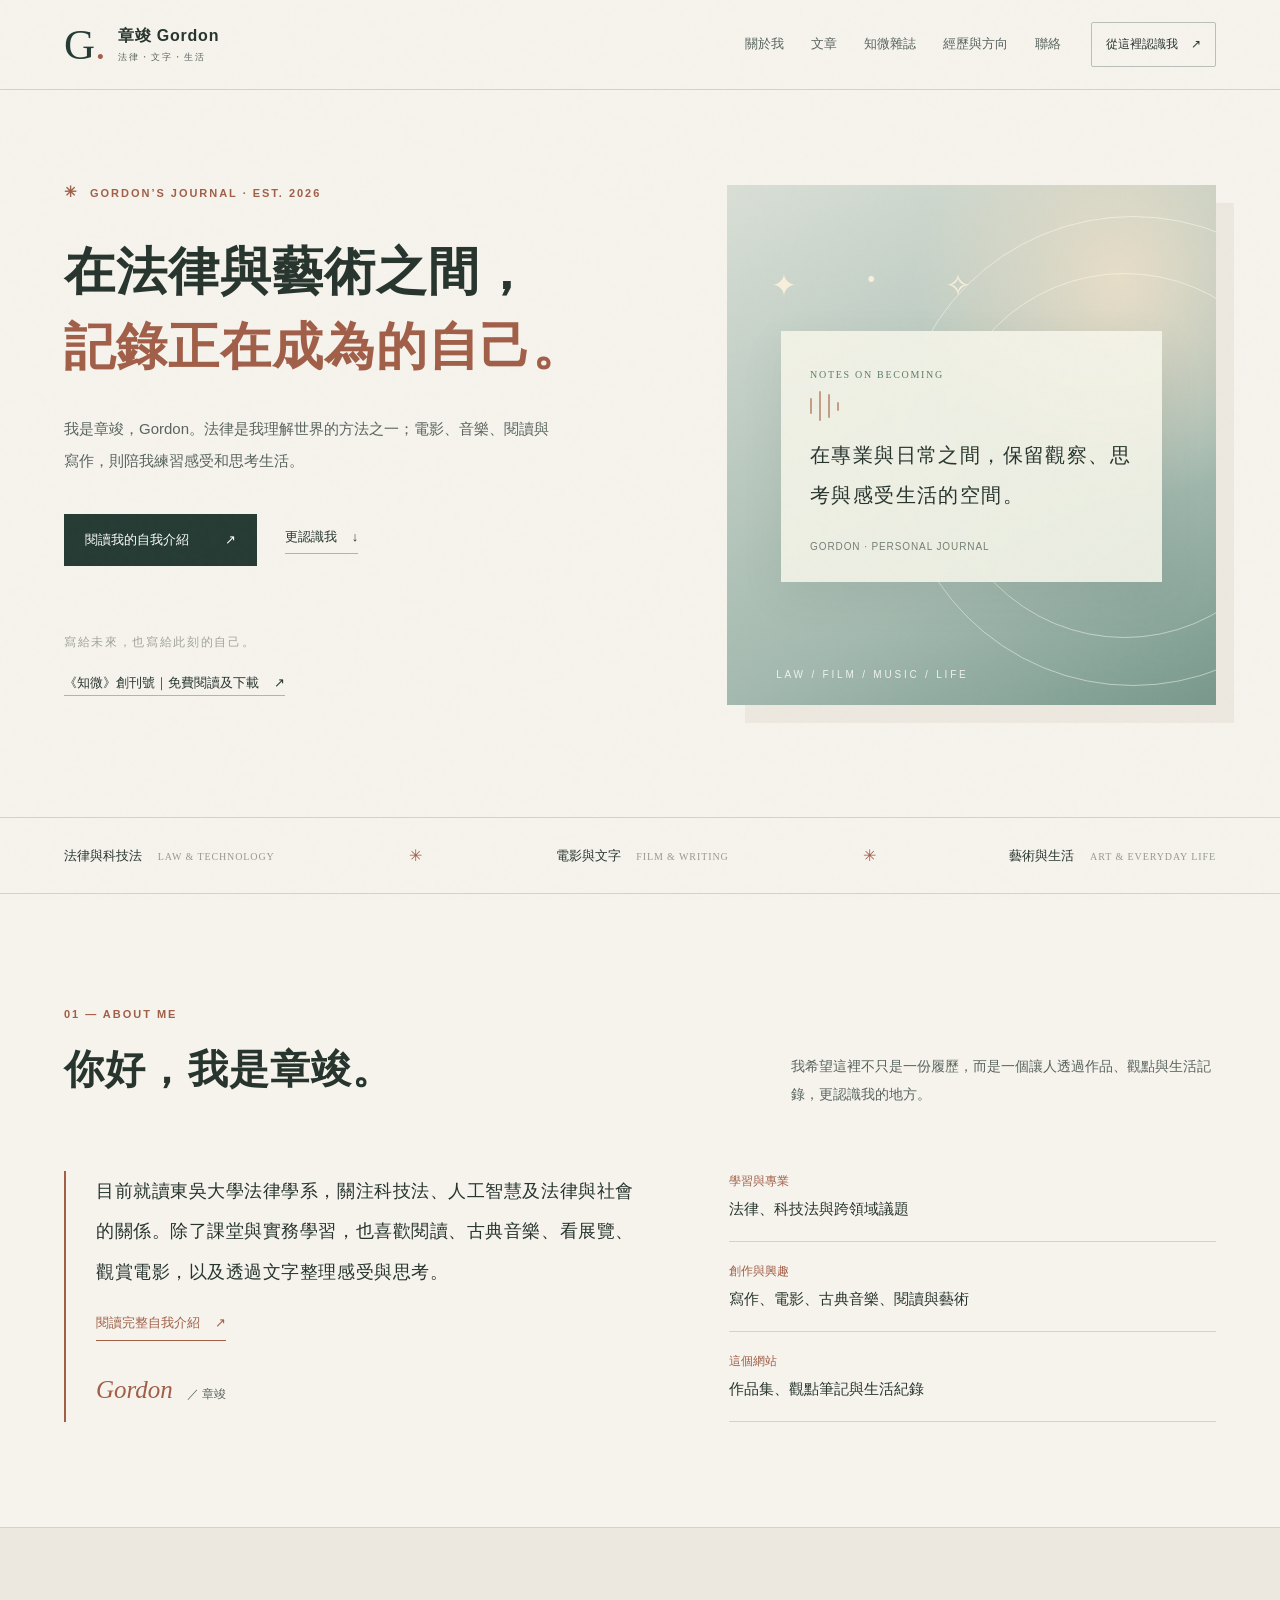
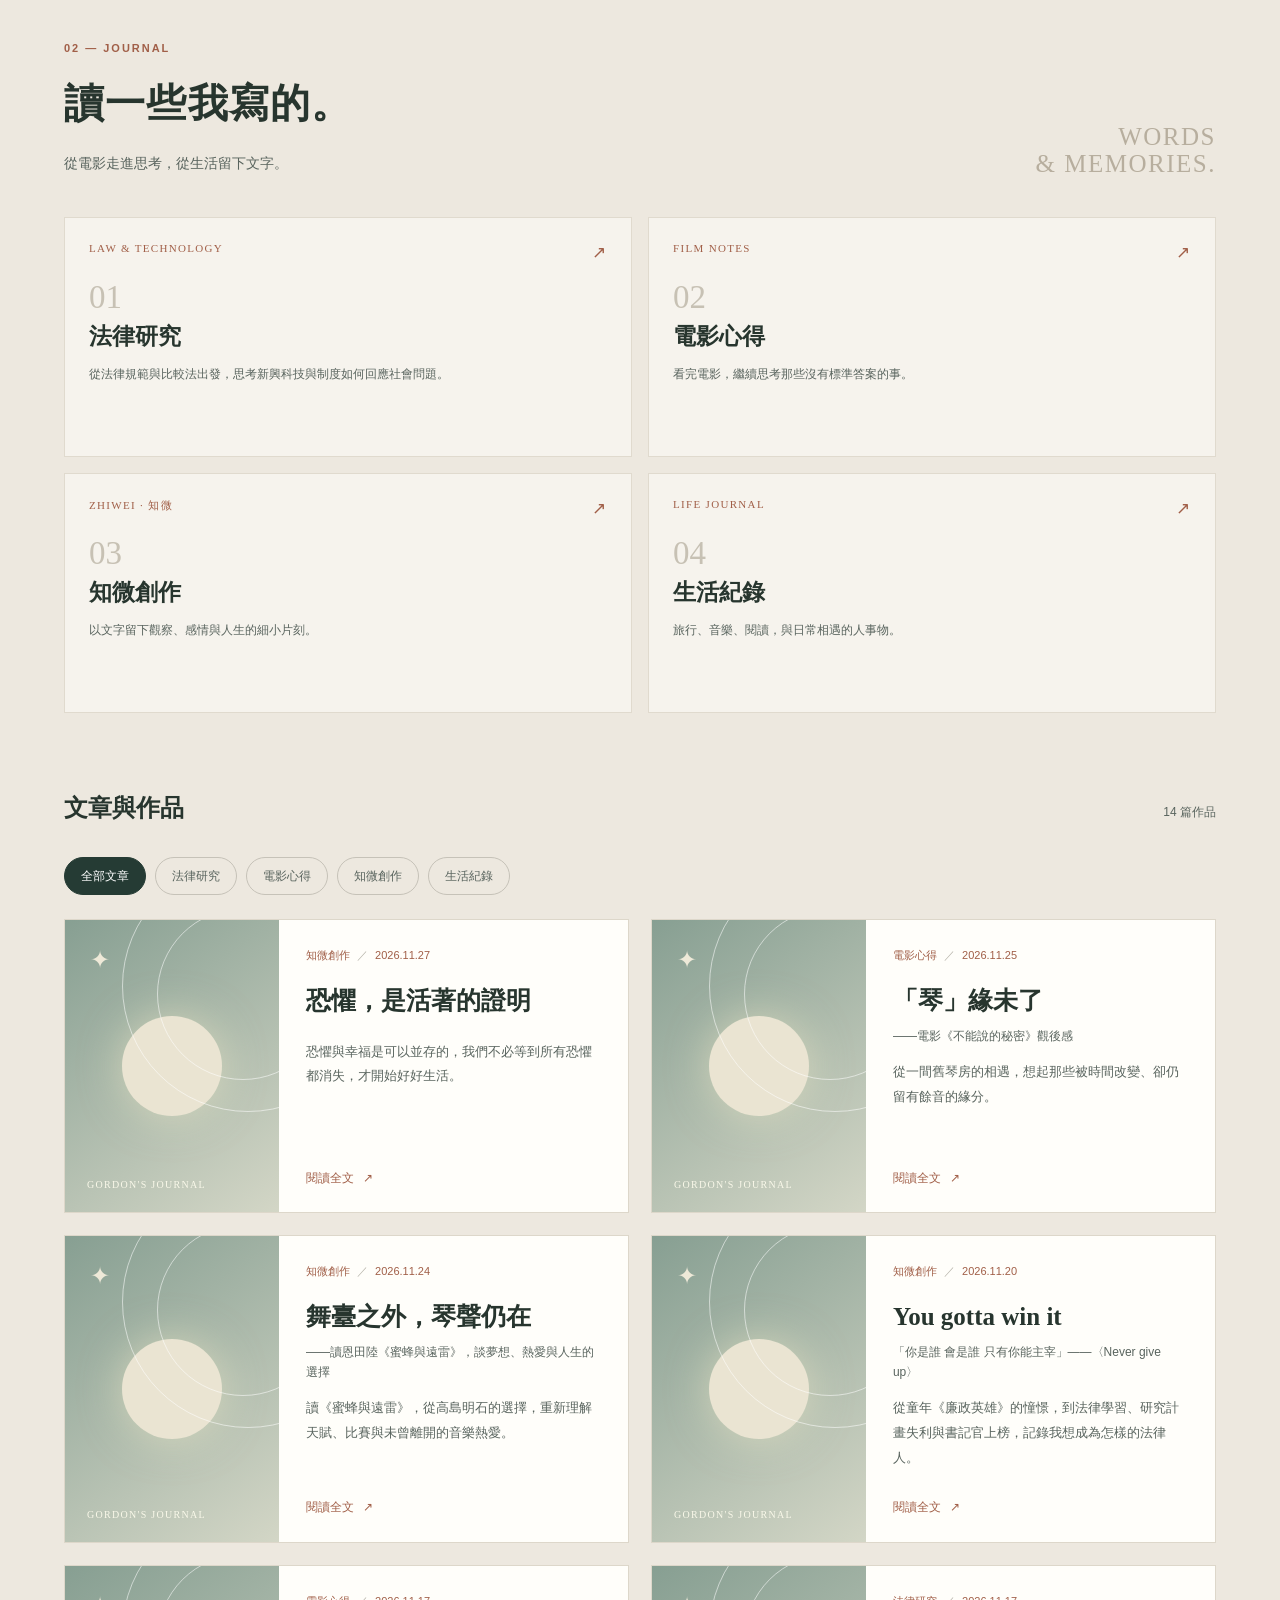
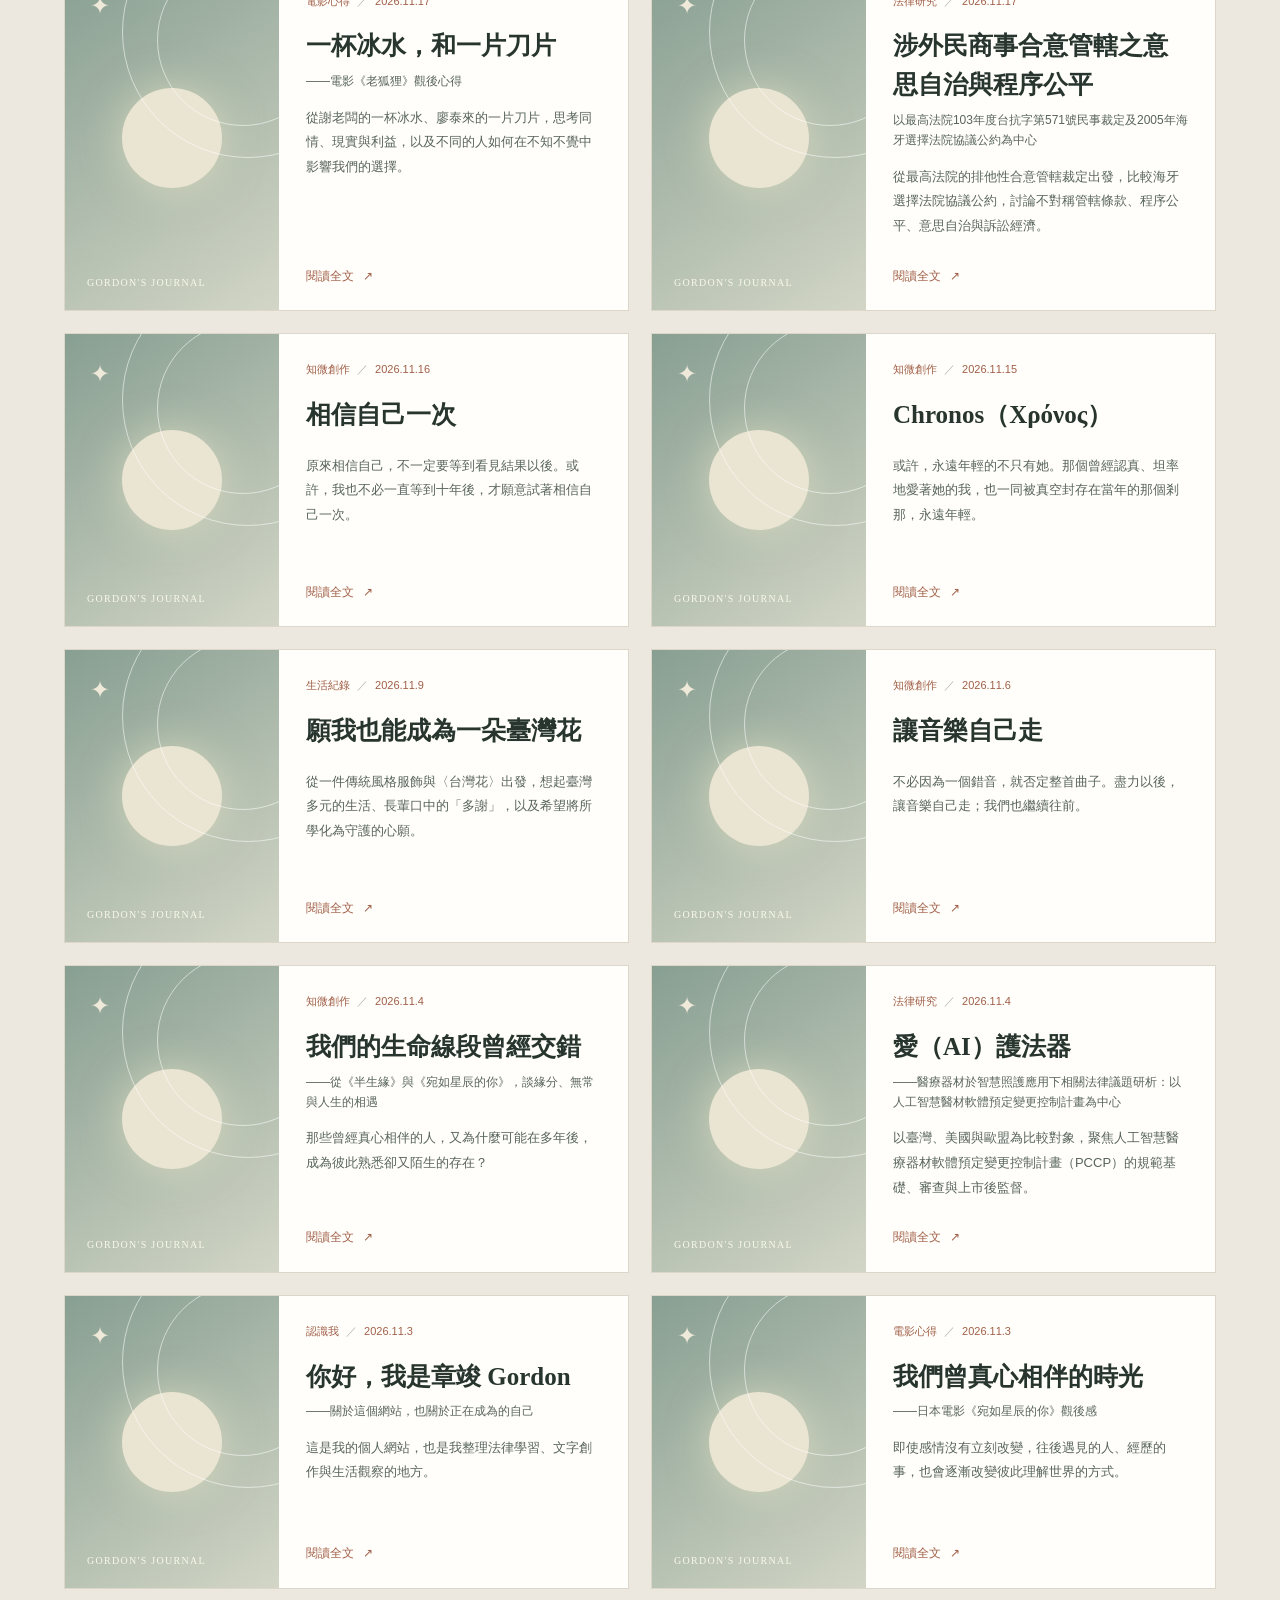
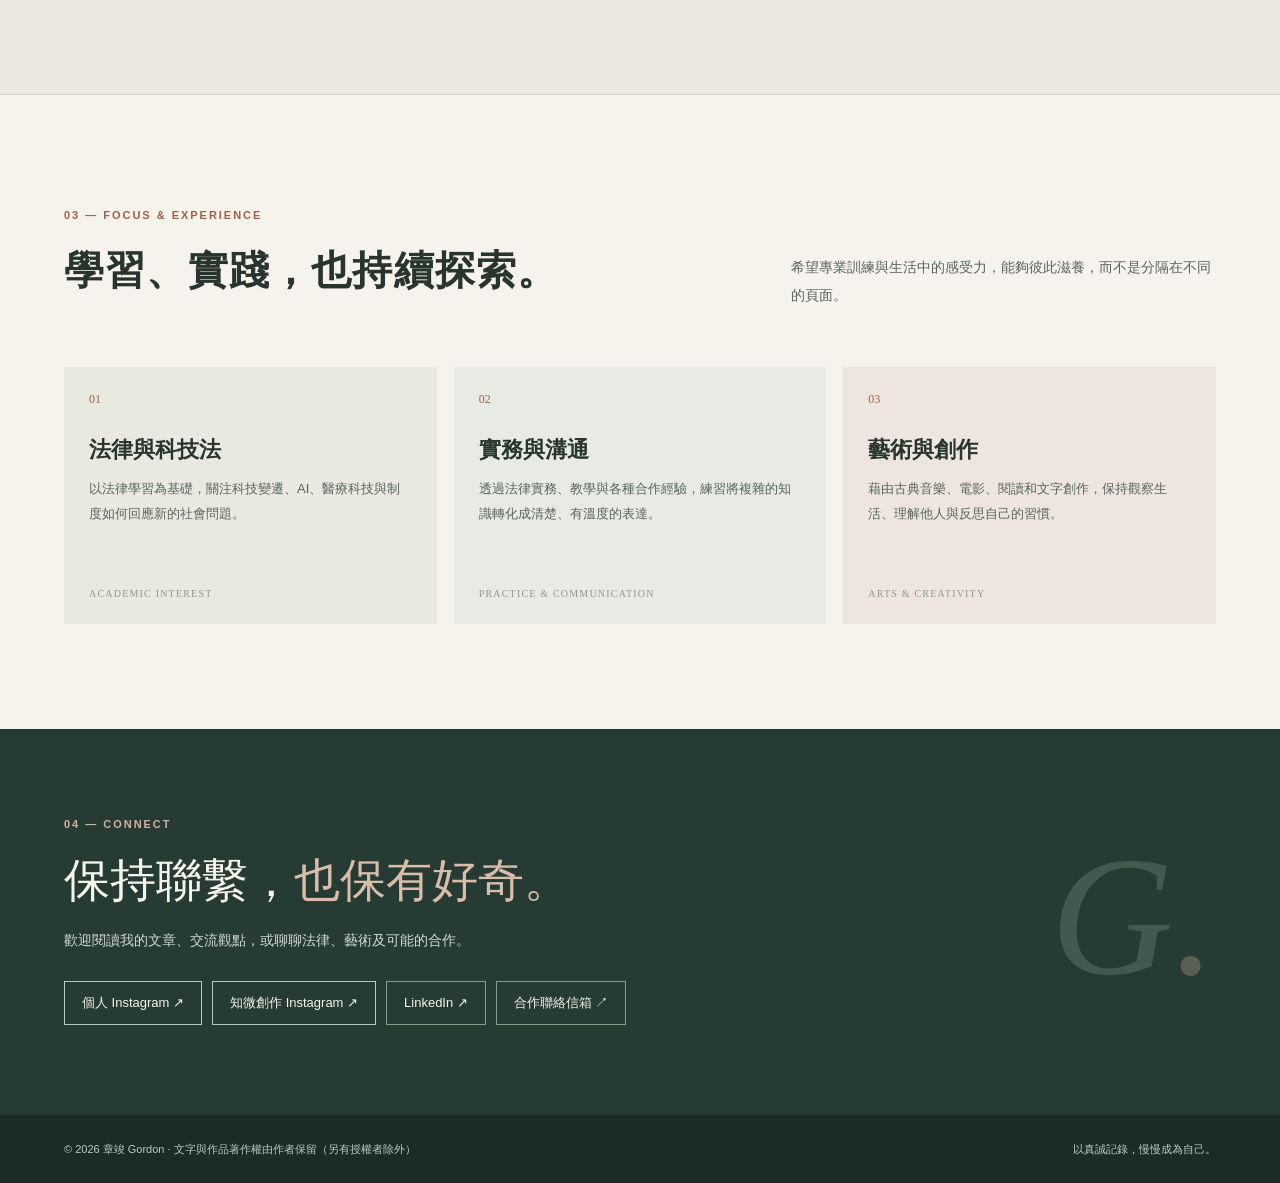
<file: index.html>
<!doctype html>
<html lang="zh-Hant-TW">
<head>
  <meta charset="utf-8">
  <meta name="viewport" content="width=device-width, initial-scale=1">
  <meta name="theme-color" content="#f5f1eb">
  <meta name="referrer" content="no-referrer">
  <meta http-equiv="Content-Security-Policy" content="default-src 'none'; script-src 'self'; style-src 'self' 'sha256-oJegRpprnJGWpDFIQlIJqI3ZyaHipkjnx4PyFBnP4U0='; img-src 'self' data: https:; font-src 'self' data:; connect-src 'none'; object-src 'none'; base-uri 'none'; form-action 'none'; frame-src 'none'; worker-src 'none'; manifest-src 'self'; upgrade-insecure-requests">
  <meta name="description" content="章竣 Gordon 的個人網站。法律、科技法、電影、文字、藝術與生活的記錄。">
  <meta property="og:type" content="website">
  <meta property="og:title" content="章竣 Gordon｜法律・文字・生活">
  <meta property="og:description" content="在法律與藝術之間，記錄正在成為的自己。">
  <title>章竣 Gordon｜法律・文字・生活</title>
  <link rel="icon" type="image/svg+xml" href="favicon.svg">
  <link rel="stylesheet" href="styles.css">
  <script src="site-content.js?v=20261121-ygtwi-fix-02" defer></script>
  <script src="post-fear-20261127.js" defer></script>
  <script src="security-guard.js?v=20261116-security1" defer></script>
  <script src="main.js" defer></script>
</head>
<body>
  <a class="skip-link" href="#main">跳至主要內容</a>
  <div class="grain" aria-hidden="true"></div>
  <header class="site-header">
    <div class="wrap header-inner">
      <a class="brand" href="#home" aria-label="回到章竣 Gordon 首頁">
        <span class="brand-mark">G<span class="brand-dot">.</span></span>
        <span class="brand-title"><strong>章竣 Gordon</strong><small>LAW · ARTS · WORDS</small></span>
      </a>
      <nav class="site-nav" aria-label="主要導覽">
        <a href="#about">關於我</a>
        <a href="#journal">文章</a>
        <a href="zhiwei.html">知微雜誌</a>
        <a href="#portfolio">經歷與方向</a>
        <a href="#contact">聯絡</a>
      </nav>
      <a class="nav-read" href="#read/hello-im-gordon">從這裡認識我 <span aria-hidden="true">↗</span></a>
    </div>
  </header>

  <main id="main">
    <div id="home-view">
      <section class="hero wrap" id="home" aria-labelledby="hero-heading">
        <div class="hero-copy">
          <div class="eyebrow"><span class="tiny-star">✳</span> GORDON’S JOURNAL · EST. 2026</div>
          <h1 id="hero-heading">在法律與藝術之間，<br><em>記錄正在成為的自己。</em></h1>
          <p class="hero-description" id="hero-description">我是章竣，Gordon。法律是我理解世界的方法之一；電影、音樂、閱讀與寫作，則陪我練習感受和思考生活。</p>
          <div class="hero-actions">
            <a class="primary-btn" href="#read/hello-im-gordon">閱讀我的自我介紹 <span aria-hidden="true">↗</span></a>
            <a class="text-link" href="#about">更認識我 <span aria-hidden="true">↓</span></a>
          </div>
          <p class="hero-note">寫給未來，也寫給此刻的自己。</p>
          <p><a class="text-link" href="zhiwei.html">《知微》創刊號｜免費閱讀及下載 <span aria-hidden="true">↗</span></a></p>
        </div>
        <div class="hero-visual" aria-label="以海面、星辰與紙頁為靈感的網站視覺設計">
          <div class="visual-stars" aria-hidden="true">✦ <span>·</span> ✧</div>
          <div class="visual-orbit orbit-one"></div><div class="visual-orbit orbit-two"></div>
          <div class="visual-card">
            <span>NOTES ON BECOMING</span>
            <div class="visual-lines" aria-hidden="true"><i></i><i></i><i></i><i></i></div>
            <p>在專業與日常之間，保留觀察、思考與感受生活的空間。</p>
            <small>GORDON · PERSONAL JOURNAL</small>
          </div>
          <span class="visual-bottom">LAW / FILM / MUSIC / LIFE</span>
        </div>
      </section>

      <div class="ticker-border">
        <div class="wrap ticker" aria-label="關注領域">
          <span>法律與科技法 <i>LAW & TECHNOLOGY</i></span>
          <b aria-hidden="true">✳</b>
          <span>電影與文字 <i>FILM & WRITING</i></span>
          <b aria-hidden="true">✳</b>
          <span>藝術與生活 <i>ART & EVERYDAY LIFE</i></span>
        </div>
      </div>

      <section class="section wrap intro-section" id="about" aria-labelledby="about-heading">
        <div class="section-heading two-col-head">
          <div><span class="eyebrow">01 — ABOUT ME</span><h2 id="about-heading">你好，我是章竣。</h2></div>
          <p>我希望這裡不只是一份履歷，而是一個讓人透過作品、觀點與生活記錄，更認識我的地方。</p>
        </div>
        <div class="about-grid">
          <div class="about-statement"><p id="about-main">目前就讀東吳大學法律學系，關注科技法、人工智慧及法律與社會的關係。除了課堂與實務學習，也喜歡閱讀、古典音樂、看展覽、觀賞電影，以及透過文字整理感受與思考。</p><a class="about-more" href="#read/hello-im-gordon">閱讀完整自我介紹 <span aria-hidden="true">↗</span></a><div class="signoff">Gordon <span>／ 章竣</span></div></div>
          <div class="about-facts">
            <div><span>學習與專業</span><strong>法律、科技法與跨領域議題</strong></div>
            <div><span>創作與興趣</span><strong>寫作、電影、古典音樂、閱讀與藝術</strong></div>
            <div><span>這個網站</span><strong>作品集、觀點筆記與生活紀錄</strong></div>
          </div>
        </div>
      </section>

      <section class="section section-tint" id="journal" aria-labelledby="journal-heading">
        <div class="wrap">
          <div class="section-heading journal-top">
            <div><span class="eyebrow">02 — JOURNAL</span><h2 id="journal-heading">讀一些我寫的。</h2><p>從電影走進思考，從生活留下文字。</p></div>
            <span class="section-side-mark" aria-hidden="true">WORDS<br>& MEMORIES.</span>
          </div>
          <div class="category-grid" id="category-grid" aria-label="文章專區"></div>
          <div class="journal-list-head"><h3>文章與作品</h3><p id="post-count"></p></div>
          <div class="filter-row" id="filters" role="group" aria-label="依分類篩選文章"></div>
          <div class="posts-grid" id="posts-list"></div>
        </div>
      </section>

      <section class="section wrap portfolio-section" id="portfolio" aria-labelledby="portfolio-heading">
        <div class="section-heading two-col-head">
          <div><span class="eyebrow">03 — FOCUS & EXPERIENCE</span><h2 id="portfolio-heading">學習、實踐，也持續探索。</h2></div>
          <p>希望專業訓練與生活中的感受力，能夠彼此滋養，而不是分隔在不同的頁面。</p>
        </div>
        <div class="focus-grid">
          <article><span class="focus-num">01</span><h3>法律與科技法</h3><p>以法律學習為基礎，關注科技變遷、AI、醫療科技與制度如何回應新的社會問題。</p><span class="focus-label">ACADEMIC INTEREST</span></article>
          <article><span class="focus-num">02</span><h3>實務與溝通</h3><p>透過法律實務、教學與各種合作經驗，練習將複雜的知識轉化成清楚、有溫度的表達。</p><span class="focus-label">PRACTICE & COMMUNICATION</span></article>
          <article><span class="focus-num">03</span><h3>藝術與創作</h3><p>藉由古典音樂、電影、閱讀和文字創作，保持觀察生活、理解他人與反思自己的習慣。</p><span class="focus-label">ARTS & CREATIVITY</span></article>
        </div>
      </section>

      <section class="contact-section" id="contact" aria-labelledby="contact-heading">
        <div class="wrap contact-inner">
          <div><span class="eyebrow">04 — CONNECT</span><h2 id="contact-heading">保持聯繫，<em>也保有好奇。</em></h2><p>歡迎閱讀我的文章、交流觀點，或聊聊法律、藝術及可能的合作。</p><div id="social-area"></div></div>
          <div class="contact-deco" aria-hidden="true">G<span>.</span></div>
        </div>
      </section>
    </div>

    <div id="article-view" hidden>
      <div class="wrap article-shell"><a class="back-link" href="#journal">← 回到文章列表</a><div id="article-body"></div></div>
    </div>
  </main>
  <footer class="site-footer"><div class="wrap footer-inner"><span>© <span id="current-year">2026</span> 章竣 Gordon · 文字與作品著作權由作者保留（另有授權者除外）</span><span>以真誠記錄，慢慢成為自己。</span></div></footer>
</body>
</html>
</file>
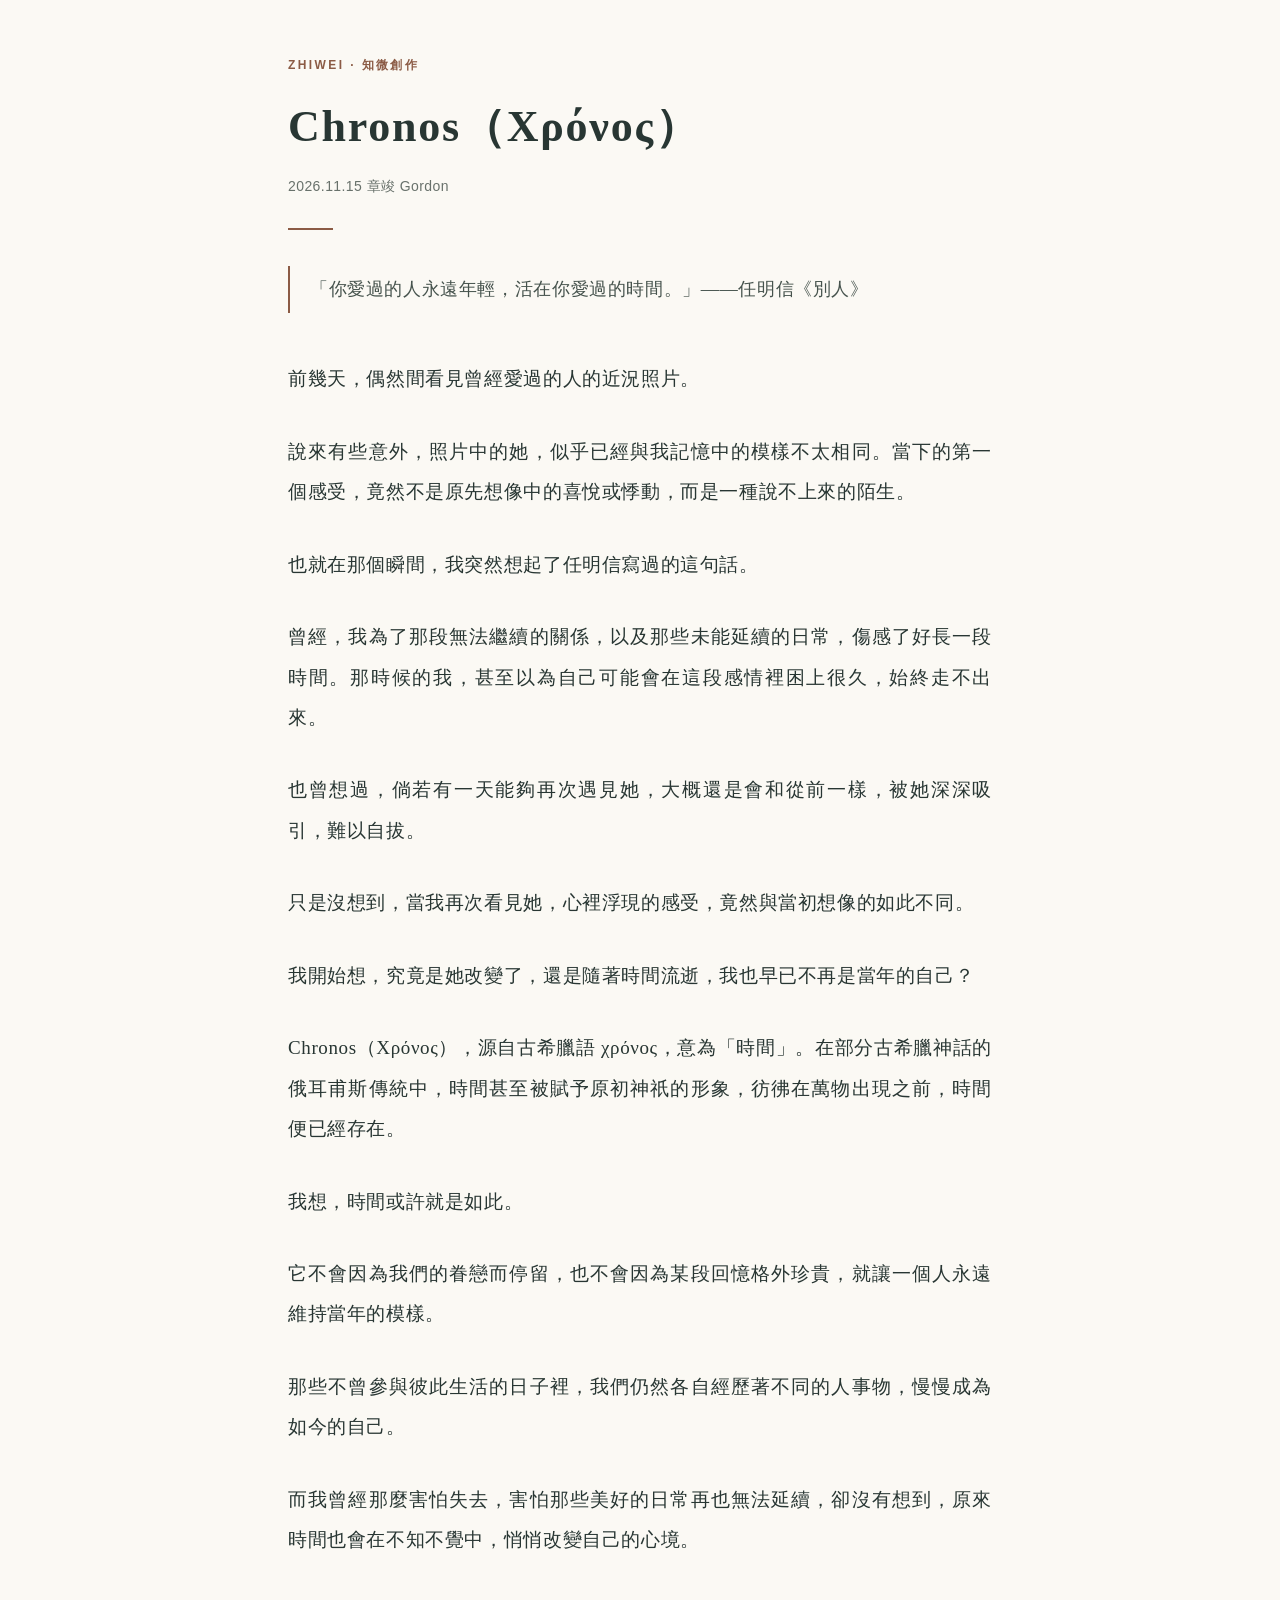
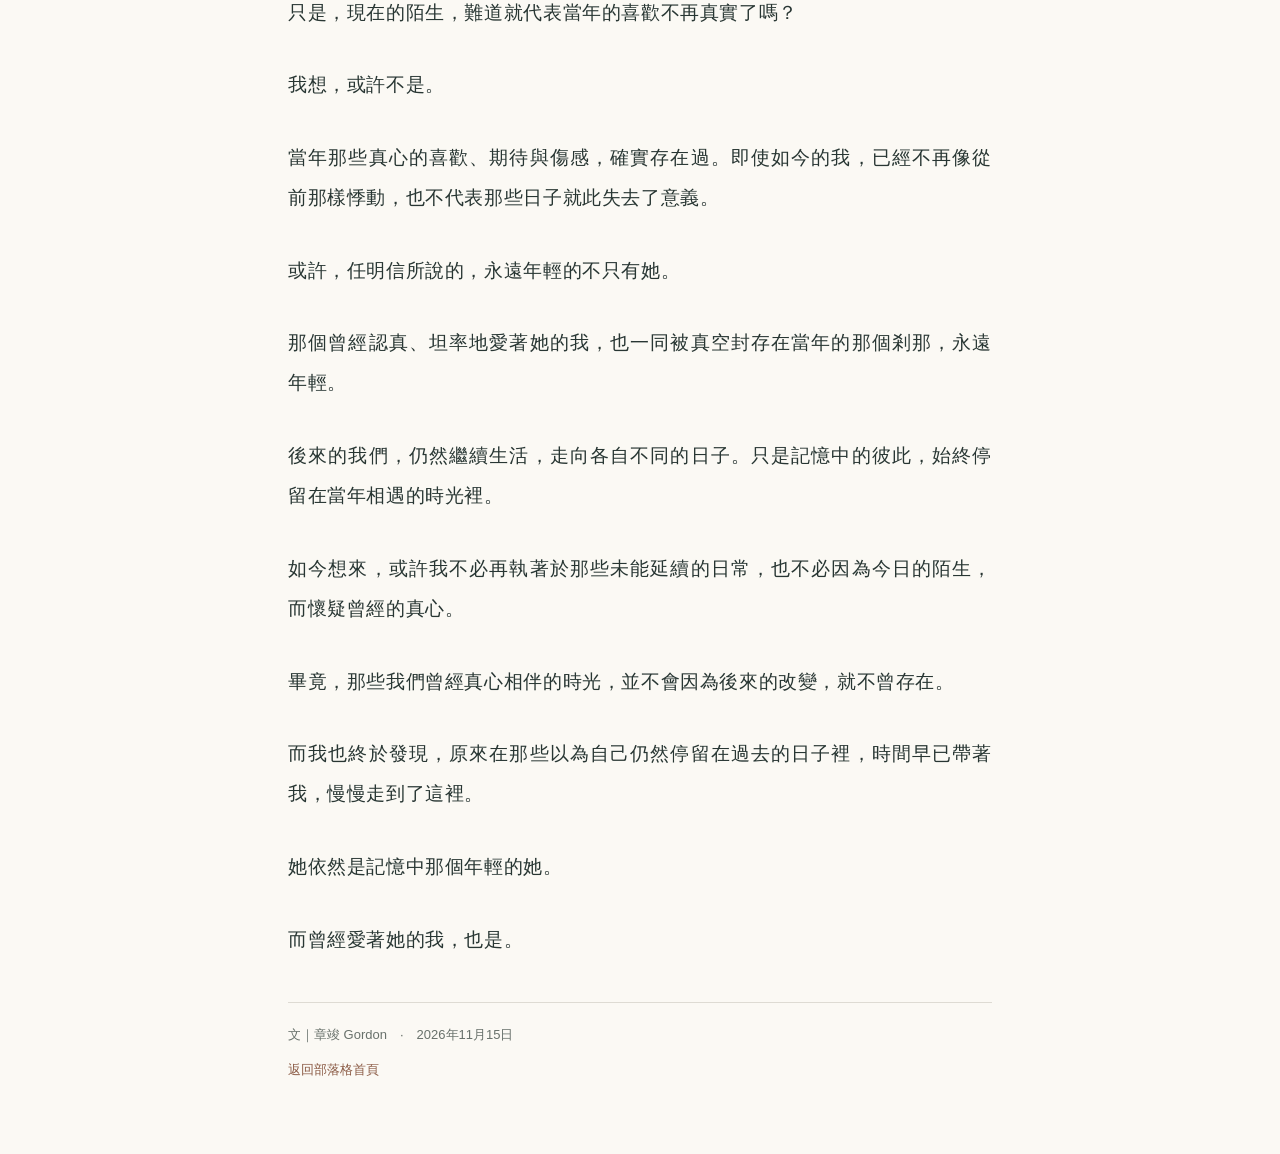
<file: chronos.html>
<!doctype html>
<html lang="zh-Hant-TW">
<head>
  <meta charset="utf-8">
  <meta name="viewport" content="width=device-width, initial-scale=1">
  <meta name="color-scheme" content="light">
  <meta name="author" content="章竣 Gordon">
  <meta name="description" content="原來在那些以為自己仍然停留在過去的日子裡，時間早已帶著我，慢慢走到了這裡。">
  <meta property="og:type" content="article">
  <meta property="og:title" content="Chronos（Χρόνος）">
  <meta property="og:description" content="原來在那些以為自己仍然停留在過去的日子裡，時間早已帶著我，慢慢走到了這裡。">
  <meta property="article:published_time" content="2026-11-15">
  <title>Chronos（Χρόνος）｜章竣 Gordon</title>
  <style>
    :root { color-scheme:light; --paper:#fbf9f4; --ink:#283633; --muted:#68716b; --accent:#8b5b45; --line:#dedbd3; }
    *,*::before,*::after { box-sizing:border-box; }
    html { -webkit-text-size-adjust:100%; scroll-behavior:smooth; }
    body { margin:0; background:var(--paper); color:var(--ink); font-family:"Noto Serif TC","Noto Serif CJK TC","Songti TC","PMingLiU",serif; }
    main { max-width:780px; margin:0 auto; padding:clamp(30px,5vw,56px) clamp(19px,5vw,38px) 72px; }
    .eyebrow { font:600 12px/1.5 "Noto Sans TC","PingFang TC","Microsoft JhengHei",sans-serif; letter-spacing:.20em; color:var(--accent); margin:0 0 22px; }
    h1 { font-size:clamp(32px,5.3vw,44px); font-weight:700; letter-spacing:.04em; line-height:1.4; margin:0 0 17px; overflow-wrap:anywhere; }
    .meta { font:400 14px/1.7 "Noto Sans TC","PingFang TC","Microsoft JhengHei",sans-serif; letter-spacing:.03em; color:var(--muted); }
    .rule { width:45px; height:2px; background:var(--accent); margin:30px 0 36px; }
    article { font-size:clamp(17px,2.5vw,19px); line-height:2.12; letter-spacing:.032em; overflow-wrap:anywhere; }
    article p { margin:0 0 1.7em; text-align:justify; text-justify:inter-ideograph; }
    .opening-quote { margin:0 0 2.45em; border-left:2px solid var(--accent); padding:5px 0 5px 20px; color:#46534d; }
    .opening-quote p { margin:0; text-align:left; font-size:.96em; line-height:2; }
    footer { border-top:1px solid var(--line); padding-top:20px; margin-top:42px; color:var(--muted); font:400 13px/1.8 "Noto Sans TC","PingFang TC","Microsoft JhengHei",sans-serif; }
    .back { display:inline-block; color:var(--accent); text-decoration:none; margin-top:12px; text-underline-offset:.25em; }
    .back:hover, .back:focus-visible { text-decoration:underline; }
    @media(max-width:600px) { article p { text-align:left; } .opening-quote { padding-left:16px; } }
    @media(prefers-reduced-motion:reduce) { html { scroll-behavior:auto; } }
    @media print { body { background:#fff; } main { max-width:100%; padding:0; } article { font-size:12pt; line-height:1.85; } article p { break-inside:avoid; } .back { display:none; } }
  </style>
  <script type="application/ld+json">{"@context":"https://schema.org","@type":"BlogPosting","headline":"Chronos（Χρόνος）","datePublished":"2026-11-15","author":{"@type":"Person","name":"章竣 Gordon"},"inLanguage":"zh-Hant-TW","description":"原來在那些以為自己仍然停留在過去的日子裡，時間早已帶著我，慢慢走到了這裡。"}</script>
</head>
<body>
  <main>
    <div class="eyebrow">ZHIWEI · 知微創作</div>
    <header>
      <h1>Chronos（Χρόνος）</h1>
      <div class="meta"><time datetime="2026-11-15">2026.11.15</time> 章竣 Gordon</div>
    </header>
    <div class="rule" aria-hidden="true"></div>
    <article>
      <blockquote class="opening-quote"><p>「你愛過的人永遠年輕，活在你愛過的時間。」——任明信《別人》</p></blockquote>
      <p>前幾天，偶然間看見曾經愛過的人的近況照片。</p>
      <p>說來有些意外，照片中的她，似乎已經與我記憶中的模樣不太相同。當下的第一個感受，竟然不是原先想像中的喜悅或悸動，而是一種說不上來的陌生。</p>
      <p>也就在那個瞬間，我突然想起了任明信寫過的這句話。</p>
      <p>曾經，我為了那段無法繼續的關係，以及那些未能延續的日常，傷感了好長一段時間。那時候的我，甚至以為自己可能會在這段感情裡困上很久，始終走不出來。</p>
      <p>也曾想過，倘若有一天能夠再次遇見她，大概還是會和從前一樣，被她深深吸引，難以自拔。</p>
      <p>只是沒想到，當我再次看見她，心裡浮現的感受，竟然與當初想像的如此不同。</p>
      <p>我開始想，究竟是她改變了，還是隨著時間流逝，我也早已不再是當年的自己？</p>
      <p>Chronos（Χρόνος），源自古希臘語 χρόνος，意為「時間」。在部分古希臘神話的俄耳甫斯傳統中，時間甚至被賦予原初神祇的形象，彷彿在萬物出現之前，時間便已經存在。</p>
      <p>我想，時間或許就是如此。</p>
      <p>它不會因為我們的眷戀而停留，也不會因為某段回憶格外珍貴，就讓一個人永遠維持當年的模樣。</p>
      <p>那些不曾參與彼此生活的日子裡，我們仍然各自經歷著不同的人事物，慢慢成為如今的自己。</p>
      <p>而我曾經那麼害怕失去，害怕那些美好的日常再也無法延續，卻沒有想到，原來時間也會在不知不覺中，悄悄改變自己的心境。</p>
      <p>只是，現在的陌生，難道就代表當年的喜歡不再真實了嗎？</p>
      <p>我想，或許不是。</p>
      <p>當年那些真心的喜歡、期待與傷感，確實存在過。即使如今的我，已經不再像從前那樣悸動，也不代表那些日子就此失去了意義。</p>
      <p>或許，任明信所說的，永遠年輕的不只有她。</p>
      <p>那個曾經認真、坦率地愛著她的我，也一同被真空封存在當年的那個剎那，永遠年輕。</p>
      <p>後來的我們，仍然繼續生活，走向各自不同的日子。只是記憶中的彼此，始終停留在當年相遇的時光裡。</p>
      <p>如今想來，或許我不必再執著於那些未能延續的日常，也不必因為今日的陌生，而懷疑曾經的真心。</p>
      <p>畢竟，那些我們曾經真心相伴的時光，並不會因為後來的改變，就不曾存在。</p>
      <p>而我也終於發現，原來在那些以為自己仍然停留在過去的日子裡，時間早已帶著我，慢慢走到了這裡。</p>
      <p>她依然是記憶中那個年輕的她。</p>
      <p>而曾經愛著她的我，也是。</p>
    </article>
    <footer>
      文｜章竣 Gordon　·　2026年11月15日
      <div><a class="back" href="./" aria-label="返回部落格首頁">返回部落格首頁</a></div>
    </footer>
  </main>
</body>
</html>
</file>
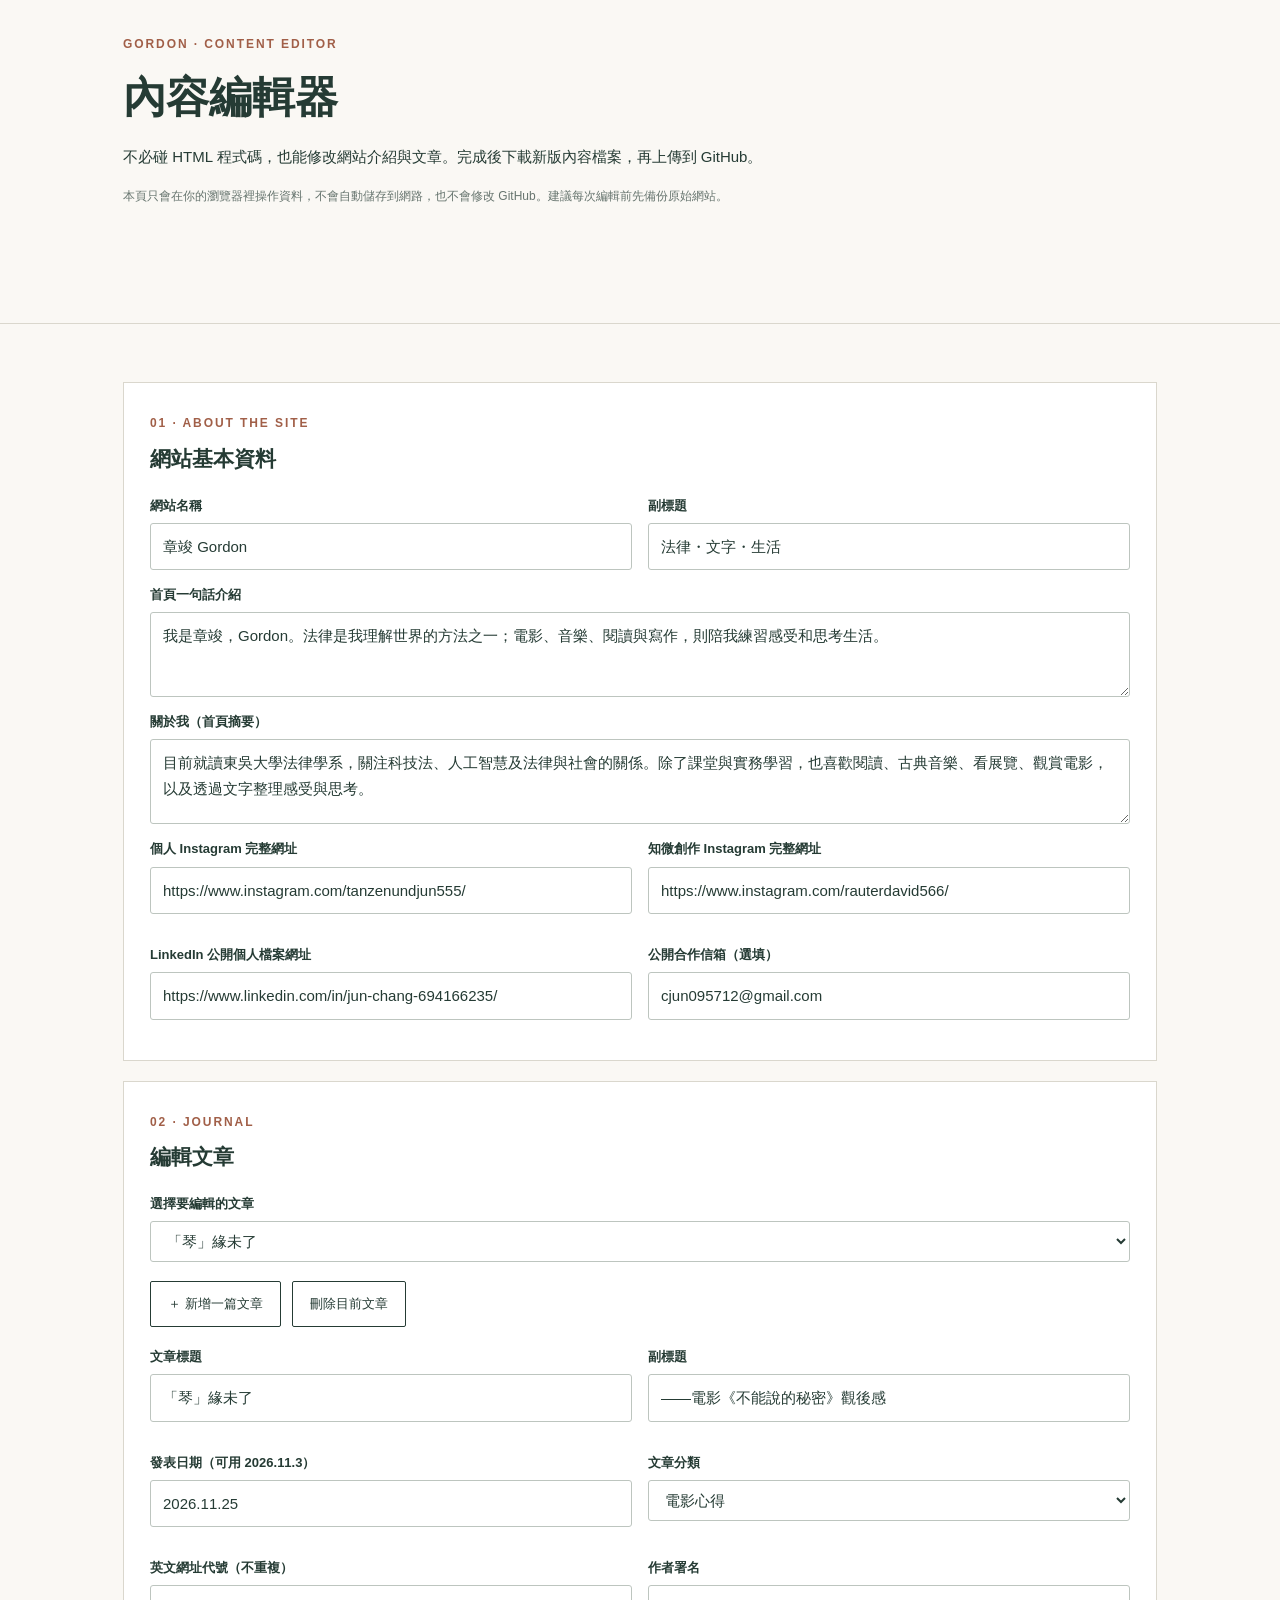
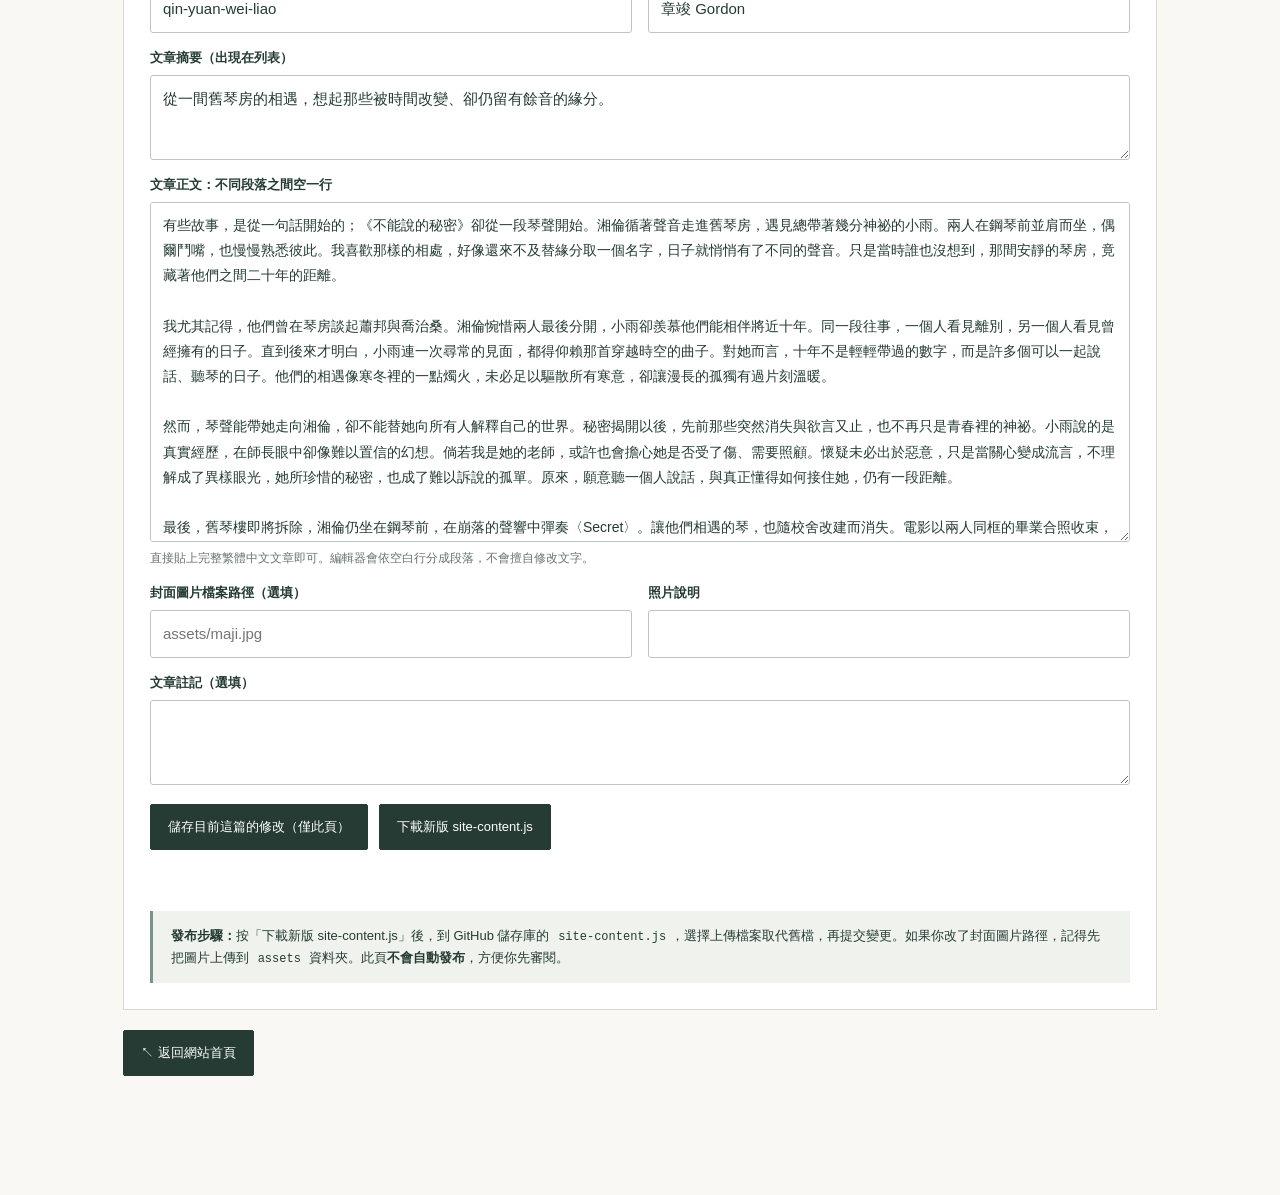
<file: editor.html>
<!doctype html>
<html lang="zh-Hant-TW">
<head>
  <meta charset="utf-8"><meta name="viewport" content="width=device-width, initial-scale=1">
  <meta name="robots" content="noindex, nofollow">
  <title>內容編輯器｜章竣 Gordon 個人網站</title>
  <style>
    :root{--ink:#253b34;--soft:#faf8f4;--line:#dad7cd;--muted:#67756f;--accent:#a15f48}*{box-sizing:border-box}
    body{margin:0;background:var(--soft);color:var(--ink);font:15px/1.7 "PingFang TC","Microsoft JhengHei",sans-serif}
    .wrap{max-width:1080px;margin:auto;padding:30px 23px 100px}header{border-bottom:1px solid var(--line);margin-bottom:28px}
    h1{font-family:"Noto Serif TC","Songti TC",serif;font-size:clamp(28px,4vw,43px);margin:5px 0 10px}
    h2{font-size:21px;margin:6px 0 18px}h3{font-size:17px;margin:28px 0 12px}.small{font-size:12px;color:var(--muted)}p{margin:8px 0 17px}
    .flag{font-size:12px;letter-spacing:.16em;color:var(--accent);font-weight:700}.pane{padding:26px;background:white;border:1px solid var(--line);margin-bottom:20px}
    .grid{display:grid;grid-template-columns:1fr 1fr;gap:16px}.group{display:flex;flex-direction:column;gap:6px;margin-bottom:14px}
    label{font-size:13px;font-weight:700}input,textarea,select{border:1px solid #bdc5bf;padding:10px 12px;border-radius:3px;width:100%;font:inherit;background:#fff;color:var(--ink)}
    textarea{resize:vertical;min-height:85px}#post-paragraphs{min-height:340px;line-height:1.8;font-size:14px}
    input:focus,textarea:focus,select:focus{outline:2px solid #a4bbb0;outline-offset:1px}
    .actions{display:flex;gap:11px;flex-wrap:wrap;margin:19px 0}
    button,.button{background:var(--ink);color:white;cursor:pointer;border:1px solid var(--ink);padding:11px 17px;font:inherit;font-size:13px;border-radius:2px;text-decoration:none}
    button.secondary{background:white;color:var(--ink)}button:hover{opacity:.85}.hint{background:#f0f3ed;padding:14px 18px;font-size:13px;border-left:3px solid #779486}
    code{font:12px ui-monospace,monospace;background:#f0f3ed;padding:1px 5px}
    #status{color:#43735c;font-size:13px;min-height:25px}
    @media(max-width:650px){.grid{grid-template-columns:1fr}.pane{padding:18px}.wrap{padding-inline:15px}}
  </style>
  <script src="site-content.js"></script>
</head>
<body>
<header><div class="wrap"><span class="flag">GORDON · CONTENT EDITOR</span><h1>內容編輯器</h1><p>不必碰 HTML 程式碼，也能修改網站介紹與文章。完成後下載新版內容檔案，再上傳到 GitHub。</p><p class="small">本頁只會在你的瀏覽器裡操作資料，不會自動儲存到網路，也不會修改 GitHub。建議每次編輯前先備份原始網站。</p></div></header>
<main class="wrap">
<section class="pane"><span class="flag">01 · ABOUT THE SITE</span><h2>網站基本資料</h2>
<div class="grid"><div class="group"><label for="site-title">網站名稱</label><input id="site-title"></div><div class="group"><label for="site-subtitle">副標題</label><input id="site-subtitle"></div></div>
<div class="group"><label for="site-heroDescription">首頁一句話介紹</label><textarea id="site-heroDescription"></textarea></div>
<div class="group"><label for="site-about">關於我（首頁摘要）</label><textarea id="site-about"></textarea></div>
<div class="grid"><div class="group"><label for="site-instagramPersonalUrl">個人 Instagram 完整網址</label><input id="site-instagramPersonalUrl" type="url" placeholder="https://www.instagram.com/個人帳號/"></div><div class="group"><label for="site-instagramCreativeUrl">知微創作 Instagram 完整網址</label><input id="site-instagramCreativeUrl" type="url" placeholder="https://www.instagram.com/創作帳號/"></div><div class="group"><label for="site-linkedinUrl">LinkedIn 公開個人檔案網址</label><input id="site-linkedinUrl" type="url" placeholder="https://www.linkedin.com/in/個人網址/"></div><div class="group"><label for="site-email">公開合作信箱（選填）</label><input id="site-email" type="email" placeholder="留空就不顯示"></div></div>
</section>
<section class="pane"><span class="flag">02 · JOURNAL</span><h2>編輯文章</h2>
<div class="group"><label for="post-select">選擇要編輯的文章</label><select id="post-select"></select></div>
<div class="actions"><button id="new-post" type="button" class="secondary">＋ 新增一篇文章</button><button id="remove-post" type="button" class="secondary">刪除目前文章</button></div>
<div class="grid"><div class="group"><label for="post-title">文章標題</label><input id="post-title"></div><div class="group"><label for="post-subtitle">副標題</label><input id="post-subtitle"></div>
<div class="group"><label for="post-date">發表日期（可用 2026.11.3）</label><input id="post-date"></div><div class="group"><label for="post-category">文章分類</label><select id="post-category"><option value="about">認識我</option><option value="film">電影心得</option><option value="zhiwei">知微創作</option><option value="life">生活紀錄</option></select></div>
<div class="group"><label for="post-slug">英文網址代號（不重複）</label><input id="post-slug" placeholder="my-new-post"></div><div class="group"><label for="post-author">作者署名</label><input id="post-author"></div></div>
<div class="group"><label for="post-excerpt">文章摘要（出現在列表）</label><textarea id="post-excerpt"></textarea></div>
<div class="group"><label for="post-paragraphs">文章正文：不同段落之間空一行</label><textarea id="post-paragraphs" placeholder="第一段文字。\n\n第二段文字。"></textarea><span class="small">直接貼上完整繁體中文文章即可。編輯器會依空白行分成段落，不會擅自修改文字。</span></div>
<div class="grid"><div class="group"><label for="post-coverImage">封面圖片檔案路徑（選填）</label><input id="post-coverImage" placeholder="assets/maji.jpg"></div><div class="group"><label for="post-coverCaption">照片說明</label><input id="post-coverCaption"></div></div>
<div class="group"><label for="post-footnote">文章註記（選填）</label><textarea id="post-footnote"></textarea></div>
<div class="actions"><button id="save-post" type="button">儲存目前這篇的修改（僅此頁）</button><button id="download" type="button">下載新版 site-content.js</button></div>
<p id="status" role="status" aria-live="polite"></p>
<div class="hint"><strong>發布步驟：</strong>按「下載新版 site-content.js」後，到 GitHub 儲存庫的 <code>site-content.js</code>，選擇上傳檔案取代舊檔，再提交變更。如果你改了封面圖片路徑，記得先把圖片上傳到 <code>assets</code> 資料夾。此頁<strong>不會自動發布</strong>，方便你先審閱。</div>
</section>
<div class="actions"><a class="button" href="index.html">↖ 返回網站首頁</a></div>
</main>
<script>
(() => {
 const data=JSON.parse(JSON.stringify(window.GORDON_SITE));
 const ids=['title','subtitle','heroDescription','about','instagramPersonalUrl','instagramCreativeUrl','linkedinUrl','email'];
 const postKeys=['slug','category','title','subtitle','date','author','excerpt','coverImage','coverCaption','footnote'];
 const $=id=>document.getElementById(id);
 let active=0, isLoading=false;
 const status=t=>{$('status').textContent=t};
 ids.forEach(k=>{$('site-'+k).value=data.site[k]||''});
 function saveCurrent(){
   if(isLoading) return;
   let p=data.posts[active];if(!p)return;
   postKeys.forEach(k=>p[k]=$('post-'+k).value);
   p.paragraphs=$('post-paragraphs').value.trim().split(/\n\s*\n/).map(x=>x.trim()).filter(Boolean);
 }
 function loadSelect(){
   $('post-select').replaceChildren();
   data.posts.forEach((p,i)=>{let o=document.createElement('option');o.value=String(i);o.textContent=p.title||'（未命名文章）';$('post-select').append(o)});
   $('post-select').value=String(active);
 }
 function loadCurrent(){
   isLoading=true;
   const p=data.posts[active];
   postKeys.forEach(k=>$('post-'+k).value=p?.[k]||'');
   $('post-paragraphs').value=(p?.paragraphs||[]).join('\n\n');
   loadSelect();
   isLoading=false;
 }
 $('post-select').addEventListener('change',e=>{saveCurrent();active=Number(e.target.value);loadCurrent();status('已切換文章；先前修改仍保留在此編輯器中。')});
 $('new-post').addEventListener('click',()=>{
  saveCurrent();let n=1;const existing=new Set(data.posts.map(p=>p.slug));while(existing.has('new-post-'+n))n++;
  data.posts.push({slug:'new-post-'+n,category:'life',title:'新文章',subtitle:'',date:'2026.11.3',author:'章竣 Gordon',excerpt:'',coverImage:'',coverCaption:'',paragraphs:['請在這裡輸入文章內容。'],footnote:''});
  active=data.posts.length-1;loadCurrent();status('已建立新文章草稿，記得下載內容檔才會保存。')
 });
 $('remove-post').addEventListener('click',()=>{
   if(data.posts.length<=1){status('網站至少保留一篇文章。');return}
   if(!confirm('確定刪除目前文章？這只會修改本次編輯內容，正式發布前還需下載內容檔。'))return;
   data.posts.splice(active,1);active=Math.max(0,active-1);loadCurrent();status('已從本次編輯資料中移除文章。')
 });
 $('save-post').addEventListener('click',()=>{saveCurrent();loadSelect();status('目前文章修改已暫存在本頁。記得按下載，否則關閉頁面後修改會消失。')});
 $('download').addEventListener('click',()=>{
  saveCurrent();ids.forEach(k=>data.site[k]=$('site-'+k).value);
  if(data.posts.some(p=>!p.slug || !/^[a-z0-9]+(?:-[a-z0-9]+)*$/.test(p.slug))){status('有文章的英文網址代號不符合格式，請使用小寫英文、數字與連字號。');return}
  if(new Set(data.posts.map(p=>p.slug)).size!==data.posts.length){status('有重複的英文網址代號，請修正後再下載。');return}
  const instagramPattern=/^https:\/\/(?:www\.)?instagram\.com\/[A-Za-z0-9_.]+\/?$/;
  for(const k of ['instagramPersonalUrl','instagramCreativeUrl']){
    if(data.site[k] && !instagramPattern.test(data.site[k])){status('Instagram 網址格式不正確，請輸入完整 instagram.com 帳號連結。');return}
  }
  if(data.site.linkedinUrl && !/^https:\/\/(?:www\.)?linkedin\.com\/in\/[A-Za-z0-9_-]+\/?$/.test(data.site.linkedinUrl)){status('LinkedIn 網址格式不正確，請輸入公開個人檔案網址。');return}
  const result='/* 使用章竣 Gordon 個人網站編輯器建立；可以繼續手動編輯 */\nwindow.GORDON_SITE = '+JSON.stringify(data,null,2)+';\n';
  const blob=new Blob([result],{type:'text/javascript;charset=utf-8'}),url=URL.createObjectURL(blob);
  const a=document.createElement('a');a.href=url;a.download='site-content.js';document.body.append(a);a.click();a.remove();setTimeout(()=>URL.revokeObjectURL(url),1200);
  status('已下載新版 site-content.js。請上傳到 GitHub 儲存庫，替換同名檔案後提交。')
 });
 loadCurrent();
})();
</script>
</body>
</html>
</file>
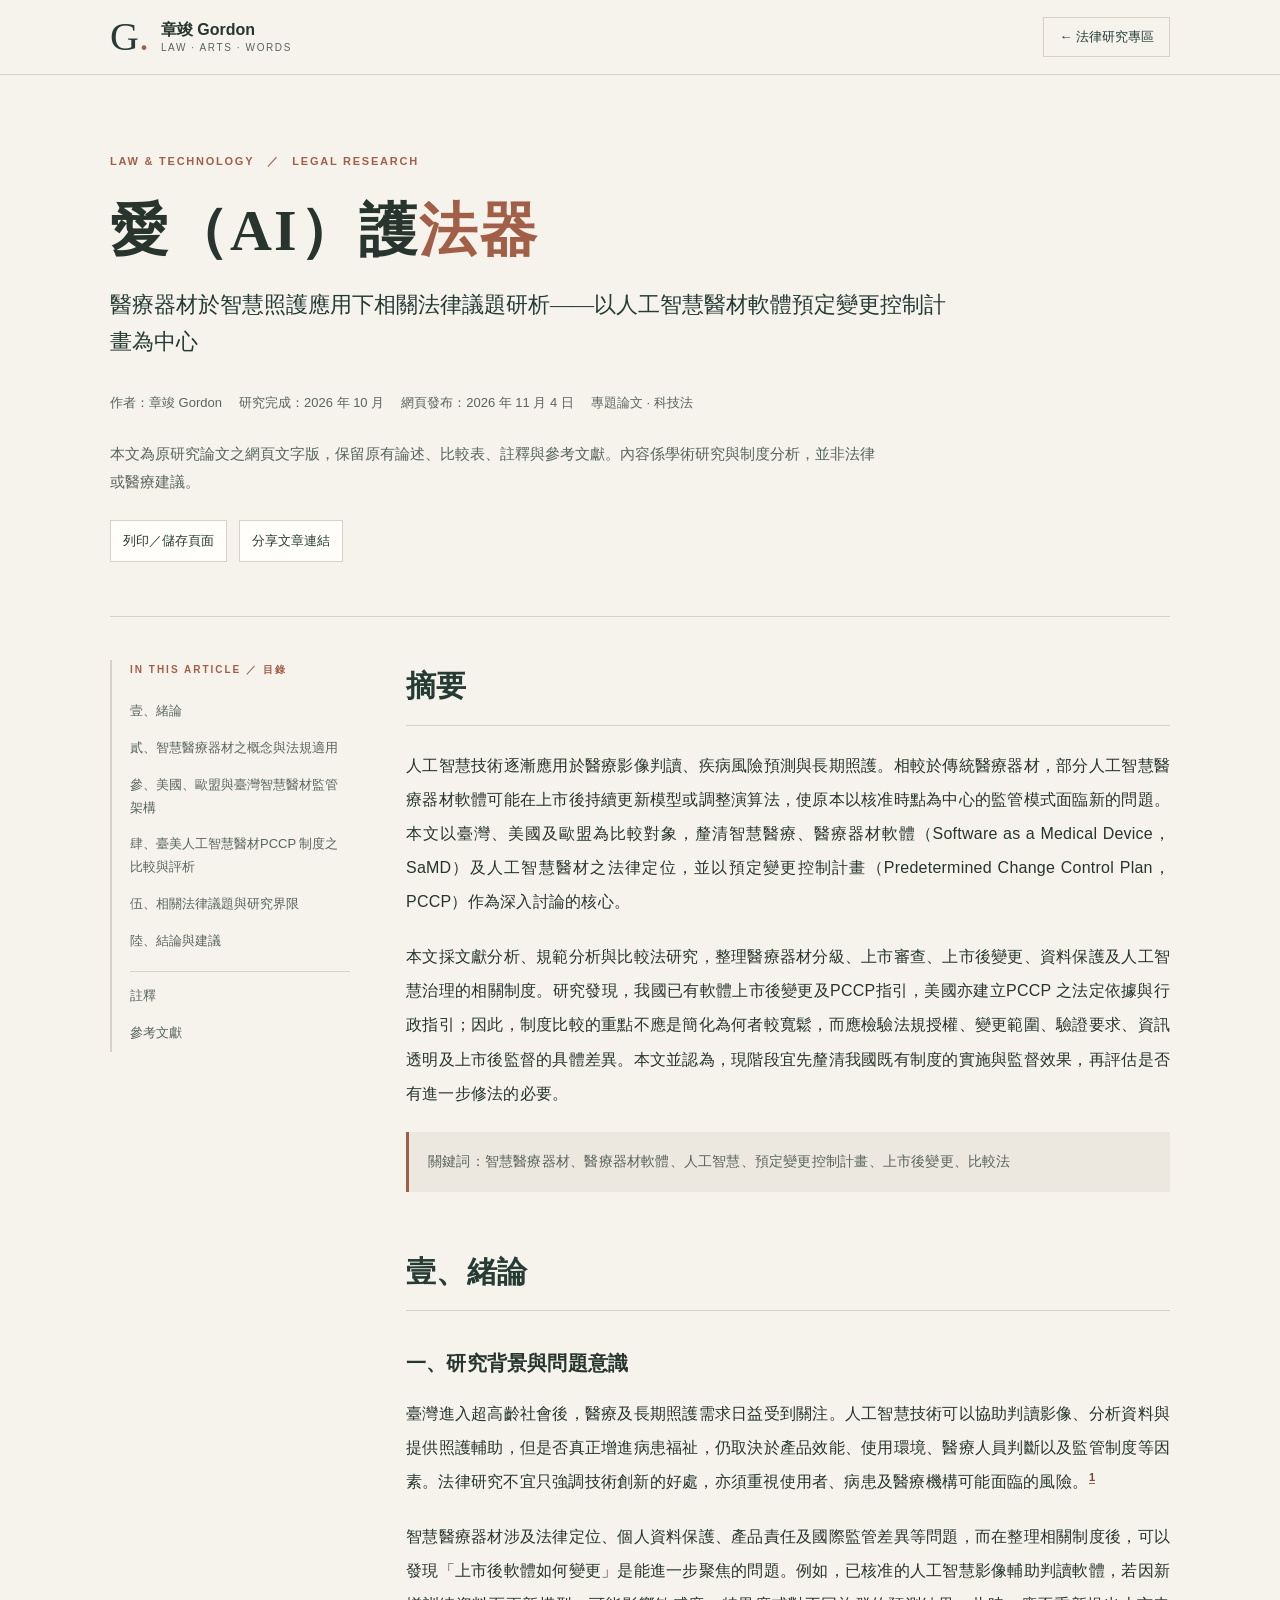
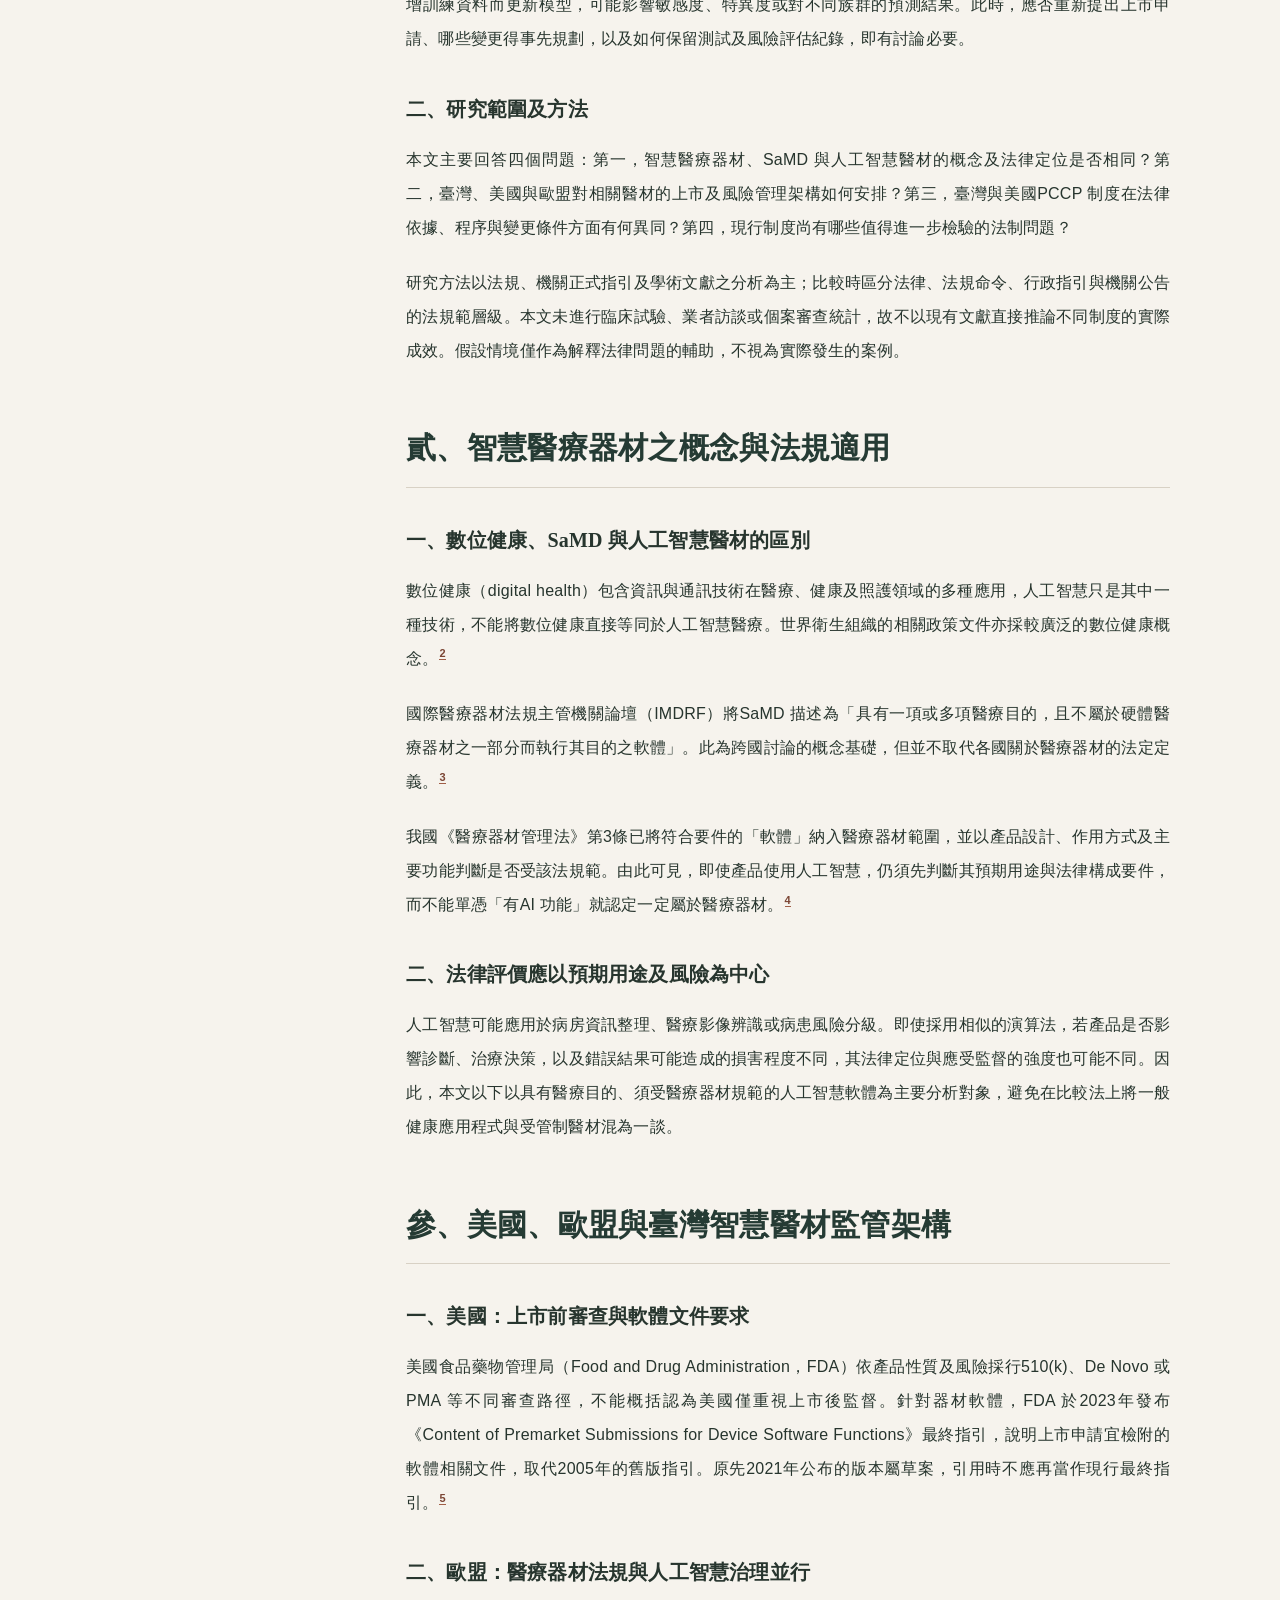
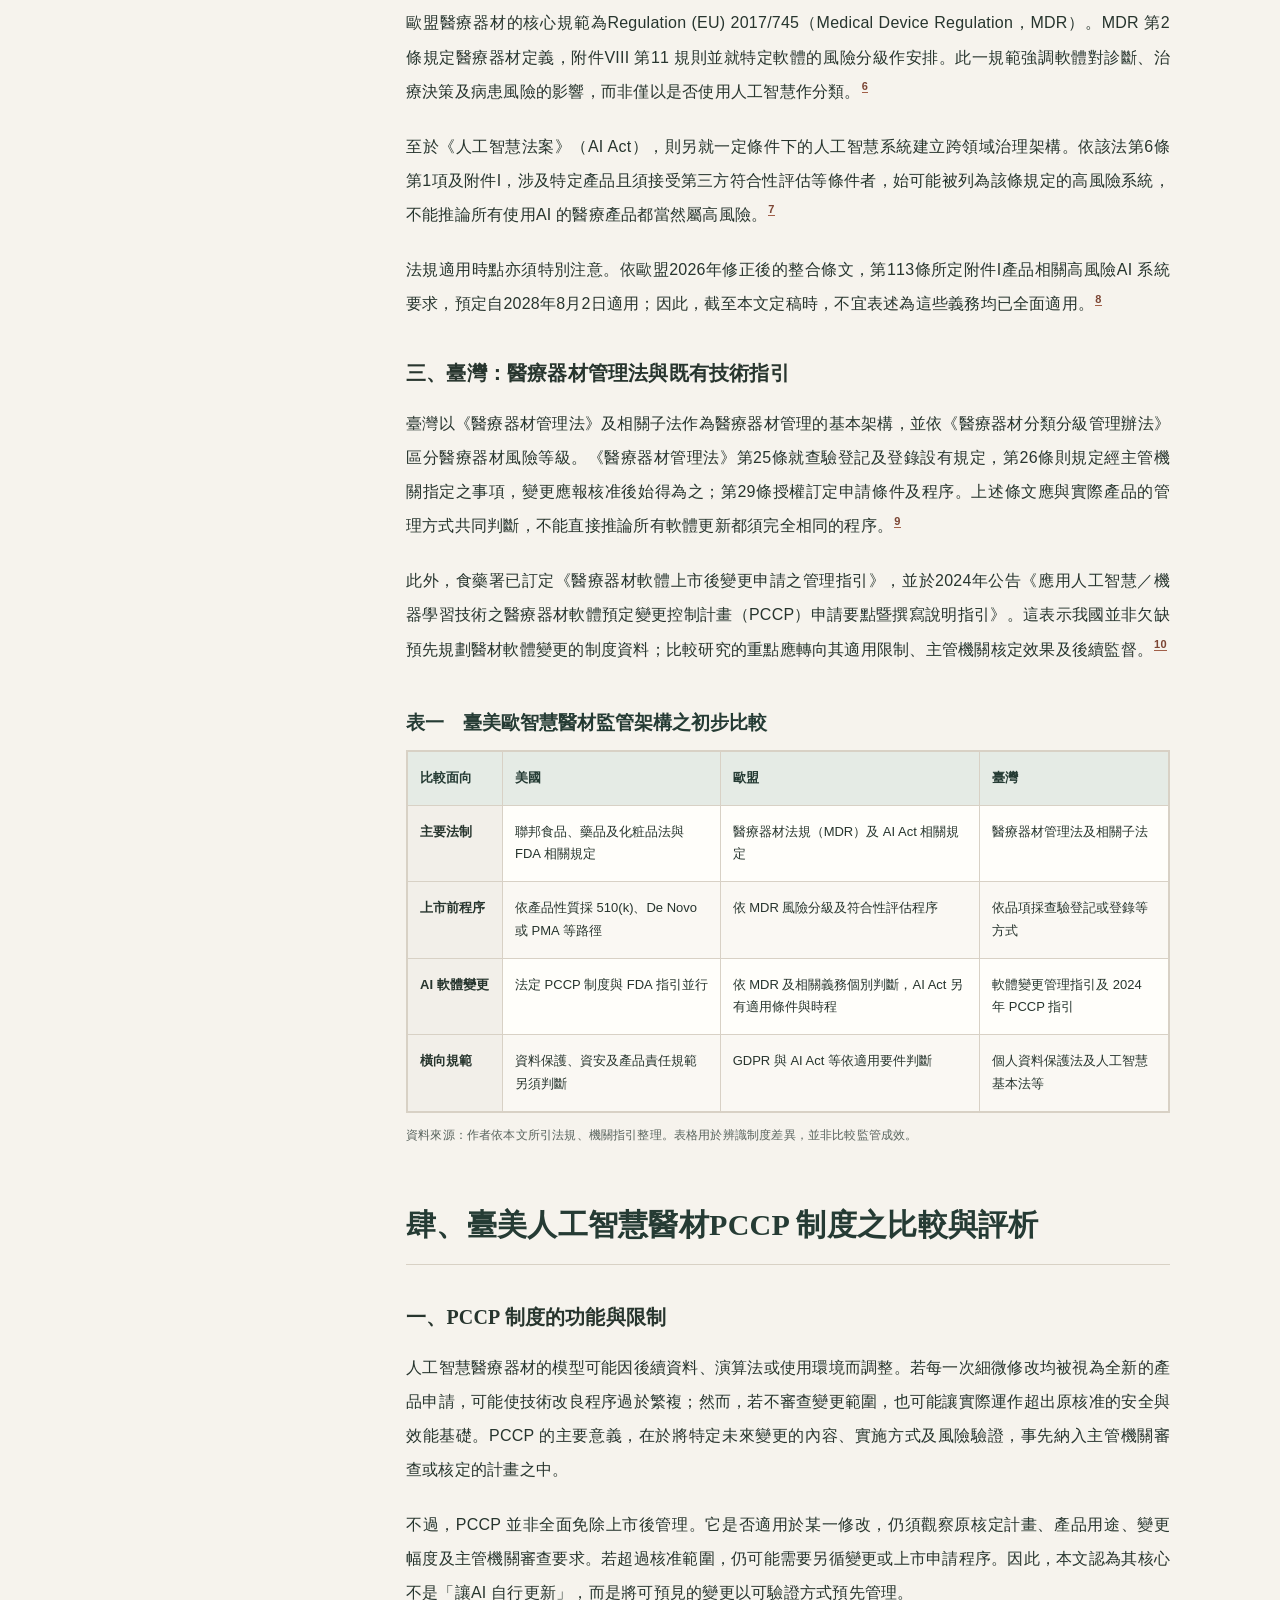
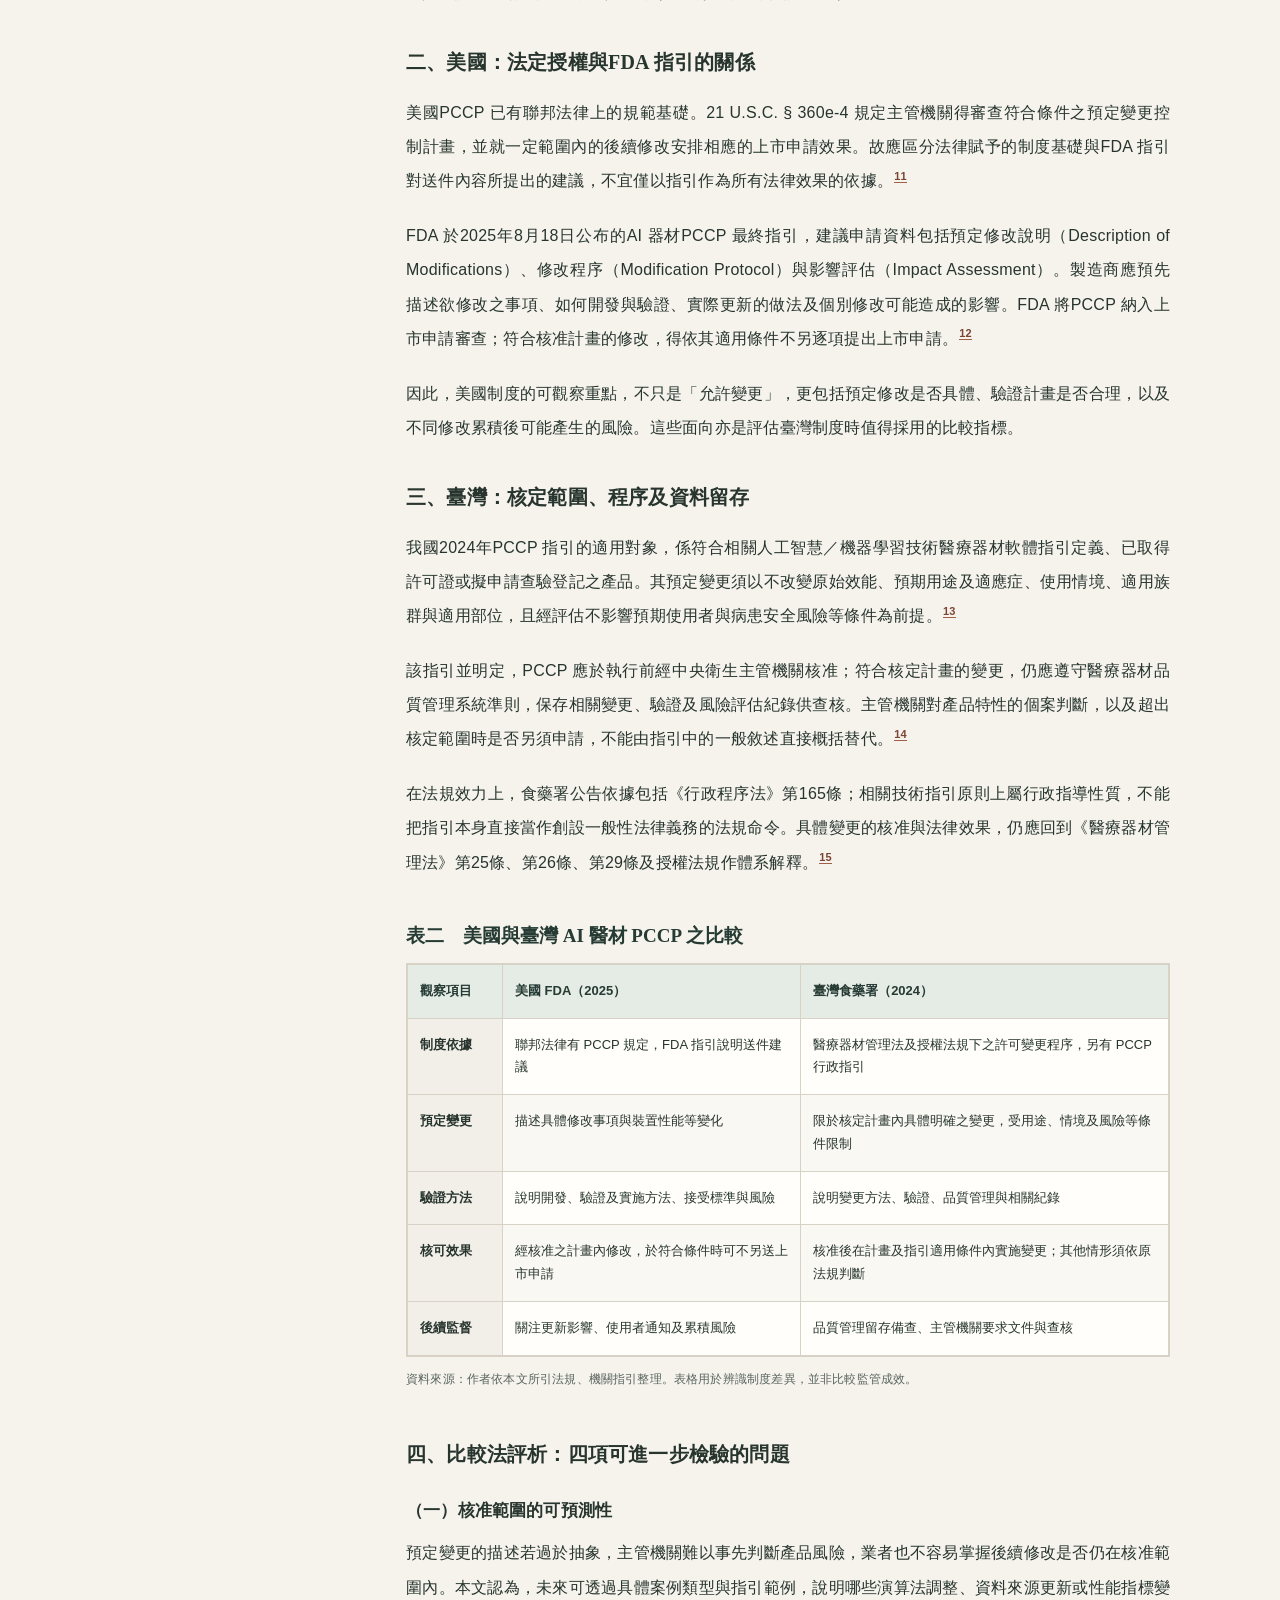
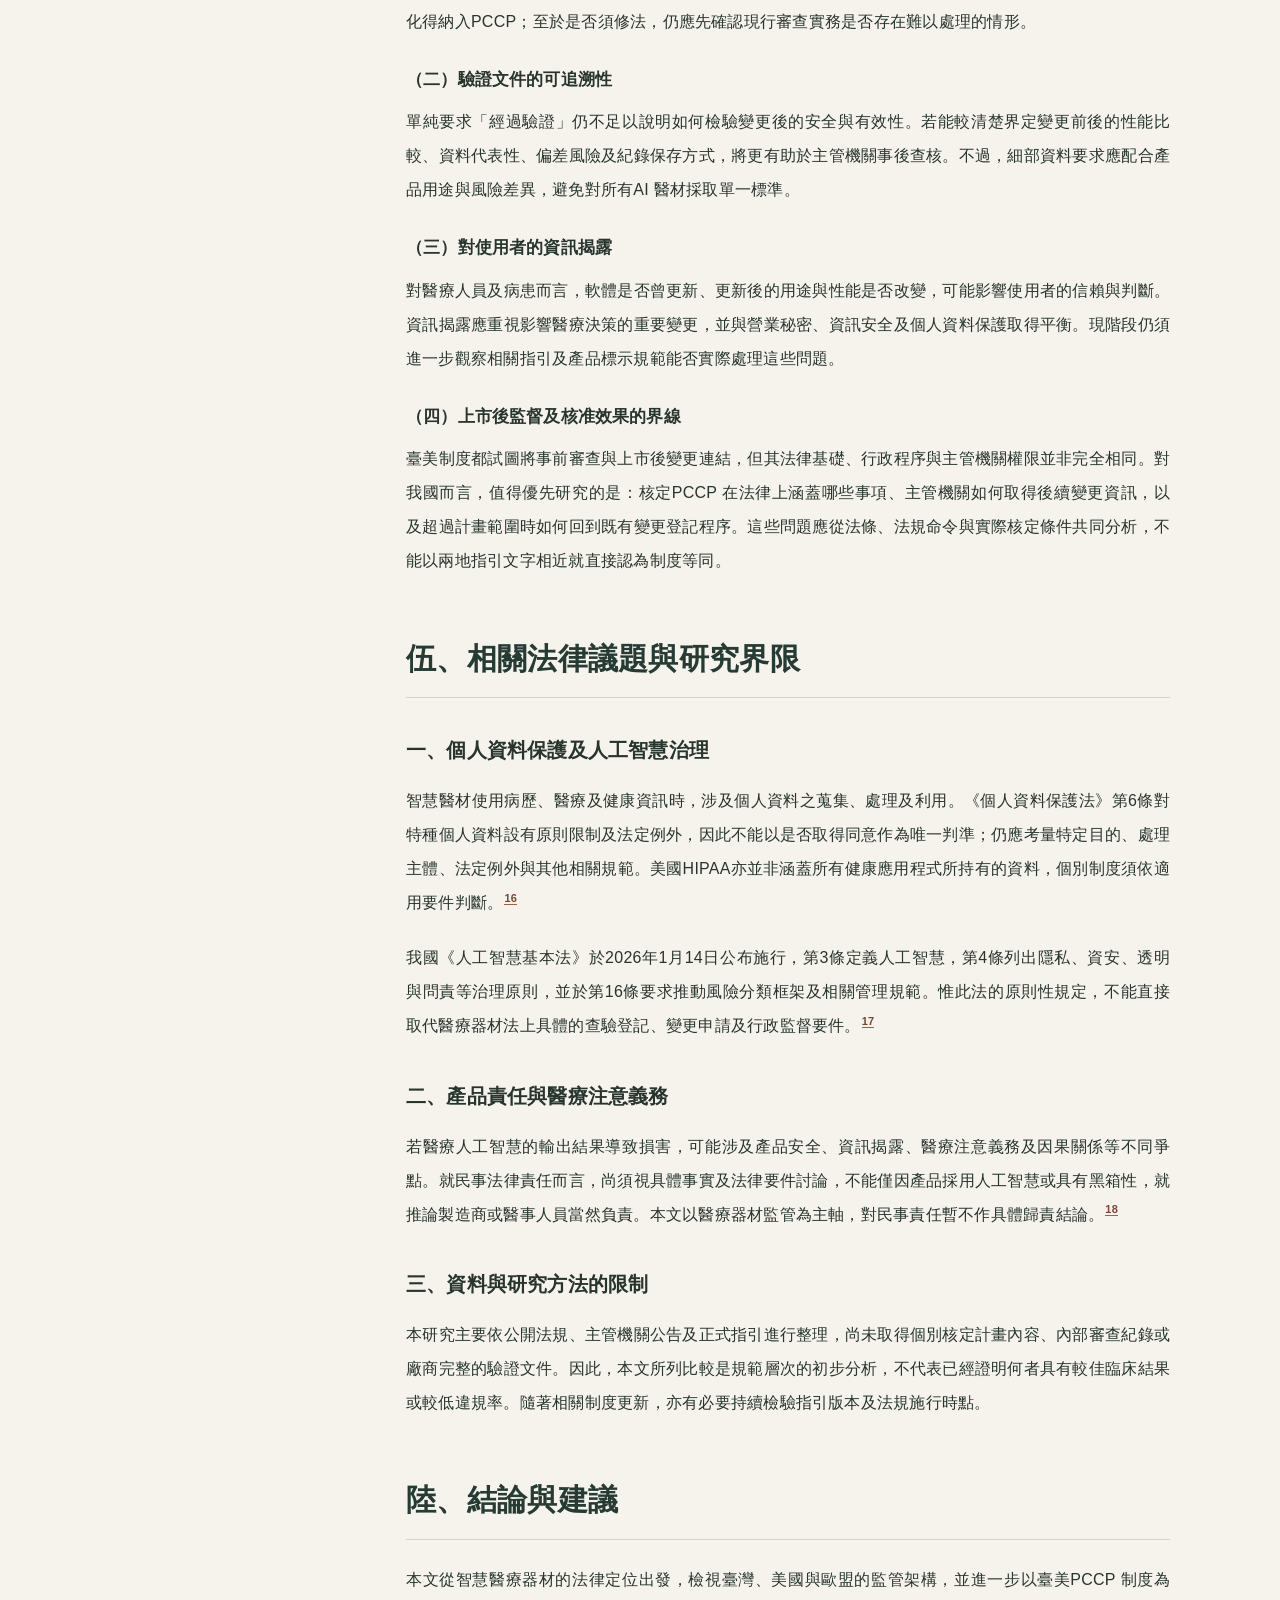
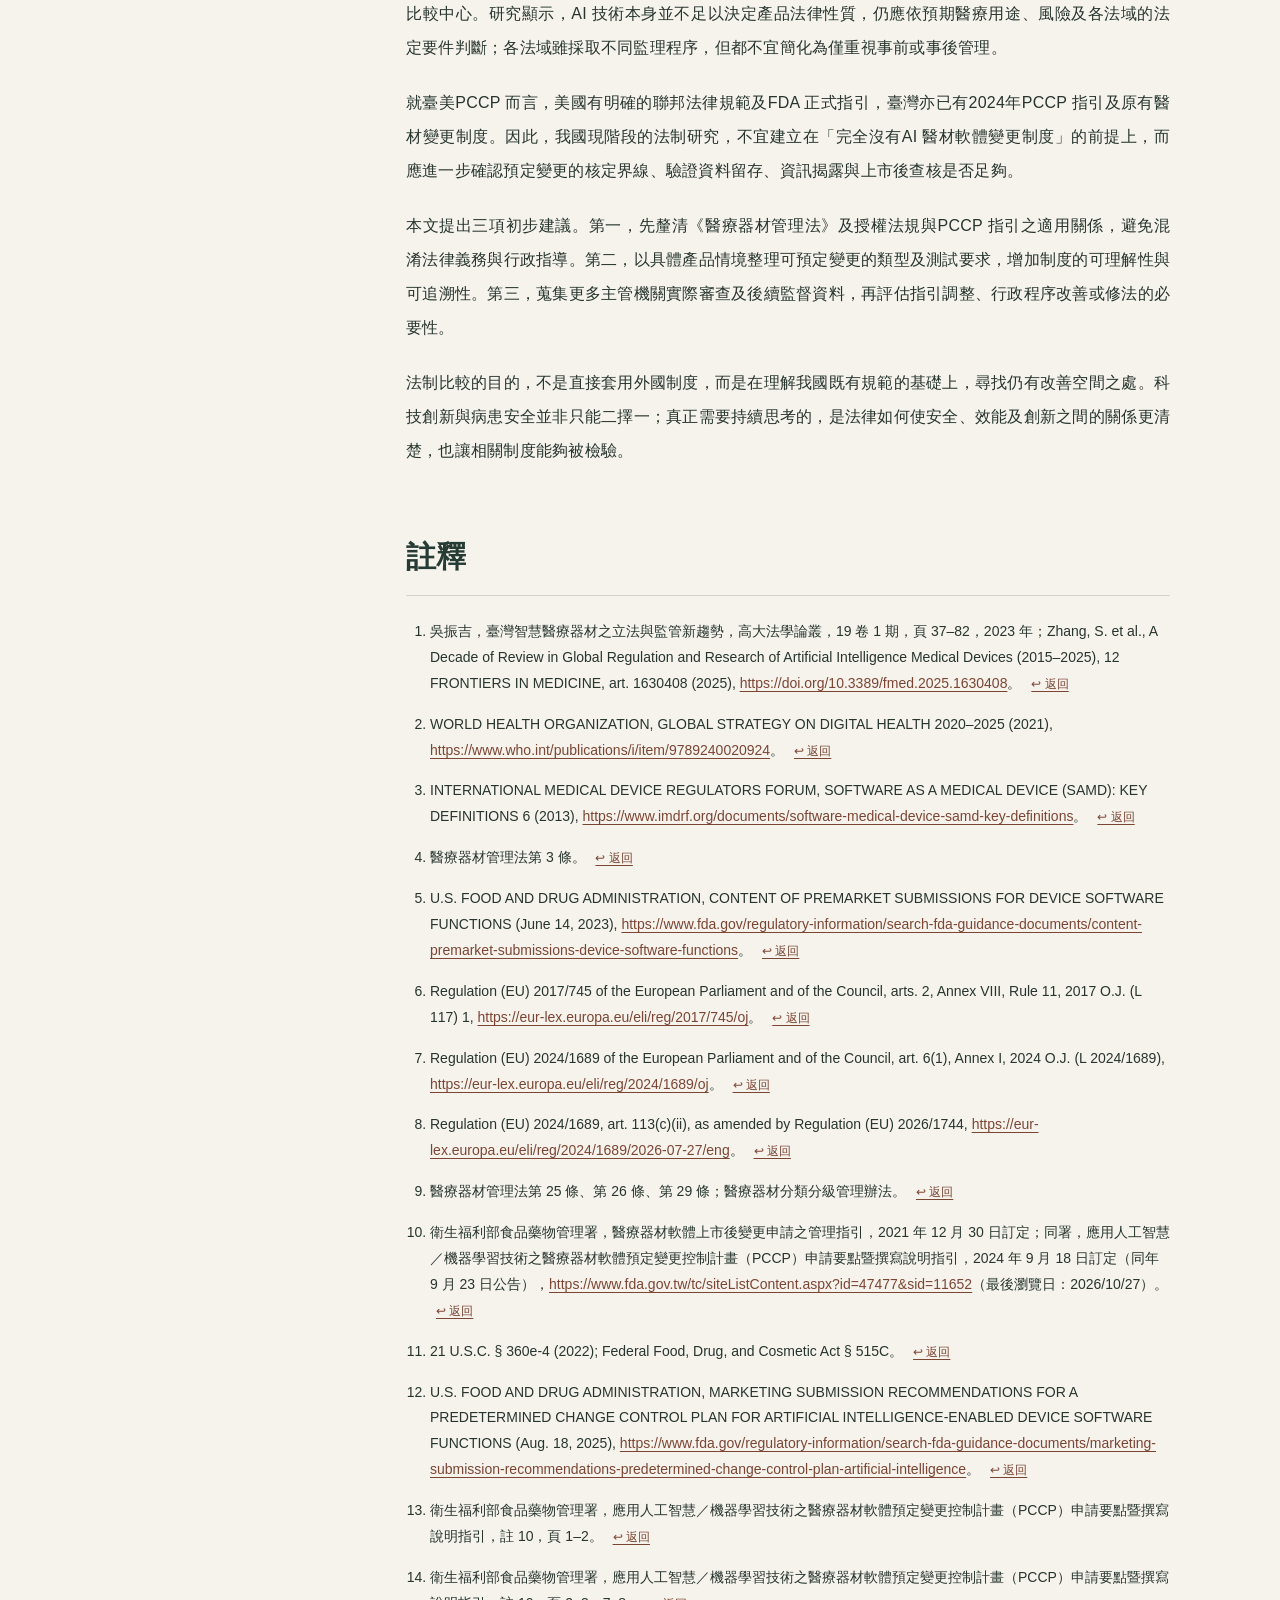
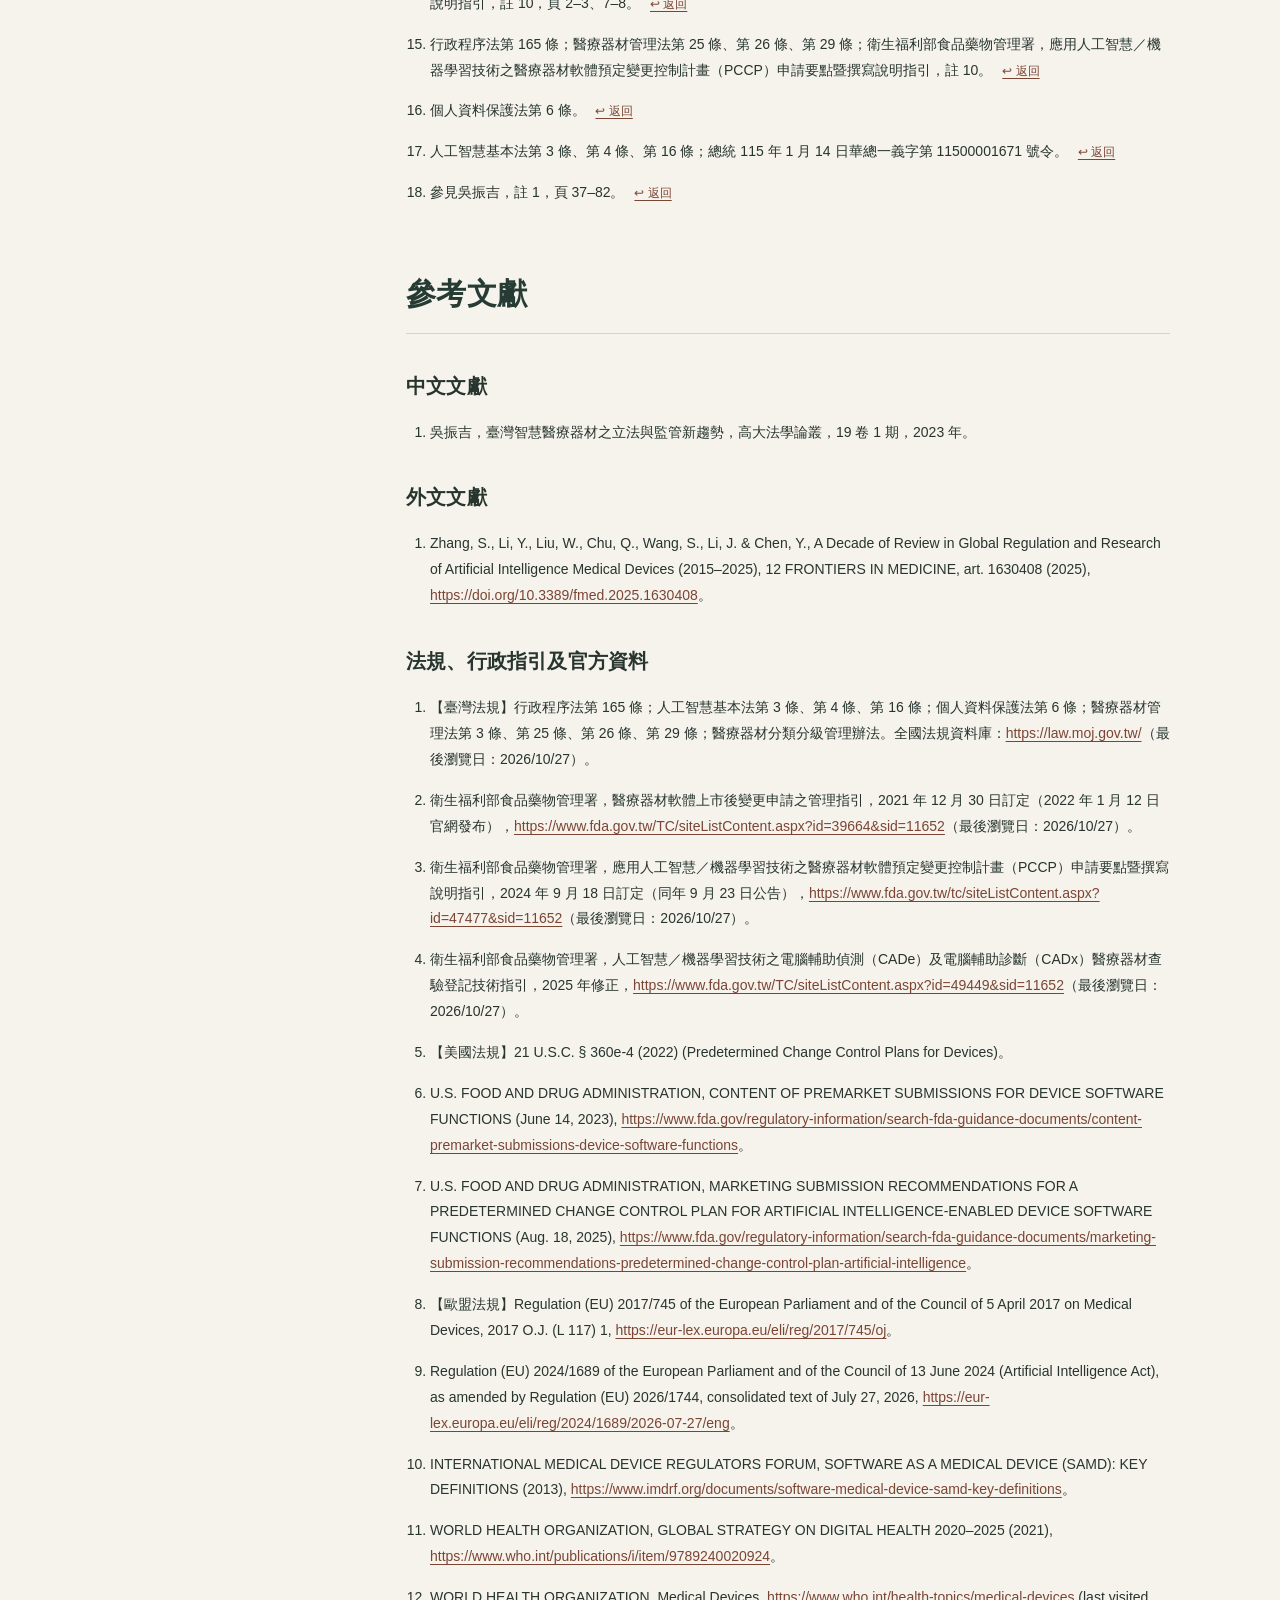
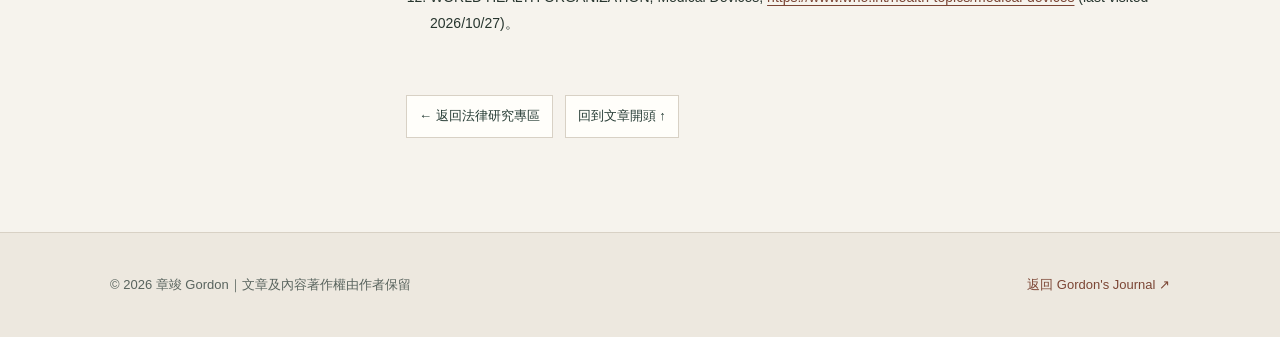
<file: law-ai-medical-device-pccp.html>
<!doctype html>
<html lang="zh-Hant-TW">
<head>
<meta charset="utf-8"><meta name="viewport" content="width=device-width, initial-scale=1">
<meta name="theme-color" content="#f6f3ed">
<meta name="description" content="章竣 Gordon｜比較臺灣、美國及歐盟人工智慧醫療器材軟體的監管制度，聚焦預定變更控制計畫 PCCP 的法規依據、核准範圍、驗證要求與上市後監督。">
<meta property="og:type" content="article"><meta property="og:locale" content="zh_TW"><meta property="og:title" content="愛（AI）護法器｜章竣 Gordon">
<meta property="og:description" content="醫療器材於智慧照護應用下相關法律議題研析——以人工智慧醫材軟體預定變更控制計畫為中心"><meta property="article:published_time" content="2026-11-04">
<link rel="canonical" href="https://gordonchang666.github.io/law-ai-medical-device-pccp.html"><link rel="icon" href="favicon.svg" type="image/svg+xml">
<title>愛（AI）護法器｜法律研究｜章竣 Gordon</title>
<style>
:root{--paper:#f6f3ed;--paper-dark:#ede8df;--ink:#27352e;--ink-light:#59645e;--accent:#a15f48;--line:#d8d1c5;--deep:#253b34;--white:#fffefa;--serif:"Noto Serif TC","Songti TC","STSong","PMingLiU",serif;--sans:"PingFang TC","Noto Sans TC","Microsoft JhengHei",sans-serif}
*{box-sizing:border-box}html{scroll-behavior:smooth;scroll-padding-top:90px}body{margin:0;background:var(--paper);color:var(--ink);font:16px/1.9 var(--sans);-webkit-font-smoothing:antialiased}a{color:var(--accent-deep,#7b4534);text-underline-offset:3px}a:hover{color:var(--accent)}a:focus-visible{outline:2px solid var(--accent);outline-offset:3px}button{font:inherit} .wrap{width:min(1060px,calc(100% - 48px));margin:auto}.site-header{background:rgba(246,243,237,.97);border-bottom:1px solid var(--line);position:sticky;top:0;z-index:10;backdrop-filter:blur(12px)}.head-flex{display:flex;align-items:center;justify-content:space-between;min-height:74px;gap:18px}.brand{text-decoration:none;color:var(--ink);display:flex;gap:12px;align-items:center}.brand-mark{font:40px/1 Georgia,serif;color:var(--deep)}.brand-mark b{font-weight:normal;color:var(--accent)}.brand-text{display:flex;flex-direction:column;line-height:1.45}.brand-text strong{font-size:16px}.brand-text small{font-size:10px;letter-spacing:.16em;color:var(--ink-light)}.back-site{text-decoration:none;border:1px solid var(--line);padding:7px 15px;color:var(--deep);white-space:nowrap;font-size:13px}.hero{padding:76px 0 54px;border-bottom:1px solid var(--line)}.kicker{color:var(--accent);font-size:11px;letter-spacing:.16em;font-weight:700}.hero h1{font:600 clamp(36px,5vw,58px)/1.32 var(--serif);margin:21px 0 18px;letter-spacing:.035em}.hero h1 em{font-style:normal;color:var(--accent)}.subtitle{font:400 clamp(17px,2.1vw,22px)/1.65 var(--serif);max-width:850px;margin:0;color:var(--deep)}.article-meta{display:flex;gap:9px 17px;flex-wrap:wrap;color:var(--ink-light);font-size:13px;margin-top:31px}.intro{color:var(--ink-light);max-width:770px;margin-top:24px;font-size:15px}.layout{display:grid;grid-template-columns:240px minmax(0,1fr);gap:56px;align-items:start;padding:43px 0 94px}.toc{position:sticky;top:106px;max-height:calc(100vh - 132px);overflow:auto;border-left:2px solid var(--line);padding-left:18px}.toc-label{font-size:10px;letter-spacing:.2em;color:var(--accent);font-weight:800;margin-bottom:14px}.toc a{display:block;font-size:13px;color:var(--ink-light);line-height:1.75;padding:7px 0;text-decoration:none}.toc a:hover{color:var(--accent)}.toc .endtoc{border-top:1px solid var(--line);margin-top:12px;padding-top:13px}.reader{min-width:0;max-width:782px}.reader h2,.reader h3,.reader h4{font-family:var(--serif);font-weight:700;line-height:1.55;letter-spacing:.01em;scroll-margin-top:100px}.reader h2{font-size:clamp(24px,2.8vw,30px);margin:57px 0 23px;border-bottom:1px solid var(--line);padding-bottom:15px;color:var(--deep)}.reader h2:first-child{margin-top:3px}.reader h3{font-size:20px;margin:37px 0 18px}.reader h4{font-size:17px;margin:28px 0 12px}.reader p{font-size:16px;line-height:2.13;letter-spacing:.015em;margin:0 0 21px;text-align:justify;text-justify:inter-ideograph;overflow-wrap:anywhere}.reader .keywords{font-size:14px;color:var(--ink-light);background:var(--paper-dark);border-left:3px solid var(--accent);padding:15px 19px;text-align:left}.fn-ref{font:600 11px var(--sans);vertical-align:super;margin-left:1px}.fn-ref a{text-decoration:none;border-bottom:1px solid var(--accent)}.research-table{margin:41px 0 50px}.research-table figcaption{font:700 19px/1.6 var(--serif);color:var(--deep);margin-bottom:12px}.table-scroll{overflow-x:auto;border:1px solid var(--line);background:var(--white)}table{border-collapse:collapse;width:100%;min-width:660px;text-align:left;font-size:13px;line-height:1.75}th,td{padding:15px 12px;border:1px solid var(--line);vertical-align:top}thead th{background:#e5ebe5;color:var(--deep);font-weight:700}tbody th{min-width:95px;background:#f2efe9;font-weight:600}tbody tr:nth-child(2n){background:#faf8f3}.reader p.table-source{margin-top:12px;text-align:left;color:var(--ink-light);font-size:12px;line-height:1.7}.notes-section,.references{margin-top:65px}.footnotes,.biblio-list{padding-left:24px;line-height:1.85}.footnotes li,.biblio-list li{margin-bottom:15px;overflow-wrap:anywhere;font-size:14px}.footnotes li:target{background:#f1e9db}.footnotes a,.biblio-list a{word-break:break-word}.return-link{margin-left:6px;font-size:12px;white-space:nowrap}.site-footer{border-top:1px solid var(--line);background:var(--paper-dark);padding:40px 0;color:var(--ink-light);font-size:13px}.footer-inner{display:flex;justify-content:space-between;gap:20px;flex-wrap:wrap}.footer-inner a{text-decoration:none}.tools{display:flex;gap:12px;flex-wrap:wrap;margin-top:23px}.tool-btn{font-size:13px;padding:8px 12px;background:var(--white);border:1px solid var(--line);color:var(--deep);cursor:pointer}.tool-btn:hover{background:var(--paper-dark)}.skip{position:absolute;left:10px;top:-50px;background:#fff;padding:8px;z-index:100}.skip:focus{top:6px}@media(max-width:870px){.layout{grid-template-columns:1fr;gap:24px}.toc{position:static;max-height:none;border:1px solid var(--line);padding:18px;background:var(--white);display:flex;flex-wrap:wrap;gap:5px 20px}.toc-label{flex-basis:100%;margin:0 0 6px}.toc a{padding:2px 0}.toc .endtoc{border:0;margin:0;padding:2px 0}.hero{padding-top:48px}.reader{max-width:100%}}@media(max-width:560px){.wrap{width:min(100% - 34px,1060px)}.head-flex{min-height:65px}.brand-mark{font-size:36px}.brand-text strong{font-size:14px}.brand-text small{font-size:8px}.back-site{font-size:12px;padding:6px 9px}.hero h1{font-size:37px}.subtitle{font-size:18px}.hero{padding-bottom:40px}.layout{padding-top:23px}.reader p{font-size:15px;line-height:2.05;text-align:left}.reader h2{font-size:25px}.reader h3{font-size:19px}.reader h4{font-size:16px}.toc{display:block}.toc a{padding:3px 0}.article-meta{font-size:12px}}@media print{.site-header,.toc,.tools{display:none}.layout{display:block}.reader{max-width:100%}body{background:white;color:black}.hero{padding-top:8px}.reader h2,.reader h3,.reader h4{break-after:avoid}.research-table{break-inside:avoid}}
</style>
<script type="application/ld+json">{"@context":"https://schema.org","@type":"ScholarlyArticle","headline":"愛（AI）護法器","alternativeHeadline":"醫療器材於智慧照護應用下相關法律議題研析——以人工智慧醫材軟體預定變更控制計畫為中心","author":{"@type":"Person","name":"章竣 Gordon"},"inLanguage":"zh-TW","datePublished":"2026-11-04","dateCreated":"2026-10","url":"https://gordonchang666.github.io/law-ai-medical-device-pccp.html","keywords":["人工智慧醫療器材","PCCP","科技法","SaMD","比較法"]}</script>
</head>
<body>
<a href="#article" class="skip">跳至文章</a>
<header class="site-header"><div class="wrap head-flex"><a class="brand" href="index.html" aria-label="回到網站首頁"><span class="brand-mark">G<b>.</b></span><span class="brand-text"><strong>章竣 Gordon</strong><small>LAW · ARTS · WORDS</small></span></a><a class="back-site" href="index.html#journal/law">← 法律研究專區</a></div></header>
<div class="wrap hero"><div class="kicker">LAW & TECHNOLOGY　／　LEGAL RESEARCH</div><h1>愛（AI）護<em>法器</em></h1><p class="subtitle">醫療器材於智慧照護應用下相關法律議題研析——以人工智慧醫材軟體預定變更控制計畫為中心</p><div class="article-meta"><span>作者：章竣 Gordon</span><span>研究完成：2026 年 10 月</span><span>網頁發布：2026 年 11 月 4 日</span><span>專題論文 · 科技法</span></div><p class="intro">本文為原研究論文之網頁文字版，保留原有論述、比較表、註釋與參考文獻。內容係學術研究與制度分析，並非法律或醫療建議。</p><div class="tools"><button class="tool-btn" type="button" onclick="window.print()">列印／儲存頁面</button><button class="tool-btn" id="share" type="button">分享文章連結</button></div></div>
<div class="wrap layout"><nav class="toc" aria-label="文章目錄"><div class="toc-label">IN THIS ARTICLE ／ 目錄</div><a href="#section-2">壹、緒論</a><a href="#section-3">貳、智慧醫療器材之概念與法規適用</a><a href="#section-4">參、美國、歐盟與臺灣智慧醫材監管架構</a><a href="#section-5">肆、臺美人工智慧醫材PCCP 制度之比較與評析</a><a href="#section-6">伍、相關法律議題與研究界限</a><a href="#section-7">陸、結論與建議</a><a class="endtoc" href="#footnotes-heading">註釋</a><a href="#references-heading">參考文獻</a></nav><main id="article" class="reader"><h2 id="section-1">摘要</h2><p>人工智慧技術逐漸應用於醫療影像判讀、疾病風險預測與長期照護。相較於傳統醫療器材，部分人工智慧醫療器材軟體可能在上市後持續更新模型或調整演算法，使原本以核准時點為中心的監管模式面臨新的問題。本文以臺灣、美國及歐盟為比較對象，釐清智慧醫療、醫療器材軟體（Software as a Medical Device，SaMD）及人工智慧醫材之法律定位，並以預定變更控制計畫（Predetermined Change Control Plan，PCCP）作為深入討論的核心。</p><p>本文採文獻分析、規範分析與比較法研究，整理醫療器材分級、上市審查、上市後變更、資料保護及人工智慧治理的相關制度。研究發現，我國已有軟體上市後變更及PCCP指引，美國亦建立PCCP 之法定依據與行政指引；因此，制度比較的重點不應是簡化為何者較寬鬆，而應檢驗法規授權、變更範圍、驗證要求、資訊透明及上市後監督的具體差異。本文並認為，現階段宜先釐清我國既有制度的實施與監督效果，再評估是否有進一步修法的必要。</p><p class="keywords">關鍵詞：智慧醫療器材、醫療器材軟體、人工智慧、預定變更控制計畫、上市後變更、比較法</p><h2 id="section-2">壹、緒論</h2><h3 id="section-2-1">一、研究背景與問題意識</h3><p>臺灣進入超高齡社會後，醫療及長期照護需求日益受到關注。人工智慧技術可以協助判讀影像、分析資料與提供照護輔助，但是否真正增進病患福祉，仍取決於產品效能、使用環境、醫療人員判斷以及監管制度等因素。法律研究不宜只強調技術創新的好處，亦須重視使用者、病患及醫療機構可能面臨的風險。<sup class="fn-ref" id="fnref-1"><a href="#fn-1" aria-label="查看註釋 1">1</a></sup></p><p>智慧醫療器材涉及法律定位、個人資料保護、產品責任及國際監管差異等問題，而在整理相關制度後，可以發現「上市後軟體如何變更」是能進一步聚焦的問題。例如，已核准的人工智慧影像輔助判讀軟體，若因新增訓練資料而更新模型，可能影響敏感度、特異度或對不同族群的預測結果。此時，應否重新提出上市申請、哪些變更得事先規劃，以及如何保留測試及風險評估紀錄，即有討論必要。</p><h3 id="section-2-2">二、研究範圍及方法</h3><p>本文主要回答四個問題：第一，智慧醫療器材、SaMD 與人工智慧醫材的概念及法律定位是否相同？第二，臺灣、美國與歐盟對相關醫材的上市及風險管理架構如何安排？第三，臺灣與美國PCCP 制度在法律依據、程序與變更條件方面有何異同？第四，現行制度尚有哪些值得進一步檢驗的法制問題？</p><p>研究方法以法規、機關正式指引及學術文獻之分析為主；比較時區分法律、法規命令、行政指引與機關公告的法規範層級。本文未進行臨床試驗、業者訪談或個案審查統計，故不以現有文獻直接推論不同制度的實際成效。假設情境僅作為解釋法律問題的輔助，不視為實際發生的案例。</p><h2 id="section-3">貳、智慧醫療器材之概念與法規適用</h2><h3 id="section-3-1">一、數位健康、SaMD 與人工智慧醫材的區別</h3><p>數位健康（digital health）包含資訊與通訊技術在醫療、健康及照護領域的多種應用，人工智慧只是其中一種技術，不能將數位健康直接等同於人工智慧醫療。世界衛生組織的相關政策文件亦採較廣泛的數位健康概念。<sup class="fn-ref" id="fnref-2"><a href="#fn-2" aria-label="查看註釋 2">2</a></sup></p><p>國際醫療器材法規主管機關論壇（IMDRF）將SaMD 描述為「具有一項或多項醫療目的，且不屬於硬體醫療器材之一部分而執行其目的之軟體」。此為跨國討論的概念基礎，但並不取代各國關於醫療器材的法定定義。<sup class="fn-ref" id="fnref-3"><a href="#fn-3" aria-label="查看註釋 3">3</a></sup></p><p>我國《醫療器材管理法》第3條已將符合要件的「軟體」納入醫療器材範圍，並以產品設計、作用方式及主要功能判斷是否受該法規範。由此可見，即使產品使用人工智慧，仍須先判斷其預期用途與法律構成要件，而不能單憑「有AI 功能」就認定一定屬於醫療器材。<sup class="fn-ref" id="fnref-4"><a href="#fn-4" aria-label="查看註釋 4">4</a></sup></p><h3 id="section-3-2">二、法律評價應以預期用途及風險為中心</h3><p>人工智慧可能應用於病房資訊整理、醫療影像辨識或病患風險分級。即使採用相似的演算法，若產品是否影響診斷、治療決策，以及錯誤結果可能造成的損害程度不同，其法律定位與應受監督的強度也可能不同。因此，本文以下以具有醫療目的、須受醫療器材規範的人工智慧軟體為主要分析對象，避免在比較法上將一般健康應用程式與受管制醫材混為一談。</p><h2 id="section-4">參、美國、歐盟與臺灣智慧醫材監管架構</h2><h3 id="section-4-1">一、美國：上市前審查與軟體文件要求</h3><p>美國食品藥物管理局（Food and Drug Administration，FDA）依產品性質及風險採行510(k)、De Novo 或PMA 等不同審查路徑，不能概括認為美國僅重視上市後監督。針對器材軟體，FDA 於2023年發布《Content of Premarket Submissions for Device Software Functions》最終指引，說明上市申請宜檢附的軟體相關文件，取代2005年的舊版指引。原先2021年公布的版本屬草案，引用時不應再當作現行最終指引。<sup class="fn-ref" id="fnref-5"><a href="#fn-5" aria-label="查看註釋 5">5</a></sup></p><h3 id="section-4-2">二、歐盟：醫療器材法規與人工智慧治理並行</h3><p>歐盟醫療器材的核心規範為Regulation (EU) 2017/745（Medical Device Regulation，MDR）。MDR 第2條規定醫療器材定義，附件VIII 第11 規則並就特定軟體的風險分級作安排。此一規範強調軟體對診斷、治療決策及病患風險的影響，而非僅以是否使用人工智慧作分類。<sup class="fn-ref" id="fnref-6"><a href="#fn-6" aria-label="查看註釋 6">6</a></sup></p><p>至於《人工智慧法案》（AI Act），則另就一定條件下的人工智慧系統建立跨領域治理架構。依該法第6條第1項及附件I，涉及特定產品且須接受第三方符合性評估等條件者，始可能被列為該條規定的高風險系統，不能推論所有使用AI 的醫療產品都當然屬高風險。<sup class="fn-ref" id="fnref-7"><a href="#fn-7" aria-label="查看註釋 7">7</a></sup></p><p>法規適用時點亦須特別注意。依歐盟2026年修正後的整合條文，第113條所定附件I產品相關高風險AI 系統要求，預定自2028年8月2日適用；因此，截至本文定稿時，不宜表述為這些義務均已全面適用。<sup class="fn-ref" id="fnref-8"><a href="#fn-8" aria-label="查看註釋 8">8</a></sup></p><h3 id="section-4-3">三、臺灣：醫療器材管理法與既有技術指引</h3><p>臺灣以《醫療器材管理法》及相關子法作為醫療器材管理的基本架構，並依《醫療器材分類分級管理辦法》區分醫療器材風險等級。《醫療器材管理法》第25條就查驗登記及登錄設有規定，第26條則規定經主管機關指定之事項，變更應報核准後始得為之；第29條授權訂定申請條件及程序。上述條文應與實際產品的管理方式共同判斷，不能直接推論所有軟體更新都須完全相同的程序。<sup class="fn-ref" id="fnref-9"><a href="#fn-9" aria-label="查看註釋 9">9</a></sup></p><p>此外，食藥署已訂定《醫療器材軟體上市後變更申請之管理指引》，並於2024年公告《應用人工智慧／機器學習技術之醫療器材軟體預定變更控制計畫（PCCP）申請要點暨撰寫說明指引》。這表示我國並非欠缺預先規劃醫材軟體變更的制度資料；比較研究的重點應轉向其適用限制、主管機關核定效果及後續監督。<sup class="fn-ref" id="fnref-10"><a href="#fn-10" aria-label="查看註釋 10">10</a></sup></p><figure class="research-table"><figcaption>表一　臺美歐智慧醫材監管架構之初步比較</figcaption><div class="table-scroll" tabindex="0" role="region" aria-label="表一　臺美歐智慧醫材監管架構之初步比較（可左右捲動）"><table><thead><tr><th scope="col">比較面向</th><th scope="col">美國</th><th scope="col">歐盟</th><th scope="col">臺灣</th></tr></thead><tbody><tr><th scope="row">主要法制</th><td>聯邦食品、藥品及化粧品法與 FDA 相關規定</td><td>醫療器材法規（MDR）及 AI Act 相關規定</td><td>醫療器材管理法及相關子法</td></tr><tr><th scope="row">上市前程序</th><td>依產品性質採 510(k)、De Novo 或 PMA 等路徑</td><td>依 MDR 風險分級及符合性評估程序</td><td>依品項採查驗登記或登錄等方式</td></tr><tr><th scope="row">AI 軟體變更</th><td>法定 PCCP 制度與 FDA 指引並行</td><td>依 MDR 及相關義務個別判斷，AI Act 另有適用條件與時程</td><td>軟體變更管理指引及 2024 年 PCCP 指引</td></tr><tr><th scope="row">橫向規範</th><td>資料保護、資安及產品責任規範另須判斷</td><td>GDPR 與 AI Act 等依適用要件判斷</td><td>個人資料保護法及人工智慧基本法等</td></tr></tbody></table></div><p class="table-source">資料來源：作者依本文所引法規、機關指引整理。表格用於辨識制度差異，並非比較監管成效。</p></figure><h2 id="section-5">肆、臺美人工智慧醫材PCCP 制度之比較與評析</h2><h3 id="section-5-1">一、PCCP 制度的功能與限制</h3><p>人工智慧醫療器材的模型可能因後續資料、演算法或使用環境而調整。若每一次細微修改均被視為全新的產品申請，可能使技術改良程序過於繁複；然而，若不審查變更範圍，也可能讓實際運作超出原核准的安全與效能基礎。PCCP 的主要意義，在於將特定未來變更的內容、實施方式及風險驗證，事先納入主管機關審查或核定的計畫之中。</p><p>不過，PCCP 並非全面免除上市後管理。它是否適用於某一修改，仍須觀察原核定計畫、產品用途、變更幅度及主管機關審查要求。若超過核准範圍，仍可能需要另循變更或上市申請程序。因此，本文認為其核心不是「讓AI 自行更新」，而是將可預見的變更以可驗證方式預先管理。</p><h3 id="section-5-2">二、美國：法定授權與FDA 指引的關係</h3><p>美國PCCP 已有聯邦法律上的規範基礎。21 U.S.C. § 360e-4 規定主管機關得審查符合條件之預定變更控制計畫，並就一定範圍內的後續修改安排相應的上市申請效果。故應區分法律賦予的制度基礎與FDA 指引對送件內容所提出的建議，不宜僅以指引作為所有法律效果的依據。<sup class="fn-ref" id="fnref-11"><a href="#fn-11" aria-label="查看註釋 11">11</a></sup></p><p>FDA 於2025年8月18日公布的AI 器材PCCP 最終指引，建議申請資料包括預定修改說明（Description of Modifications）、修改程序（Modification Protocol）與影響評估（Impact Assessment）。製造商應預先描述欲修改之事項、如何開發與驗證、實際更新的做法及個別修改可能造成的影響。FDA 將PCCP 納入上市申請審查；符合核准計畫的修改，得依其適用條件不另逐項提出上市申請。<sup class="fn-ref" id="fnref-12"><a href="#fn-12" aria-label="查看註釋 12">12</a></sup></p><p>因此，美國制度的可觀察重點，不只是「允許變更」，更包括預定修改是否具體、驗證計畫是否合理，以及不同修改累積後可能產生的風險。這些面向亦是評估臺灣制度時值得採用的比較指標。</p><h3 id="section-5-3">三、臺灣：核定範圍、程序及資料留存</h3><p>我國2024年PCCP 指引的適用對象，係符合相關人工智慧／機器學習技術醫療器材軟體指引定義、已取得許可證或擬申請查驗登記之產品。其預定變更須以不改變原始效能、預期用途及適應症、使用情境、適用族群與適用部位，且經評估不影響預期使用者與病患安全風險等條件為前提。<sup class="fn-ref" id="fnref-13"><a href="#fn-13" aria-label="查看註釋 13">13</a></sup></p><p>該指引並明定，PCCP 應於執行前經中央衛生主管機關核准；符合核定計畫的變更，仍應遵守醫療器材品質管理系統準則，保存相關變更、驗證及風險評估紀錄供查核。主管機關對產品特性的個案判斷，以及超出核定範圍時是否另須申請，不能由指引中的一般敘述直接概括替代。<sup class="fn-ref" id="fnref-14"><a href="#fn-14" aria-label="查看註釋 14">14</a></sup></p><p>在法規效力上，食藥署公告依據包括《行政程序法》第165條；相關技術指引原則上屬行政指導性質，不能把指引本身直接當作創設一般性法律義務的法規命令。具體變更的核准與法律效果，仍應回到《醫療器材管理法》第25條、第26條、第29條及授權法規作體系解釋。<sup class="fn-ref" id="fnref-15"><a href="#fn-15" aria-label="查看註釋 15">15</a></sup></p><figure class="research-table"><figcaption>表二　美國與臺灣 AI 醫材 PCCP 之比較</figcaption><div class="table-scroll" tabindex="0" role="region" aria-label="表二　美國與臺灣 AI 醫材 PCCP 之比較（可左右捲動）"><table><thead><tr><th scope="col">觀察項目</th><th scope="col">美國 FDA（2025）</th><th scope="col">臺灣食藥署（2024）</th></tr></thead><tbody><tr><th scope="row">制度依據</th><td>聯邦法律有 PCCP 規定，FDA 指引說明送件建議</td><td>醫療器材管理法及授權法規下之許可變更程序，另有 PCCP 行政指引</td></tr><tr><th scope="row">預定變更</th><td>描述具體修改事項與裝置性能等變化</td><td>限於核定計畫內具體明確之變更，受用途、情境及風險等條件限制</td></tr><tr><th scope="row">驗證方法</th><td>說明開發、驗證及實施方法、接受標準與風險</td><td>說明變更方法、驗證、品質管理與相關紀錄</td></tr><tr><th scope="row">核可效果</th><td>經核准之計畫內修改，於符合條件時可不另送上市申請</td><td>核准後在計畫及指引適用條件內實施變更；其他情形須依原法規判斷</td></tr><tr><th scope="row">後續監督</th><td>關注更新影響、使用者通知及累積風險</td><td>品質管理留存備查、主管機關要求文件與查核</td></tr></tbody></table></div><p class="table-source">資料來源：作者依本文所引法規、機關指引整理。表格用於辨識制度差異，並非比較監管成效。</p></figure><h3 id="section-5-4">四、比較法評析：四項可進一步檢驗的問題</h3><h4 id="section-5-4-1">（一）核准範圍的可預測性</h4><p>預定變更的描述若過於抽象，主管機關難以事先判斷產品風險，業者也不容易掌握後續修改是否仍在核准範圍內。本文認為，未來可透過具體案例類型與指引範例，說明哪些演算法調整、資料來源更新或性能指標變化得納入PCCP；至於是否須修法，仍應先確認現行審查實務是否存在難以處理的情形。</p><h4 id="section-5-4-2">（二）驗證文件的可追溯性</h4><p>單純要求「經過驗證」仍不足以說明如何檢驗變更後的安全與有效性。若能較清楚界定變更前後的性能比較、資料代表性、偏差風險及紀錄保存方式，將更有助於主管機關事後查核。不過，細部資料要求應配合產品用途與風險差異，避免對所有AI 醫材採取單一標準。</p><h4 id="section-5-4-3">（三）對使用者的資訊揭露</h4><p>對醫療人員及病患而言，軟體是否曾更新、更新後的用途與性能是否改變，可能影響使用者的信賴與判斷。資訊揭露應重視影響醫療決策的重要變更，並與營業秘密、資訊安全及個人資料保護取得平衡。現階段仍須進一步觀察相關指引及產品標示規範能否實際處理這些問題。</p><h4 id="section-5-4-4">（四）上市後監督及核准效果的界線</h4><p>臺美制度都試圖將事前審查與上市後變更連結，但其法律基礎、行政程序與主管機關權限並非完全相同。對我國而言，值得優先研究的是：核定PCCP 在法律上涵蓋哪些事項、主管機關如何取得後續變更資訊，以及超過計畫範圍時如何回到既有變更登記程序。這些問題應從法條、法規命令與實際核定條件共同分析，不能以兩地指引文字相近就直接認為制度等同。</p><h2 id="section-6">伍、相關法律議題與研究界限</h2><h3 id="section-6-1">一、個人資料保護及人工智慧治理</h3><p>智慧醫材使用病歷、醫療及健康資訊時，涉及個人資料之蒐集、處理及利用。《個人資料保護法》第6條對特種個人資料設有原則限制及法定例外，因此不能以是否取得同意作為唯一判準；仍應考量特定目的、處理主體、法定例外與其他相關規範。美國HIPAA亦並非涵蓋所有健康應用程式所持有的資料，個別制度須依適用要件判斷。<sup class="fn-ref" id="fnref-16"><a href="#fn-16" aria-label="查看註釋 16">16</a></sup></p><p>我國《人工智慧基本法》於2026年1月14日公布施行，第3條定義人工智慧，第4條列出隱私、資安、透明與問責等治理原則，並於第16條要求推動風險分類框架及相關管理規範。惟此法的原則性規定，不能直接取代醫療器材法上具體的查驗登記、變更申請及行政監督要件。<sup class="fn-ref" id="fnref-17"><a href="#fn-17" aria-label="查看註釋 17">17</a></sup></p><h3 id="section-6-2">二、產品責任與醫療注意義務</h3><p>若醫療人工智慧的輸出結果導致損害，可能涉及產品安全、資訊揭露、醫療注意義務及因果關係等不同爭點。就民事法律責任而言，尚須視具體事實及法律要件討論，不能僅因產品採用人工智慧或具有黑箱性，就推論製造商或醫事人員當然負責。本文以醫療器材監管為主軸，對民事責任暫不作具體歸責結論。<sup class="fn-ref" id="fnref-18"><a href="#fn-18" aria-label="查看註釋 18">18</a></sup></p><h3 id="section-6-3">三、資料與研究方法的限制</h3><p>本研究主要依公開法規、主管機關公告及正式指引進行整理，尚未取得個別核定計畫內容、內部審查紀錄或廠商完整的驗證文件。因此，本文所列比較是規範層次的初步分析，不代表已經證明何者具有較佳臨床結果或較低違規率。隨著相關制度更新，亦有必要持續檢驗指引版本及法規施行時點。</p><h2 id="section-7">陸、結論與建議</h2><p>本文從智慧醫療器材的法律定位出發，檢視臺灣、美國與歐盟的監管架構，並進一步以臺美PCCP 制度為比較中心。研究顯示，AI 技術本身並不足以決定產品法律性質，仍應依預期醫療用途、風險及各法域的法定要件判斷；各法域雖採取不同監理程序，但都不宜簡化為僅重視事前或事後管理。</p><p>就臺美PCCP 而言，美國有明確的聯邦法律規範及FDA 正式指引，臺灣亦已有2024年PCCP 指引及原有醫材變更制度。因此，我國現階段的法制研究，不宜建立在「完全沒有AI 醫材軟體變更制度」的前提上，而應進一步確認預定變更的核定界線、驗證資料留存、資訊揭露與上市後查核是否足夠。</p><p>本文提出三項初步建議。第一，先釐清《醫療器材管理法》及授權法規與PCCP 指引之適用關係，避免混淆法律義務與行政指導。第二，以具體產品情境整理可預定變更的類型及測試要求，增加制度的可理解性與可追溯性。第三，蒐集更多主管機關實際審查及後續監督資料，再評估指引調整、行政程序改善或修法的必要性。</p><p>法制比較的目的，不是直接套用外國制度，而是在理解我國既有規範的基礎上，尋找仍有改善空間之處。科技創新與病患安全並非只能二擇一；真正需要持續思考的，是法律如何使安全、效能及創新之間的關係更清楚，也讓相關制度能夠被檢驗。</p><section class="notes-section" aria-labelledby="footnotes-heading"><h2 id="footnotes-heading">註釋</h2><ol class="footnotes"><li id="fn-1"><span>吳振吉，臺灣智慧醫療器材之立法與監管新趨勢，高大法學論叢，19 卷 1 期，頁 37–82，2023 年；Zhang, S. et al., A Decade of Review in Global Regulation and Research of Artificial Intelligence Medical Devices (2015–2025), 12 FRONTIERS IN MEDICINE, art. 1630408 (2025), <a href="https://doi.org/10.3389/fmed.2025.1630408" target="_blank" rel="noopener noreferrer">https://doi.org/10.3389/fmed.2025.1630408</a>。</span> <a class="return-link" href="#fnref-1" aria-label="返回正文註釋 1">↩ 返回</a></li><li id="fn-2"><span>WORLD HEALTH ORGANIZATION, GLOBAL STRATEGY ON DIGITAL HEALTH 2020–2025 (2021), <a href="https://www.who.int/publications/i/item/9789240020924" target="_blank" rel="noopener noreferrer">https://www.who.int/publications/i/item/9789240020924</a>。</span> <a class="return-link" href="#fnref-2" aria-label="返回正文註釋 2">↩ 返回</a></li><li id="fn-3"><span>INTERNATIONAL MEDICAL DEVICE REGULATORS FORUM, SOFTWARE AS A MEDICAL DEVICE (SAMD): KEY DEFINITIONS 6 (2013), <a href="https://www.imdrf.org/documents/software-medical-device-samd-key-definitions" target="_blank" rel="noopener noreferrer">https://www.imdrf.org/documents/software-medical-device-samd-key-definitions</a>。</span> <a class="return-link" href="#fnref-3" aria-label="返回正文註釋 3">↩ 返回</a></li><li id="fn-4"><span>醫療器材管理法第 3 條。</span> <a class="return-link" href="#fnref-4" aria-label="返回正文註釋 4">↩ 返回</a></li><li id="fn-5"><span>U.S. FOOD AND DRUG ADMINISTRATION, CONTENT OF PREMARKET SUBMISSIONS FOR DEVICE SOFTWARE FUNCTIONS (June 14, 2023), <a href="https://www.fda.gov/regulatory-information/search-fda-guidance-documents/content-premarket-submissions-device-software-functions" target="_blank" rel="noopener noreferrer">https://www.fda.gov/regulatory-information/search-fda-guidance-documents/content-premarket-submissions-device-software-functions</a>。</span> <a class="return-link" href="#fnref-5" aria-label="返回正文註釋 5">↩ 返回</a></li><li id="fn-6"><span>Regulation (EU) 2017/745 of the European Parliament and of the Council, arts. 2, Annex VIII, Rule 11, 2017 O.J. (L 117) 1, <a href="https://eur-lex.europa.eu/eli/reg/2017/745/oj" target="_blank" rel="noopener noreferrer">https://eur-lex.europa.eu/eli/reg/2017/745/oj</a>。</span> <a class="return-link" href="#fnref-6" aria-label="返回正文註釋 6">↩ 返回</a></li><li id="fn-7"><span>Regulation (EU) 2024/1689 of the European Parliament and of the Council, art. 6(1), Annex I, 2024 O.J. (L 2024/1689), <a href="https://eur-lex.europa.eu/eli/reg/2024/1689/oj" target="_blank" rel="noopener noreferrer">https://eur-lex.europa.eu/eli/reg/2024/1689/oj</a>。</span> <a class="return-link" href="#fnref-7" aria-label="返回正文註釋 7">↩ 返回</a></li><li id="fn-8"><span>Regulation (EU) 2024/1689, art. 113(c)(ii), as amended by Regulation (EU) 2026/1744, <a href="https://eur-lex.europa.eu/eli/reg/2024/1689/2026-07-27/eng" target="_blank" rel="noopener noreferrer">https://eur-lex.europa.eu/eli/reg/2024/1689/2026-07-27/eng</a>。</span> <a class="return-link" href="#fnref-8" aria-label="返回正文註釋 8">↩ 返回</a></li><li id="fn-9"><span>醫療器材管理法第 25 條、第 26 條、第 29 條；醫療器材分類分級管理辦法。</span> <a class="return-link" href="#fnref-9" aria-label="返回正文註釋 9">↩ 返回</a></li><li id="fn-10"><span>衛生福利部食品藥物管理署，醫療器材軟體上市後變更申請之管理指引，2021 年 12 月 30 日訂定；同署，應用人工智慧／機器學習技術之醫療器材軟體預定變更控制計畫（PCCP）申請要點暨撰寫說明指引，2024 年 9 月 18 日訂定（同年 9 月 23 日公告），<a href="https://www.fda.gov.tw/tc/siteListContent.aspx?id=47477&amp;sid=11652" target="_blank" rel="noopener noreferrer">https://www.fda.gov.tw/tc/siteListContent.aspx?id=47477&amp;sid=11652</a>（最後瀏覽日：2026/10/27）。</span> <a class="return-link" href="#fnref-10" aria-label="返回正文註釋 10">↩ 返回</a></li><li id="fn-11"><span>21 U.S.C. § 360e-4 (2022); Federal Food, Drug, and Cosmetic Act § 515C。</span> <a class="return-link" href="#fnref-11" aria-label="返回正文註釋 11">↩ 返回</a></li><li id="fn-12"><span>U.S. FOOD AND DRUG ADMINISTRATION, MARKETING SUBMISSION RECOMMENDATIONS FOR A PREDETERMINED CHANGE CONTROL PLAN FOR ARTIFICIAL INTELLIGENCE-ENABLED DEVICE SOFTWARE FUNCTIONS (Aug. 18, 2025), <a href="https://www.fda.gov/regulatory-information/search-fda-guidance-documents/marketing-submission-recommendations-predetermined-change-control-plan-artificial-intelligence" target="_blank" rel="noopener noreferrer">https://www.fda.gov/regulatory-information/search-fda-guidance-documents/marketing-submission-recommendations-predetermined-change-control-plan-artificial-intelligence</a>。</span> <a class="return-link" href="#fnref-12" aria-label="返回正文註釋 12">↩ 返回</a></li><li id="fn-13"><span>衛生福利部食品藥物管理署，應用人工智慧／機器學習技術之醫療器材軟體預定變更控制計畫（PCCP）申請要點暨撰寫說明指引，註 10，頁 1–2。</span> <a class="return-link" href="#fnref-13" aria-label="返回正文註釋 13">↩ 返回</a></li><li id="fn-14"><span>衛生福利部食品藥物管理署，應用人工智慧／機器學習技術之醫療器材軟體預定變更控制計畫（PCCP）申請要點暨撰寫說明指引，註 10，頁 2–3、7–8。</span> <a class="return-link" href="#fnref-14" aria-label="返回正文註釋 14">↩ 返回</a></li><li id="fn-15"><span>行政程序法第 165 條；醫療器材管理法第 25 條、第 26 條、第 29 條；衛生福利部食品藥物管理署，應用人工智慧／機器學習技術之醫療器材軟體預定變更控制計畫（PCCP）申請要點暨撰寫說明指引，註 10。</span> <a class="return-link" href="#fnref-15" aria-label="返回正文註釋 15">↩ 返回</a></li><li id="fn-16"><span>個人資料保護法第 6 條。</span> <a class="return-link" href="#fnref-16" aria-label="返回正文註釋 16">↩ 返回</a></li><li id="fn-17"><span>人工智慧基本法第 3 條、第 4 條、第 16 條；總統 115 年 1 月 14 日華總一義字第 11500001671 號令。</span> <a class="return-link" href="#fnref-17" aria-label="返回正文註釋 17">↩ 返回</a></li><li id="fn-18"><span>參見吳振吉，註 1，頁 37–82。</span> <a class="return-link" href="#fnref-18" aria-label="返回正文註釋 18">↩ 返回</a></li></ol></section><section class="references" aria-labelledby="references-heading"><h2 id="references-heading">參考文獻</h2><h3>中文文獻</h3><ol class="biblio-list"><li>吳振吉，臺灣智慧醫療器材之立法與監管新趨勢，高大法學論叢，19 卷 1 期，2023 年。</li></ol><h3>外文文獻</h3><ol class="biblio-list"><li>Zhang, S., Li, Y., Liu, W., Chu, Q., Wang, S., Li, J. &amp; Chen, Y., A Decade of Review in Global Regulation and Research of Artificial Intelligence Medical Devices (2015–2025), 12 FRONTIERS IN MEDICINE, art. 1630408 (2025), <a href="https://doi.org/10.3389/fmed.2025.1630408" target="_blank" rel="noopener noreferrer">https://doi.org/10.3389/fmed.2025.1630408</a>。</li></ol><h3>法規、行政指引及官方資料</h3><ol class="biblio-list"><li>【臺灣法規】行政程序法第 165 條；人工智慧基本法第 3 條、第 4 條、第 16 條；個人資料保護法第 6 條；醫療器材管理法第 3 條、第 25 條、第 26 條、第 29 條；醫療器材分類分級管理辦法。全國法規資料庫：<a href="https://law.moj.gov.tw/" target="_blank" rel="noopener noreferrer">https://law.moj.gov.tw/</a>（最後瀏覽日：2026/10/27）。</li><li>衛生福利部食品藥物管理署，醫療器材軟體上市後變更申請之管理指引，2021 年 12 月 30 日訂定（2022 年 1 月 12 日官網發布），<a href="https://www.fda.gov.tw/TC/siteListContent.aspx?id=39664&amp;sid=11652" target="_blank" rel="noopener noreferrer">https://www.fda.gov.tw/TC/siteListContent.aspx?id=39664&amp;sid=11652</a>（最後瀏覽日：2026/10/27）。</li><li>衛生福利部食品藥物管理署，應用人工智慧／機器學習技術之醫療器材軟體預定變更控制計畫（PCCP）申請要點暨撰寫說明指引，2024 年 9 月 18 日訂定（同年 9 月 23 日公告），<a href="https://www.fda.gov.tw/tc/siteListContent.aspx?id=47477&amp;sid=11652" target="_blank" rel="noopener noreferrer">https://www.fda.gov.tw/tc/siteListContent.aspx?id=47477&amp;sid=11652</a>（最後瀏覽日：2026/10/27）。</li><li>衛生福利部食品藥物管理署，人工智慧／機器學習技術之電腦輔助偵測（CADe）及電腦輔助診斷（CADx）醫療器材查驗登記技術指引，2025 年修正，<a href="https://www.fda.gov.tw/TC/siteListContent.aspx?id=49449&amp;sid=11652" target="_blank" rel="noopener noreferrer">https://www.fda.gov.tw/TC/siteListContent.aspx?id=49449&amp;sid=11652</a>（最後瀏覽日：2026/10/27）。</li><li>【美國法規】21 U.S.C. § 360e-4 (2022) (Predetermined Change Control Plans for Devices)。</li><li>U.S. FOOD AND DRUG ADMINISTRATION, CONTENT OF PREMARKET SUBMISSIONS FOR DEVICE SOFTWARE FUNCTIONS (June 14, 2023), <a href="https://www.fda.gov/regulatory-information/search-fda-guidance-documents/content-premarket-submissions-device-software-functions" target="_blank" rel="noopener noreferrer">https://www.fda.gov/regulatory-information/search-fda-guidance-documents/content-premarket-submissions-device-software-functions</a>。</li><li>U.S. FOOD AND DRUG ADMINISTRATION, MARKETING SUBMISSION RECOMMENDATIONS FOR A PREDETERMINED CHANGE CONTROL PLAN FOR ARTIFICIAL INTELLIGENCE-ENABLED DEVICE SOFTWARE FUNCTIONS (Aug. 18, 2025), <a href="https://www.fda.gov/regulatory-information/search-fda-guidance-documents/marketing-submission-recommendations-predetermined-change-control-plan-artificial-intelligence" target="_blank" rel="noopener noreferrer">https://www.fda.gov/regulatory-information/search-fda-guidance-documents/marketing-submission-recommendations-predetermined-change-control-plan-artificial-intelligence</a>。</li><li>【歐盟法規】Regulation (EU) 2017/745 of the European Parliament and of the Council of 5 April 2017 on Medical Devices, 2017 O.J. (L 117) 1, <a href="https://eur-lex.europa.eu/eli/reg/2017/745/oj" target="_blank" rel="noopener noreferrer">https://eur-lex.europa.eu/eli/reg/2017/745/oj</a>。</li><li>Regulation (EU) 2024/1689 of the European Parliament and of the Council of 13 June 2024 (Artificial Intelligence Act), as amended by Regulation (EU) 2026/1744, consolidated text of July 27, 2026, <a href="https://eur-lex.europa.eu/eli/reg/2024/1689/2026-07-27/eng" target="_blank" rel="noopener noreferrer">https://eur-lex.europa.eu/eli/reg/2024/1689/2026-07-27/eng</a>。</li><li>INTERNATIONAL MEDICAL DEVICE REGULATORS FORUM, SOFTWARE AS A MEDICAL DEVICE (SAMD): KEY DEFINITIONS (2013), <a href="https://www.imdrf.org/documents/software-medical-device-samd-key-definitions" target="_blank" rel="noopener noreferrer">https://www.imdrf.org/documents/software-medical-device-samd-key-definitions</a>。</li><li>WORLD HEALTH ORGANIZATION, GLOBAL STRATEGY ON DIGITAL HEALTH 2020–2025 (2021), <a href="https://www.who.int/publications/i/item/9789240020924" target="_blank" rel="noopener noreferrer">https://www.who.int/publications/i/item/9789240020924</a>。</li><li>WORLD HEALTH ORGANIZATION, Medical Devices, <a href="https://www.who.int/health-topics/medical-devices" target="_blank" rel="noopener noreferrer">https://www.who.int/health-topics/medical-devices</a> (last visited 2026/10/27)。</li></ol></section><div class="tools" style="margin-top:58px"><a class="tool-btn" href="index.html#journal/law" style="text-decoration:none">← 返回法律研究專區</a><a class="tool-btn" href="#article" style="text-decoration:none">回到文章開頭 ↑</a></div></main></div>
<footer class="site-footer"><div class="wrap footer-inner"><span>© 2026 章竣 Gordon｜文章及內容著作權由作者保留</span><a href="index.html">返回 Gordon's Journal ↗</a></div></footer>
<script>document.getElementById('share').addEventListener('click',async()=>{const u=location.href.split('#')[0];if(navigator.share){try{await navigator.share({title:document.title,url:u});return}catch(e){}}if(navigator.clipboard&&window.isSecureContext){try{await navigator.clipboard.writeText(u);alert('已複製文章連結');return}catch(e){}}window.prompt('複製文章連結：',u)});</script>
</body></html>
</file>
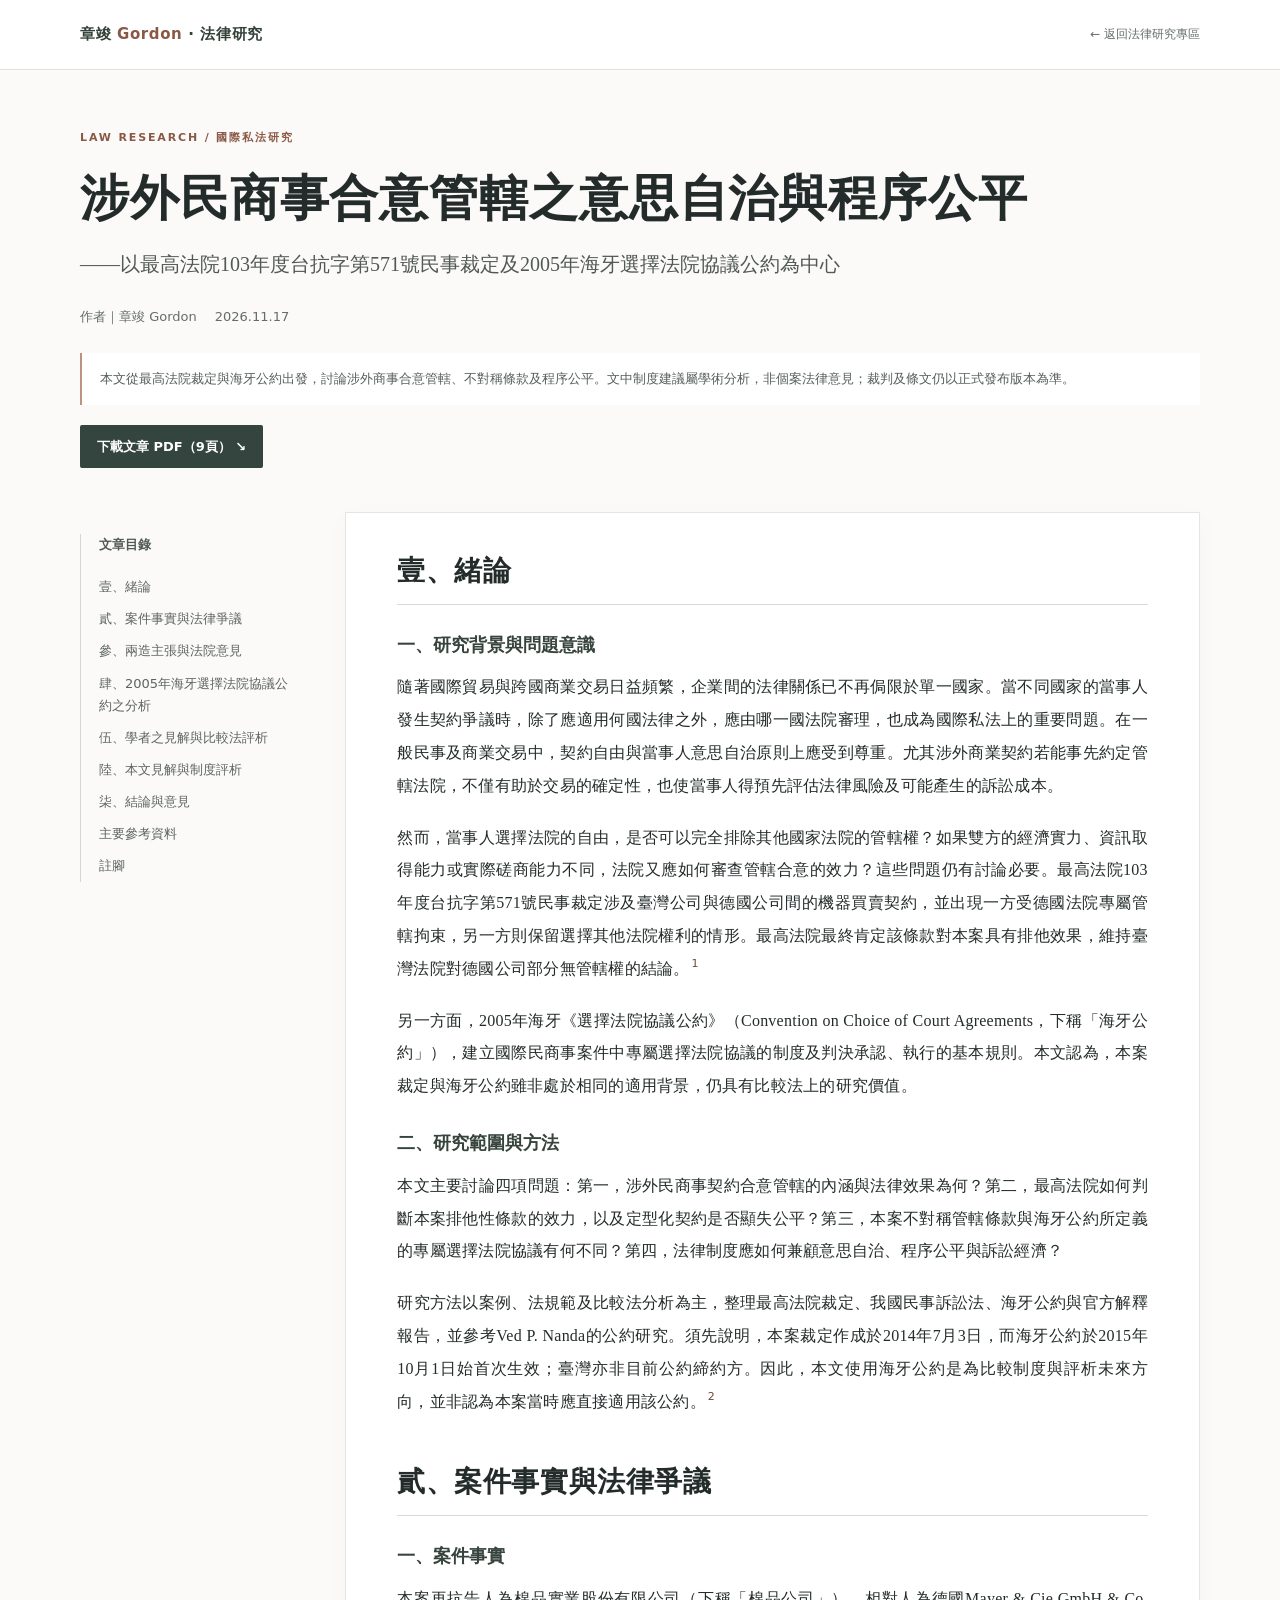
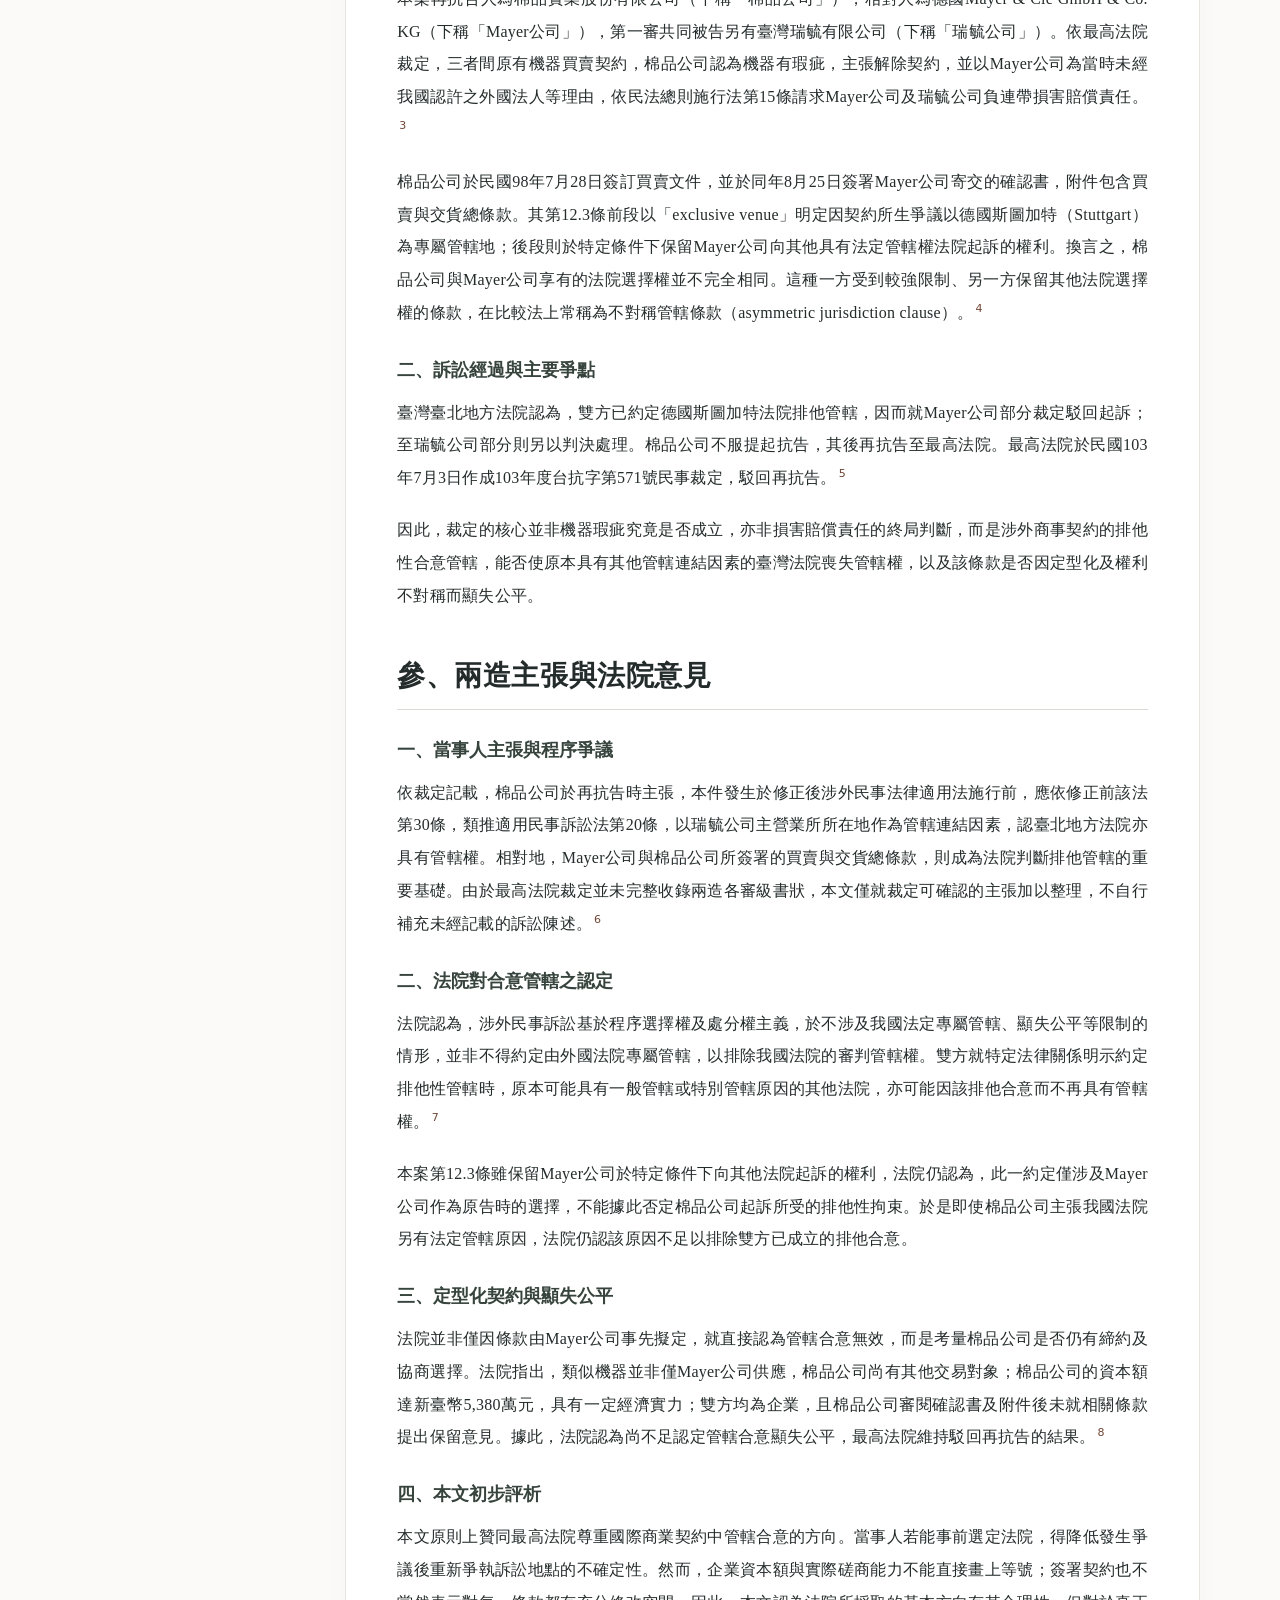
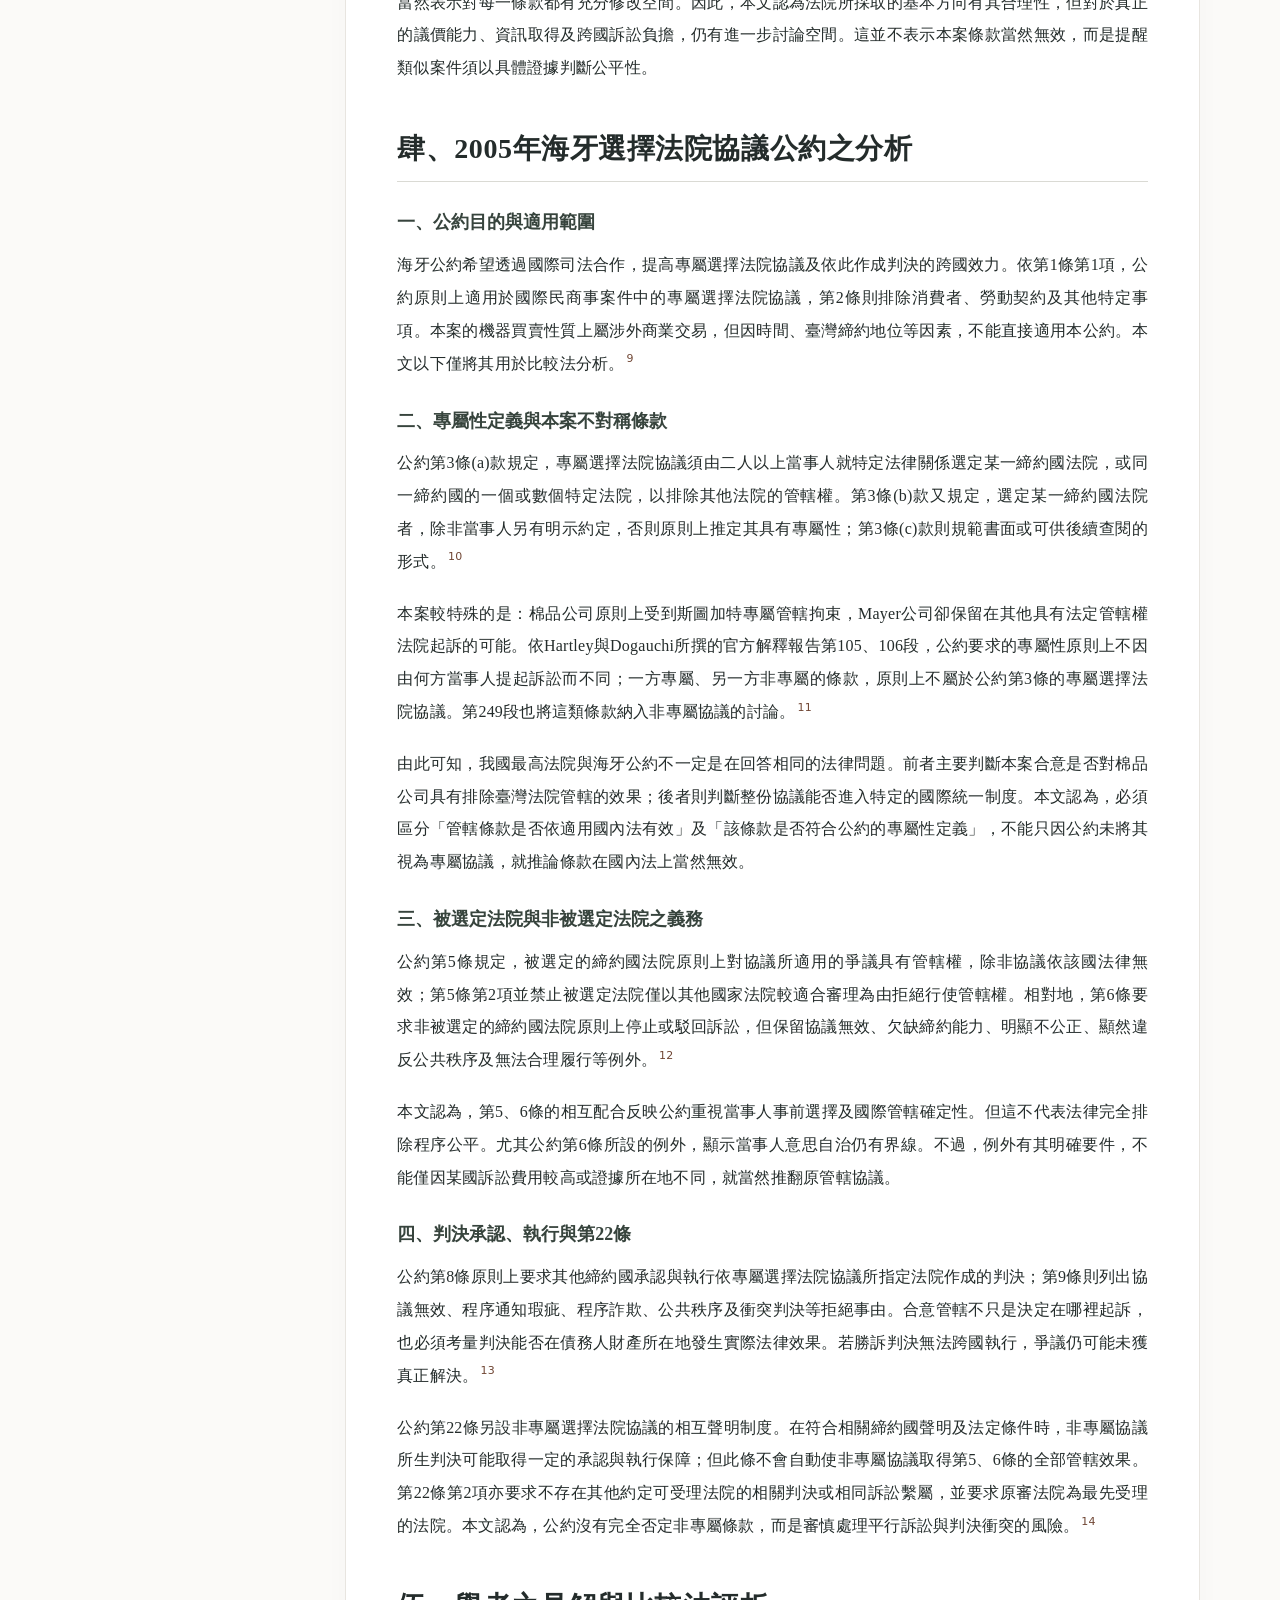
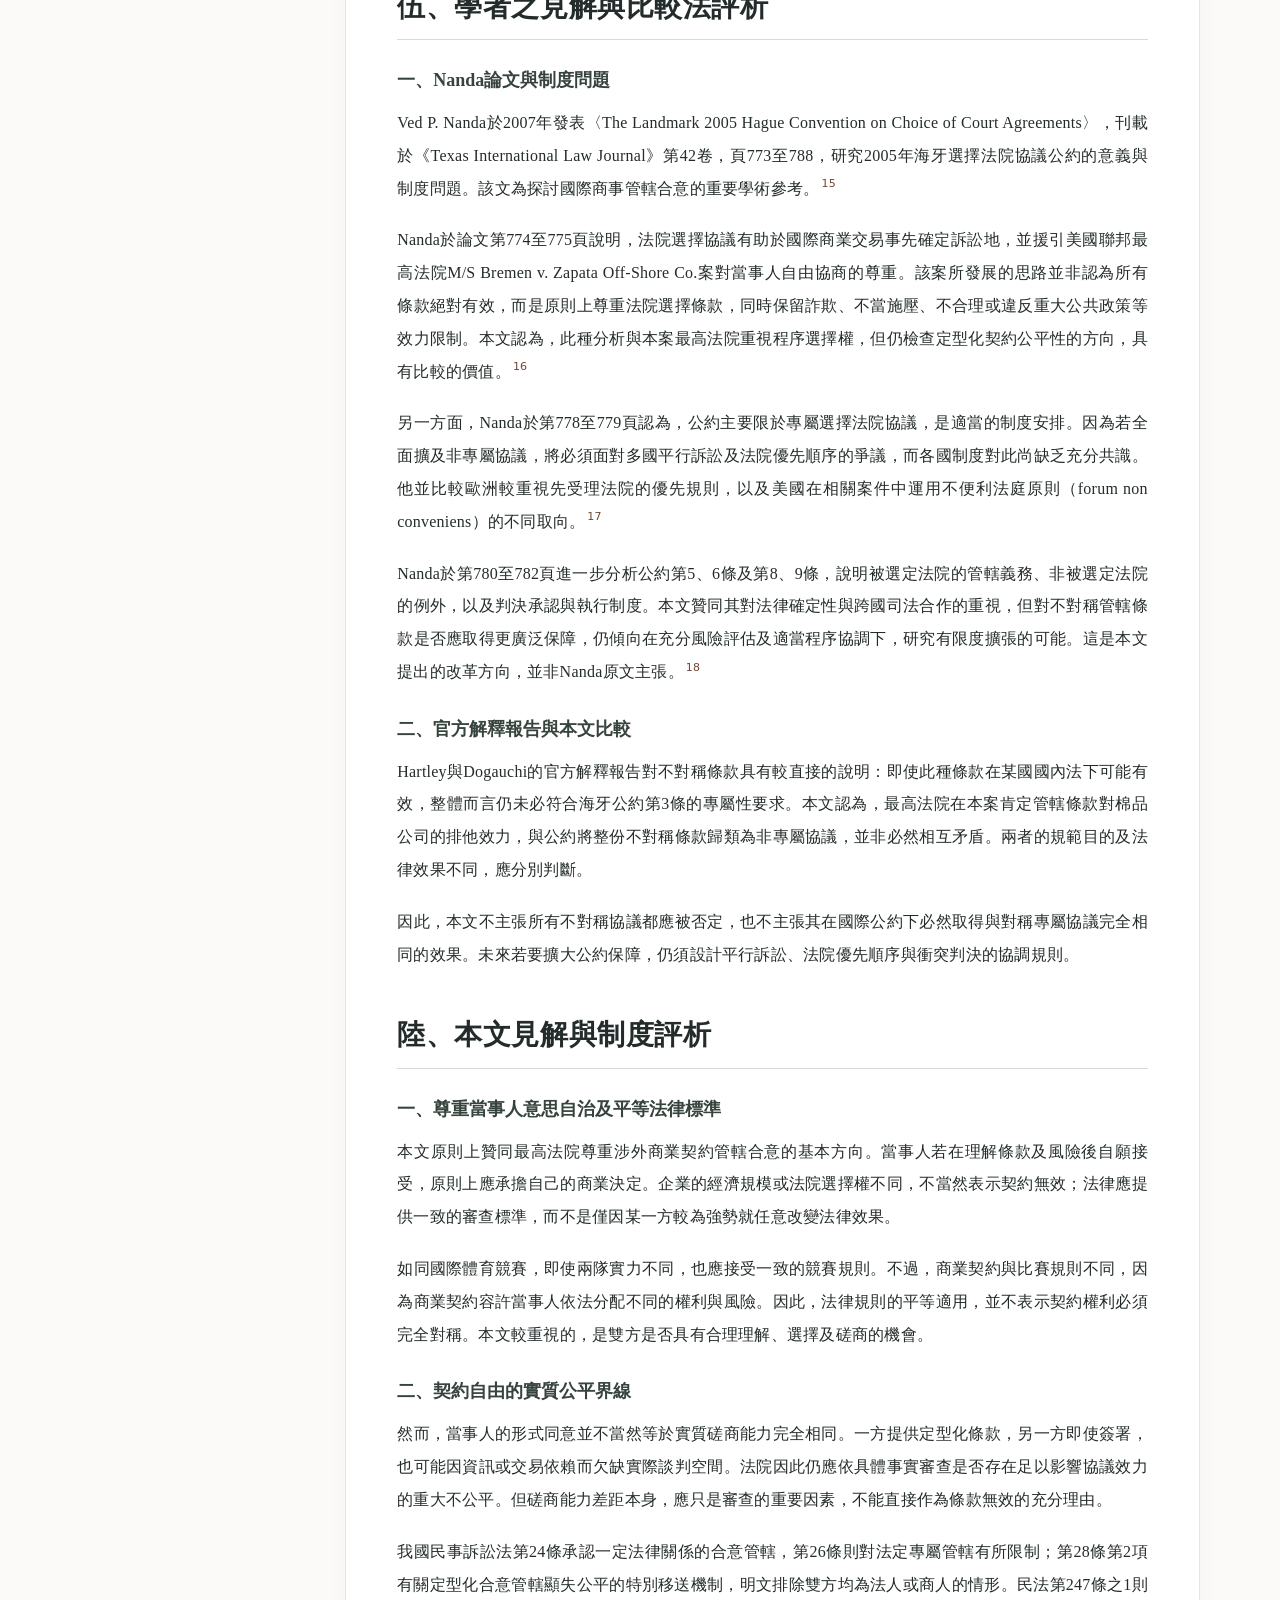
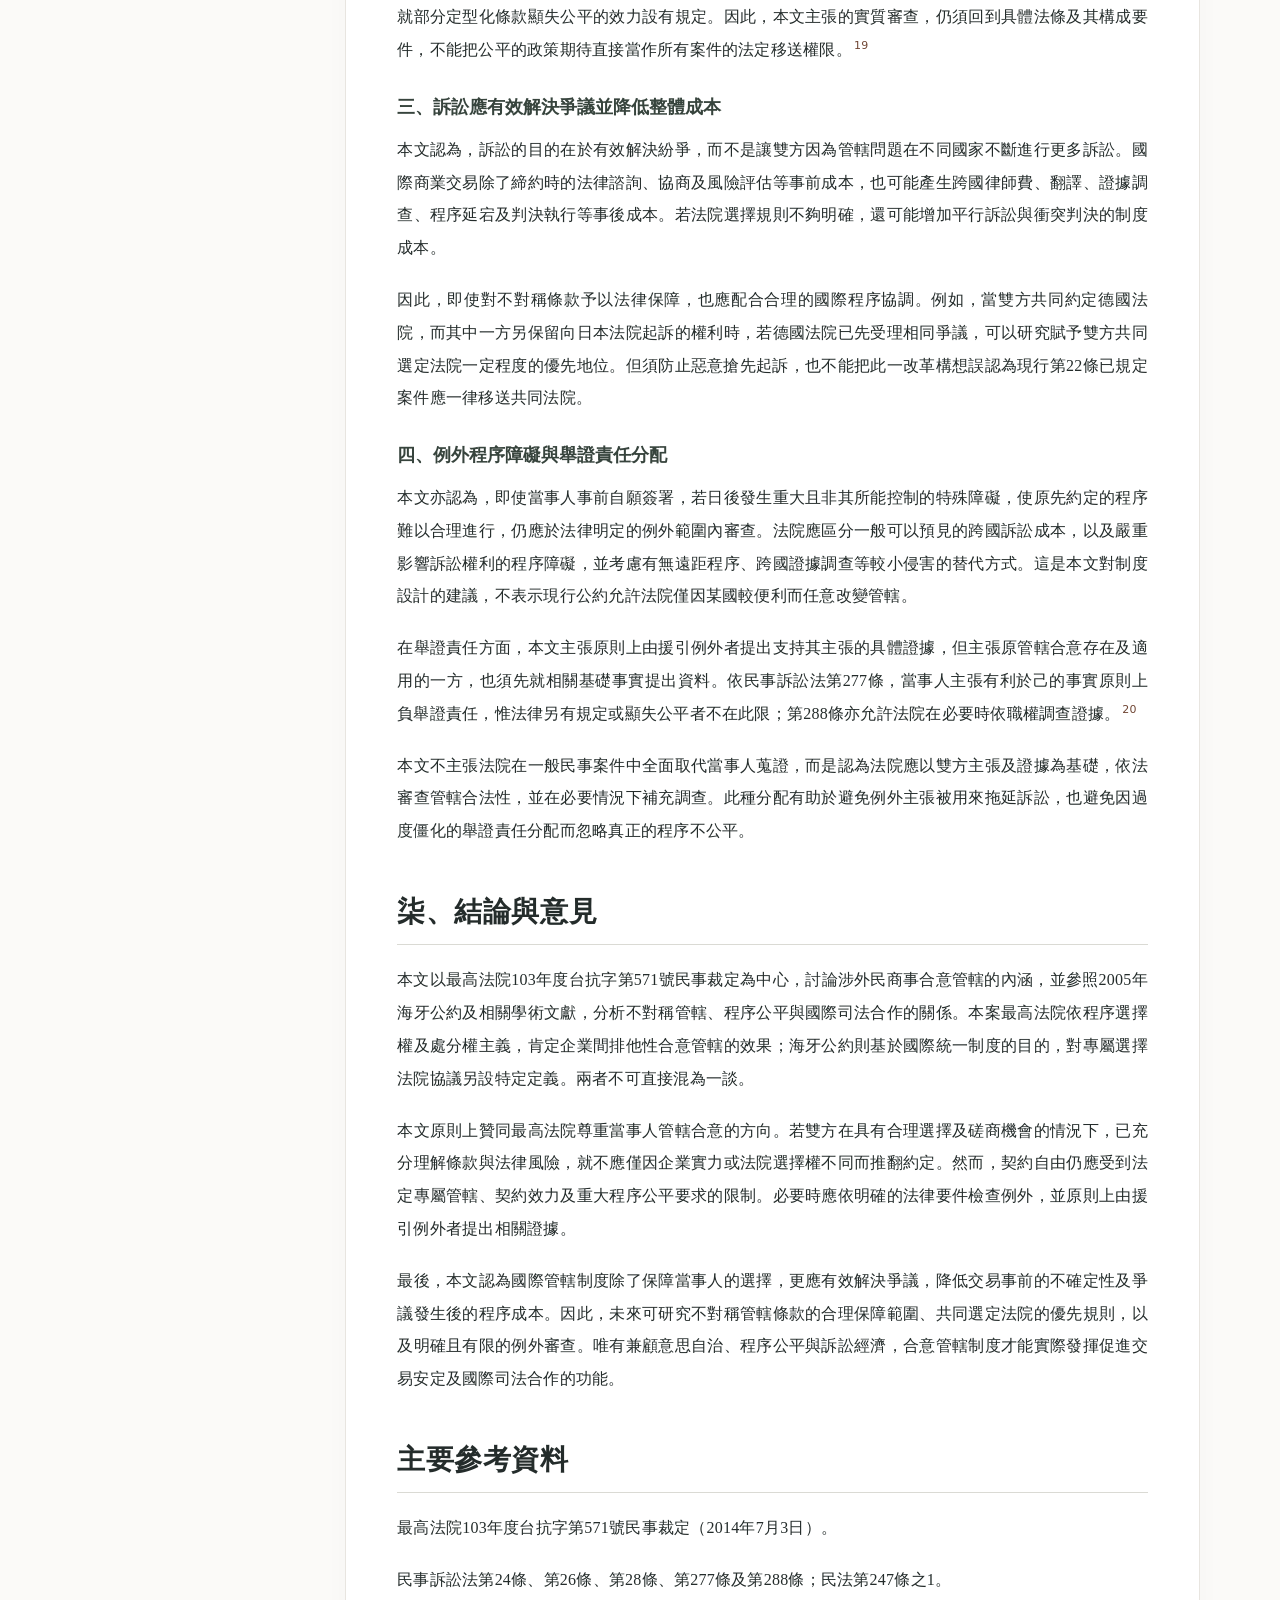
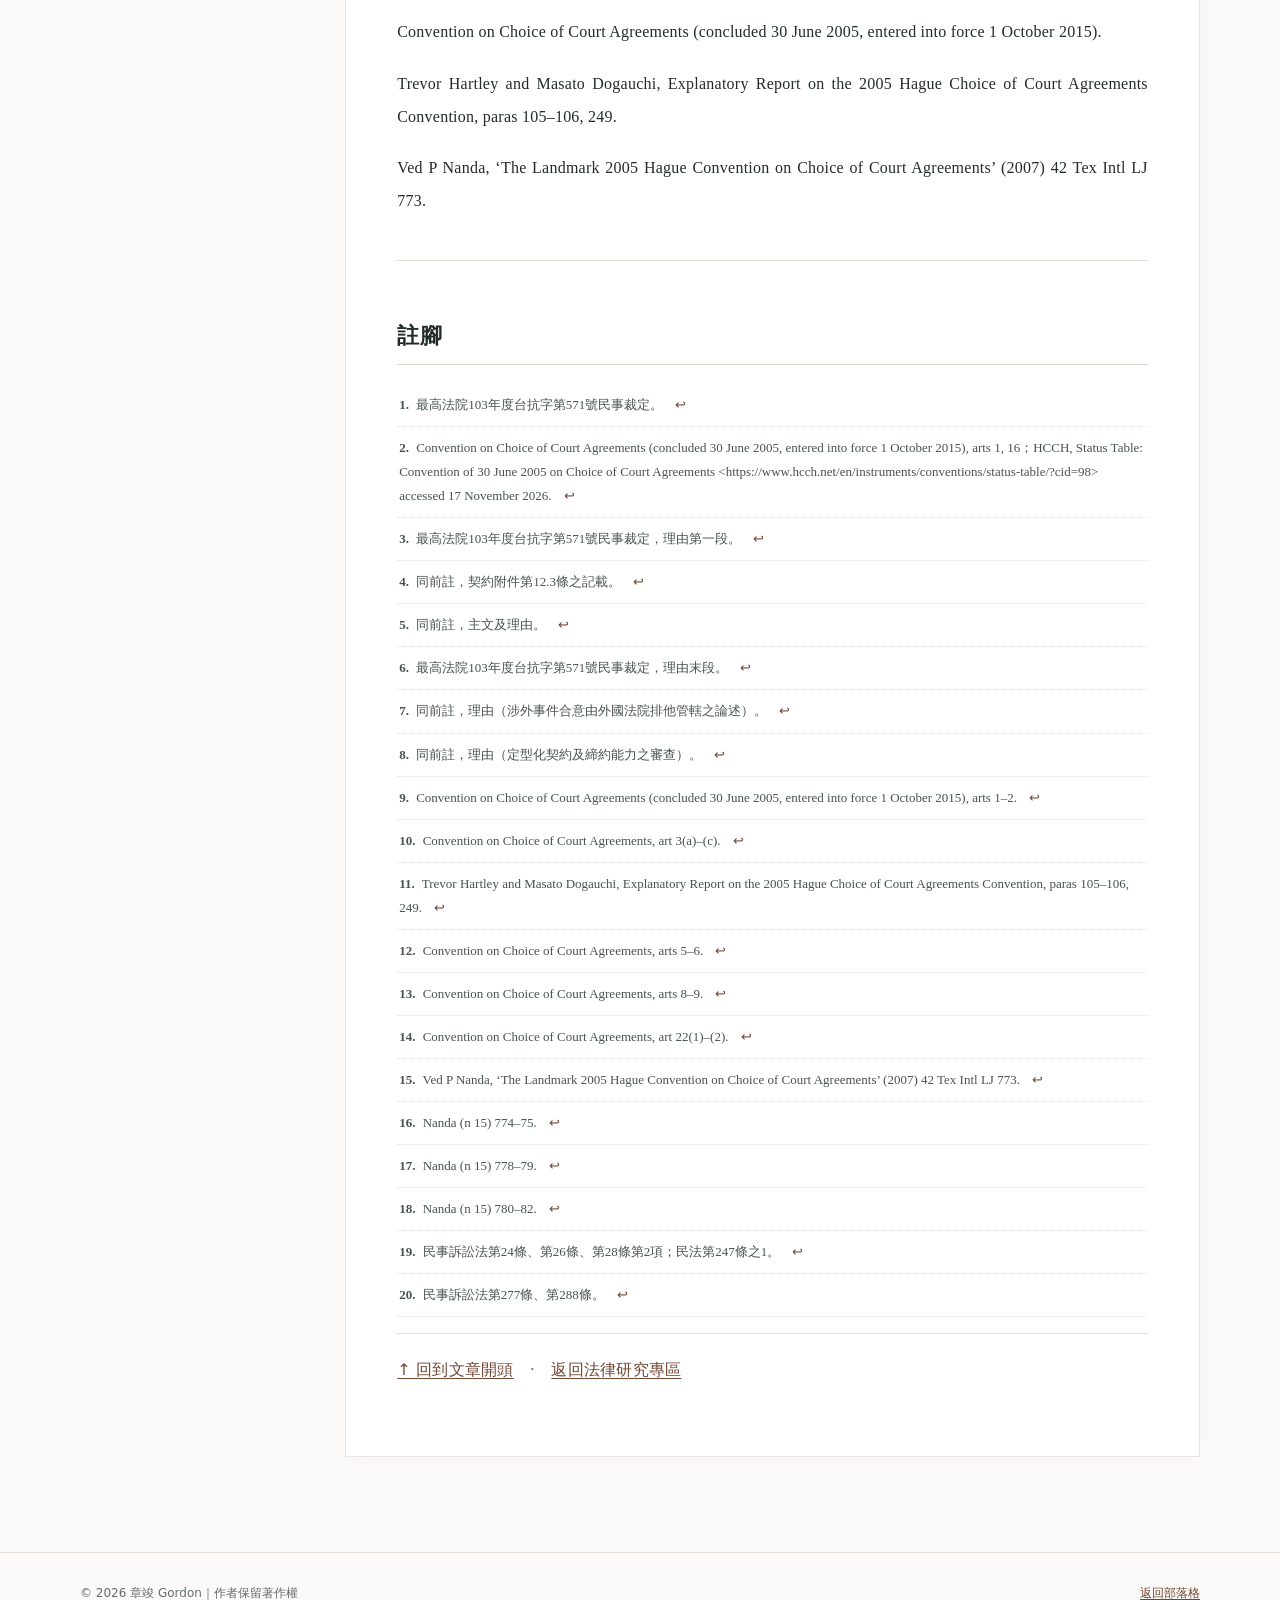
<file: law-choice-of-court-agreements-2026.html>
<!doctype html>
<html lang="zh-Hant-TW"><head><meta charset="utf-8"/><meta content="width=device-width,initial-scale=1" name="viewport"/><meta content="light" name="color-scheme"/><meta content="no-referrer" name="referrer"/>
<title>涉外民商事合意管轄之意思自治與程序公平｜法律研究｜章竣 Gordon</title>
<meta content="以最高法院103年度台抗字第571號民事裁定及2005年海牙選擇法院協議公約為中心。分析最高法院103年度台抗字第571號民事裁定、2005年海牙公約與不對稱管轄條款，討論契約自由、程序公平及訴訟經濟。" name="description"/>
<meta content="章竣 Gordon" name="author"/><meta content="article" property="og:type"/><meta content="zh_TW" property="og:locale"/><meta content="涉外民商事合意管轄之意思自治與程序公平" property="og:title"/><meta content="以最高法院103年度台抗字第571號民事裁定及2005年海牙選擇法院協議公約為中心" property="og:description"/><meta content="2026-11-17" property="article:published_time"/>
<link href="https://gordonchang666.github.io/law-choice-of-court-agreements-2026.html" rel="canonical"/><link href="favicon.svg" rel="icon" type="image/svg+xml"/><style>
:root{color-scheme:light;--ink:#242c2b;--muted:#656d69;--accent:#8a5945;--line:#e3e0da;--paper:#fbfaf8;--card:#ffffff}
*{box-sizing:border-box}html{scroll-behavior:smooth;scroll-padding-top:90px;-webkit-text-size-adjust:100%}body{margin:0;background:var(--paper);color:var(--ink);font-family:"Noto Serif TC","Source Han Serif TC","Songti TC","PMingLiU",serif;line-height:1.92}a{color:#704634;text-decoration-thickness:1px;text-underline-offset:.18em}a:hover{color:#aa654c}a:focus-visible{outline:2px solid var(--accent);outline-offset:3px} .wrap{width:min(1120px,calc(100% - 42px));margin-inline:auto}
.topbar{background:white;border-bottom:1px solid var(--line)}.topbar-row{min-height:69px;display:flex;align-items:center;justify-content:space-between;gap:20px}.brand{font-family:system-ui,"Noto Sans TC",sans-serif;text-decoration:none;font-size:15px;color:#334139;font-weight:650;letter-spacing:.04em}.brand strong{color:var(--accent);font-weight:600}.go-back{font-family:system-ui,"Noto Sans TC",sans-serif;font-size:12px;text-decoration:none;white-space:nowrap;color:var(--muted)}
.hero{padding:60px 0 44px}.eyebrow{font:650 11px/1.5 system-ui,"Noto Sans TC",sans-serif;letter-spacing:.17em;color:var(--accent);text-transform:uppercase}.hero h1{font-size:clamp(31px,4vw,49px);letter-spacing:.018em;line-height:1.4;max-width:1020px;margin:18px 0 12px;font-weight:650}.subtitle{font-size:clamp(16px,1.6vw,20px);color:#515957;margin:0}.meta{margin-top:23px;font:13px/1.75 system-ui,"Noto Sans TC",sans-serif;color:var(--muted);display:flex;gap:7px 18px;flex-wrap:wrap}.notice{margin-top:24px;padding:14px 18px;border-left:2px solid #bd927e;background:#fff;color:#555e5b;font:13px/1.8 system-ui,"Noto Sans TC",sans-serif}.download{display:inline-block;background:#34443e;color:white;border-radius:2px;text-decoration:none;font:600 13px/1.5 system-ui,"Noto Sans TC",sans-serif;padding:12px 17px;margin-top:20px}.download:hover{background:#52645b;color:white}
.layout{display:grid;grid-template-columns:220px minmax(0,1fr);gap:45px;align-items:start;padding-bottom:95px}.toc{position:sticky;top:28px;border-left:1px solid #d6d7d1;padding:0 0 0 18px;margin-top:22px;font:13px/1.7 system-ui,"Noto Sans TC",sans-serif}.toc-title{font-weight:650;margin:0 0 15px;color:#515a54}.toc a{display:block;padding:5px 0;text-decoration:none;color:#5d645f}.toc a:hover{color:var(--accent)}.toc .small{font-size:12px}.paper{background:var(--card);border:1px solid #e8e5e0;padding:36px clamp(20px,4vw,57px) 50px;box-shadow:0 5px 26px rgba(0,0,0,.025)}.paper h2{font-size:clamp(22px,2.3vw,28px);line-height:1.55;margin:42px 0 19px;font-weight:650;border-bottom:1px solid #dadad4;padding-bottom:11px;letter-spacing:.02em}.paper .chapter:first-child h2{margin-top:0}.paper h3{font-size:18px;line-height:1.55;margin:27px 0 12px;font-weight:650;color:#37443d}.paper p{font-size:16px;line-height:2.05;letter-spacing:.015em;text-align:justify;text-justify:inter-ideograph;margin:0 0 19px;overflow-wrap:anywhere}.fn-ref{font:11px/1 system-ui,sans-serif;vertical-align:super;padding-left:2px}.fn-ref a{text-decoration:none}.notes{border-top:1px solid var(--line);margin-top:42px;padding-top:16px}.notes h2{font-size:22px}.notes ol{padding-left:0;list-style:none}.notes li{font-size:13px;line-height:1.85;color:#48534f;padding:9px 2px;border-bottom:1px dotted #e1e0db;overflow-wrap:anywhere}.fn-num{font-weight:650;padding-right:4px}.fn-back{margin-left:9px;text-decoration:none}.editorial{font:12px/1.8 system-ui,"Noto Sans TC",sans-serif;color:#666b67;border-top:1px solid var(--line);padding-top:20px}.site-footer{border-top:1px solid var(--line);padding:30px 0 44px;color:var(--muted);font:12px/1.8 system-ui,"Noto Sans TC",sans-serif}.footer-row{display:flex;justify-content:space-between;gap:20px;flex-wrap:wrap}
@media(max-width:850px){.layout{display:block}.toc{position:static;margin:0 0 22px;padding:16px;border:1px solid var(--line);background:white;display:flex;flex-wrap:wrap;gap:0 15px}.toc-title{width:100%;margin-bottom:5px}.toc a{font-size:12px}.paper{padding:26px 22px}}@media(max-width:520px){.wrap{width:min(100% - 30px,1120px)}.hero{padding:35px 0 31px}.hero h1{font-size:29px}.paper p{text-align:left;font-size:16px}.paper h3{font-size:17px}.paper{padding:24px 18px}.topbar-row{min-height:59px}}@media print{body{background:white}.topbar,.toc,.download,.notice,.site-footer{display:none!important}.wrap{width:100%}.hero{padding:0 0 18px}.layout{display:block}.paper{border:0;box-shadow:none;padding:0}.paper p{font-size:12pt}.paper h2{break-after:avoid}.paper h3{break-after:avoid}.paper p{orphans:3;widows:3}a{color:inherit}}
@media(prefers-reduced-motion:reduce){html{scroll-behavior:auto}}
</style>
<script type="application/ld+json">{"@context": "https://schema.org", "@type": "ScholarlyArticle", "headline": "涉外民商事合意管轄之意思自治與程序公平", "alternativeHeadline": "以最高法院103年度台抗字第571號民事裁定及2005年海牙選擇法院協議公約為中心", "author": {"@type": "Person", "name": "章竣 Gordon"}, "inLanguage": "zh-Hant-TW", "datePublished": "2026-11-17", "mainEntityOfPage": "https://gordonchang666.github.io/law-choice-of-court-agreements-2026.html"}</script></head>
<body><header class="topbar"><div class="wrap topbar-row"><a class="brand" href="index.html#home">章竣 <strong>Gordon</strong> · 法律研究</a><a class="go-back" href="index.html#journal/law">← 返回法律研究專區</a></div></header>
<div class="wrap"><section class="hero" id="top"><div class="eyebrow">LAW RESEARCH / 國際私法研究</div><h1>涉外民商事合意管轄之意思自治與程序公平</h1><p class="subtitle">——以最高法院103年度台抗字第571號民事裁定及2005年海牙選擇法院協議公約為中心</p><div class="meta"><span>作者｜章竣 Gordon</span><span>2026.11.17</span></div><div class="notice">本文從最高法院裁定與海牙公約出發，討論涉外商事合意管轄、不對稱條款及程序公平。文中制度建議屬學術分析，非個案法律意見；裁判及條文仍以正式發布版本為準。</div><a class="download" download="" href="law-choice-of-court-agreements-2026.pdf">下載文章 PDF（9頁） ↘</a></section>
<div class="layout"><nav aria-label="文章目錄" class="toc"><div class="toc-title">文章目錄</div><a href="#chapter-1">壹、緒論</a>
<a href="#chapter-2">貳、案件事實與法律爭議</a>
<a href="#chapter-3">參、兩造主張與法院意見</a>
<a href="#chapter-4">肆、2005年海牙選擇法院協議公約之分析</a>
<a href="#chapter-5">伍、學者之見解與比較法評析</a>
<a href="#chapter-6">陸、本文見解與制度評析</a>
<a href="#chapter-7">柒、結論與意見</a><a href="#references">主要參考資料</a><a href="#footnotes">註腳</a></nav><main class="paper" id="article"><section class="chapter" id="chapter-1"><h2>壹、緒論</h2>
<h3>一、研究背景與問題意識</h3>
<p>隨著國際貿易與跨國商業交易日益頻繁，企業間的法律關係已不再侷限於單一國家。當不同國家的當事人發生契約爭議時，除了應適用何國法律之外，應由哪一國法院審理，也成為國際私法上的重要問題。在一般民事及商業交易中，契約自由與當事人意思自治原則上應受到尊重。尤其涉外商業契約若能事先約定管轄法院，不僅有助於交易的確定性，也使當事人得預先評估法律風險及可能產生的訴訟成本。</p>
<p>然而，當事人選擇法院的自由，是否可以完全排除其他國家法院的管轄權？如果雙方的經濟實力、資訊取得能力或實際磋商能力不同，法院又應如何審查管轄合意的效力？這些問題仍有討論必要。最高法院103年度台抗字第571號民事裁定涉及臺灣公司與德國公司間的機器買賣契約，並出現一方受德國法院專屬管轄拘束，另一方則保留選擇其他法院權利的情形。最高法院最終肯定該條款對本案具有排他效果，維持臺灣法院對德國公司部分無管轄權的結論。<sup class="fn-ref"><a aria-label="註腳 1" href="#fn1" id="fnref1" role="doc-noteref">1</a></sup></p>
<p>另一方面，2005年海牙《選擇法院協議公約》（Convention on Choice of Court Agreements，下稱「海牙公約」），建立國際民商事案件中專屬選擇法院協議的制度及判決承認、執行的基本規則。本文認為，本案裁定與海牙公約雖非處於相同的適用背景，仍具有比較法上的研究價值。</p>
<h3>二、研究範圍與方法</h3>
<p>本文主要討論四項問題：第一，涉外民商事契約合意管轄的內涵與法律效果為何？第二，最高法院如何判斷本案排他性條款的效力，以及定型化契約是否顯失公平？第三，本案不對稱管轄條款與海牙公約所定義的專屬選擇法院協議有何不同？第四，法律制度應如何兼顧意思自治、程序公平與訴訟經濟？</p>
<p>研究方法以案例、法規範及比較法分析為主，整理最高法院裁定、我國民事訴訟法、海牙公約與官方解釋報告，並參考Ved P. Nanda的公約研究。須先說明，本案裁定作成於2014年7月3日，而海牙公約於2015年10月1日始首次生效；臺灣亦非目前公約締約方。因此，本文使用海牙公約是為比較制度與評析未來方向，並非認為本案當時應直接適用該公約。<sup class="fn-ref"><a aria-label="註腳 2" href="#fn2" id="fnref2" role="doc-noteref">2</a></sup></p>
</section>
<section class="chapter" id="chapter-2"><h2>貳、案件事實與法律爭議</h2>
<h3>一、案件事實</h3>
<p>本案再抗告人為棉品實業股份有限公司（下稱「棉品公司」），相對人為德國Mayer &amp; Cie GmbH &amp; Co. KG（下稱「Mayer公司」），第一審共同被告另有臺灣瑞毓有限公司（下稱「瑞毓公司」）。依最高法院裁定，三者間原有機器買賣契約，棉品公司認為機器有瑕疵，主張解除契約，並以Mayer公司為當時未經我國認許之外國法人等理由，依民法總則施行法第15條請求Mayer公司及瑞毓公司負連帶損害賠償責任。<sup class="fn-ref"><a aria-label="註腳 3" href="#fn3" id="fnref3" role="doc-noteref">3</a></sup></p>
<p>棉品公司於民國98年7月28日簽訂買賣文件，並於同年8月25日簽署Mayer公司寄交的確認書，附件包含買賣與交貨總條款。其第12.3條前段以「exclusive venue」明定因契約所生爭議以德國斯圖加特（Stuttgart）為專屬管轄地；後段則於特定條件下保留Mayer公司向其他具有法定管轄權法院起訴的權利。換言之，棉品公司與Mayer公司享有的法院選擇權並不完全相同。這種一方受到較強限制、另一方保留其他法院選擇權的條款，在比較法上常稱為不對稱管轄條款（asymmetric jurisdiction clause）。<sup class="fn-ref"><a aria-label="註腳 4" href="#fn4" id="fnref4" role="doc-noteref">4</a></sup></p>
<h3>二、訴訟經過與主要爭點</h3>
<p>臺灣臺北地方法院認為，雙方已約定德國斯圖加特法院排他管轄，因而就Mayer公司部分裁定駁回起訴；至瑞毓公司部分則另以判決處理。棉品公司不服提起抗告，其後再抗告至最高法院。最高法院於民國103年7月3日作成103年度台抗字第571號民事裁定，駁回再抗告。<sup class="fn-ref"><a aria-label="註腳 5" href="#fn5" id="fnref5" role="doc-noteref">5</a></sup></p>
<p>因此，裁定的核心並非機器瑕疵究竟是否成立，亦非損害賠償責任的終局判斷，而是涉外商事契約的排他性合意管轄，能否使原本具有其他管轄連結因素的臺灣法院喪失管轄權，以及該條款是否因定型化及權利不對稱而顯失公平。</p>
</section>
<section class="chapter" id="chapter-3"><h2>參、兩造主張與法院意見</h2>
<h3>一、當事人主張與程序爭議</h3>
<p>依裁定記載，棉品公司於再抗告時主張，本件發生於修正後涉外民事法律適用法施行前，應依修正前該法第30條，類推適用民事訴訟法第20條，以瑞毓公司主營業所所在地作為管轄連結因素，認臺北地方法院亦具有管轄權。相對地，Mayer公司與棉品公司所簽署的買賣與交貨總條款，則成為法院判斷排他管轄的重要基礎。由於最高法院裁定並未完整收錄兩造各審級書狀，本文僅就裁定可確認的主張加以整理，不自行補充未經記載的訴訟陳述。<sup class="fn-ref"><a aria-label="註腳 6" href="#fn6" id="fnref6" role="doc-noteref">6</a></sup></p>
<h3>二、法院對合意管轄之認定</h3>
<p>法院認為，涉外民事訴訟基於程序選擇權及處分權主義，於不涉及我國法定專屬管轄、顯失公平等限制的情形，並非不得約定由外國法院專屬管轄，以排除我國法院的審判管轄權。雙方就特定法律關係明示約定排他性管轄時，原本可能具有一般管轄或特別管轄原因的其他法院，亦可能因該排他合意而不再具有管轄權。<sup class="fn-ref"><a aria-label="註腳 7" href="#fn7" id="fnref7" role="doc-noteref">7</a></sup></p>
<p>本案第12.3條雖保留Mayer公司於特定條件下向其他法院起訴的權利，法院仍認為，此一約定僅涉及Mayer公司作為原告時的選擇，不能據此否定棉品公司起訴所受的排他性拘束。於是即使棉品公司主張我國法院另有法定管轄原因，法院仍認該原因不足以排除雙方已成立的排他合意。</p>
<h3>三、定型化契約與顯失公平</h3>
<p>法院並非僅因條款由Mayer公司事先擬定，就直接認為管轄合意無效，而是考量棉品公司是否仍有締約及協商選擇。法院指出，類似機器並非僅Mayer公司供應，棉品公司尚有其他交易對象；棉品公司的資本額達新臺幣5,380萬元，具有一定經濟實力；雙方均為企業，且棉品公司審閱確認書及附件後未就相關條款提出保留意見。據此，法院認為尚不足認定管轄合意顯失公平，最高法院維持駁回再抗告的結果。<sup class="fn-ref"><a aria-label="註腳 8" href="#fn8" id="fnref8" role="doc-noteref">8</a></sup></p>
<h3>四、本文初步評析</h3>
<p>本文原則上贊同最高法院尊重國際商業契約中管轄合意的方向。當事人若能事前選定法院，得降低發生爭議後重新爭執訴訟地點的不確定性。然而，企業資本額與實際磋商能力不能直接畫上等號；簽署契約也不當然表示對每一條款都有充分修改空間。因此，本文認為法院所採取的基本方向有其合理性，但對於真正的議價能力、資訊取得及跨國訴訟負擔，仍有進一步討論空間。這並不表示本案條款當然無效，而是提醒類似案件須以具體證據判斷公平性。</p>
</section>
<section class="chapter" id="chapter-4"><h2>肆、2005年海牙選擇法院協議公約之分析</h2>
<h3>一、公約目的與適用範圍</h3>
<p>海牙公約希望透過國際司法合作，提高專屬選擇法院協議及依此作成判決的跨國效力。依第1條第1項，公約原則上適用於國際民商事案件中的專屬選擇法院協議，第2條則排除消費者、勞動契約及其他特定事項。本案的機器買賣性質上屬涉外商業交易，但因時間、臺灣締約地位等因素，不能直接適用本公約。本文以下僅將其用於比較法分析。<sup class="fn-ref"><a aria-label="註腳 9" href="#fn9" id="fnref9" role="doc-noteref">9</a></sup></p>
<h3>二、專屬性定義與本案不對稱條款</h3>
<p>公約第3條(a)款規定，專屬選擇法院協議須由二人以上當事人就特定法律關係選定某一締約國法院，或同一締約國的一個或數個特定法院，以排除其他法院的管轄權。第3條(b)款又規定，選定某一締約國法院者，除非當事人另有明示約定，否則原則上推定其具有專屬性；第3條(c)款則規範書面或可供後續查閱的形式。<sup class="fn-ref"><a aria-label="註腳 10" href="#fn10" id="fnref10" role="doc-noteref">10</a></sup></p>
<p>本案較特殊的是：棉品公司原則上受到斯圖加特專屬管轄拘束，Mayer公司卻保留在其他具有法定管轄權法院起訴的可能。依Hartley與Dogauchi所撰的官方解釋報告第105、106段，公約要求的專屬性原則上不因由何方當事人提起訴訟而不同；一方專屬、另一方非專屬的條款，原則上不屬於公約第3條的專屬選擇法院協議。第249段也將這類條款納入非專屬協議的討論。<sup class="fn-ref"><a aria-label="註腳 11" href="#fn11" id="fnref11" role="doc-noteref">11</a></sup></p>
<p>由此可知，我國最高法院與海牙公約不一定是在回答相同的法律問題。前者主要判斷本案合意是否對棉品公司具有排除臺灣法院管轄的效果；後者則判斷整份協議能否進入特定的國際統一制度。本文認為，必須區分「管轄條款是否依適用國內法有效」及「該條款是否符合公約的專屬性定義」，不能只因公約未將其視為專屬協議，就推論條款在國內法上當然無效。</p>
<h3>三、被選定法院與非被選定法院之義務</h3>
<p>公約第5條規定，被選定的締約國法院原則上對協議所適用的爭議具有管轄權，除非協議依該國法律無效；第5條第2項並禁止被選定法院僅以其他國家法院較適合審理為由拒絕行使管轄權。相對地，第6條要求非被選定的締約國法院原則上停止或駁回訴訟，但保留協議無效、欠缺締約能力、明顯不公正、顯然違反公共秩序及無法合理履行等例外。<sup class="fn-ref"><a aria-label="註腳 12" href="#fn12" id="fnref12" role="doc-noteref">12</a></sup></p>
<p>本文認為，第5、6條的相互配合反映公約重視當事人事前選擇及國際管轄確定性。但這不代表法律完全排除程序公平。尤其公約第6條所設的例外，顯示當事人意思自治仍有界線。不過，例外有其明確要件，不能僅因某國訴訟費用較高或證據所在地不同，就當然推翻原管轄協議。</p>
<h3>四、判決承認、執行與第22條</h3>
<p>公約第8條原則上要求其他締約國承認與執行依專屬選擇法院協議所指定法院作成的判決；第9條則列出協議無效、程序通知瑕疵、程序詐欺、公共秩序及衝突判決等拒絕事由。合意管轄不只是決定在哪裡起訴，也必須考量判決能否在債務人財產所在地發生實際法律效果。若勝訴判決無法跨國執行，爭議仍可能未獲真正解決。<sup class="fn-ref"><a aria-label="註腳 13" href="#fn13" id="fnref13" role="doc-noteref">13</a></sup></p>
<p>公約第22條另設非專屬選擇法院協議的相互聲明制度。在符合相關締約國聲明及法定條件時，非專屬協議所生判決可能取得一定的承認與執行保障；但此條不會自動使非專屬協議取得第5、6條的全部管轄效果。第22條第2項亦要求不存在其他約定可受理法院的相關判決或相同訴訟繫屬，並要求原審法院為最先受理的法院。本文認為，公約沒有完全否定非專屬條款，而是審慎處理平行訴訟與判決衝突的風險。<sup class="fn-ref"><a aria-label="註腳 14" href="#fn14" id="fnref14" role="doc-noteref">14</a></sup></p>
</section>
<section class="chapter" id="chapter-5"><h2>伍、學者之見解與比較法評析</h2>
<h3>一、Nanda論文與制度問題</h3>
<p>Ved P. Nanda於2007年發表〈The Landmark 2005 Hague Convention on Choice of Court Agreements〉，刊載於《Texas International Law Journal》第42卷，頁773至788，研究2005年海牙選擇法院協議公約的意義與制度問題。該文為探討國際商事管轄合意的重要學術參考。<sup class="fn-ref"><a aria-label="註腳 15" href="#fn15" id="fnref15" role="doc-noteref">15</a></sup></p>
<p>Nanda於論文第774至775頁說明，法院選擇協議有助於國際商業交易事先確定訴訟地，並援引美國聯邦最高法院M/S Bremen v. Zapata Off-Shore Co.案對當事人自由協商的尊重。該案所發展的思路並非認為所有條款絕對有效，而是原則上尊重法院選擇條款，同時保留詐欺、不當施壓、不合理或違反重大公共政策等效力限制。本文認為，此種分析與本案最高法院重視程序選擇權，但仍檢查定型化契約公平性的方向，具有比較的價值。<sup class="fn-ref"><a aria-label="註腳 16" href="#fn16" id="fnref16" role="doc-noteref">16</a></sup></p>
<p>另一方面，Nanda於第778至779頁認為，公約主要限於專屬選擇法院協議，是適當的制度安排。因為若全面擴及非專屬協議，將必須面對多國平行訴訟及法院優先順序的爭議，而各國制度對此尚缺乏充分共識。他並比較歐洲較重視先受理法院的優先規則，以及美國在相關案件中運用不便利法庭原則（forum non conveniens）的不同取向。<sup class="fn-ref"><a aria-label="註腳 17" href="#fn17" id="fnref17" role="doc-noteref">17</a></sup></p>
<p>Nanda於第780至782頁進一步分析公約第5、6條及第8、9條，說明被選定法院的管轄義務、非被選定法院的例外，以及判決承認與執行制度。本文贊同其對法律確定性與跨國司法合作的重視，但對不對稱管轄條款是否應取得更廣泛保障，仍傾向在充分風險評估及適當程序協調下，研究有限度擴張的可能。這是本文提出的改革方向，並非Nanda原文主張。<sup class="fn-ref"><a aria-label="註腳 18" href="#fn18" id="fnref18" role="doc-noteref">18</a></sup></p>
<h3>二、官方解釋報告與本文比較</h3>
<p>Hartley與Dogauchi的官方解釋報告對不對稱條款具有較直接的說明：即使此種條款在某國國內法下可能有效，整體而言仍未必符合海牙公約第3條的專屬性要求。本文認為，最高法院在本案肯定管轄條款對棉品公司的排他效力，與公約將整份不對稱條款歸類為非專屬協議，並非必然相互矛盾。兩者的規範目的及法律效果不同，應分別判斷。</p>
<p>因此，本文不主張所有不對稱協議都應被否定，也不主張其在國際公約下必然取得與對稱專屬協議完全相同的效果。未來若要擴大公約保障，仍須設計平行訴訟、法院優先順序與衝突判決的協調規則。</p>
</section>
<section class="chapter" id="chapter-6"><h2>陸、本文見解與制度評析</h2>
<h3>一、尊重當事人意思自治及平等法律標準</h3>
<p>本文原則上贊同最高法院尊重涉外商業契約管轄合意的基本方向。當事人若在理解條款及風險後自願接受，原則上應承擔自己的商業決定。企業的經濟規模或法院選擇權不同，不當然表示契約無效；法律應提供一致的審查標準，而不是僅因某一方較為強勢就任意改變法律效果。</p>
<p>如同國際體育競賽，即使兩隊實力不同，也應接受一致的競賽規則。不過，商業契約與比賽規則不同，因為商業契約容許當事人依法分配不同的權利與風險。因此，法律規則的平等適用，並不表示契約權利必須完全對稱。本文較重視的，是雙方是否具有合理理解、選擇及磋商的機會。</p>
<h3>二、契約自由的實質公平界線</h3>
<p>然而，當事人的形式同意並不當然等於實質磋商能力完全相同。一方提供定型化條款，另一方即使簽署，也可能因資訊或交易依賴而欠缺實際談判空間。法院因此仍應依具體事實審查是否存在足以影響協議效力的重大不公平。但磋商能力差距本身，應只是審查的重要因素，不能直接作為條款無效的充分理由。</p>
<p>我國民事訴訟法第24條承認一定法律關係的合意管轄，第26條則對法定專屬管轄有所限制；第28條第2項有關定型化合意管轄顯失公平的特別移送機制，明文排除雙方均為法人或商人的情形。民法第247條之1則就部分定型化條款顯失公平的效力設有規定。因此，本文主張的實質審查，仍須回到具體法條及其構成要件，不能把公平的政策期待直接當作所有案件的法定移送權限。<sup class="fn-ref"><a aria-label="註腳 19" href="#fn19" id="fnref19" role="doc-noteref">19</a></sup></p>
<h3>三、訴訟應有效解決爭議並降低整體成本</h3>
<p>本文認為，訴訟的目的在於有效解決紛爭，而不是讓雙方因為管轄問題在不同國家不斷進行更多訴訟。國際商業交易除了締約時的法律諮詢、協商及風險評估等事前成本，也可能產生跨國律師費、翻譯、證據調查、程序延宕及判決執行等事後成本。若法院選擇規則不夠明確，還可能增加平行訴訟與衝突判決的制度成本。</p>
<p>因此，即使對不對稱條款予以法律保障，也應配合合理的國際程序協調。例如，當雙方共同約定德國法院，而其中一方另保留向日本法院起訴的權利時，若德國法院已先受理相同爭議，可以研究賦予雙方共同選定法院一定程度的優先地位。但須防止惡意搶先起訴，也不能把此一改革構想誤認為現行第22條已規定案件應一律移送共同法院。</p>
<h3>四、例外程序障礙與舉證責任分配</h3>
<p>本文亦認為，即使當事人事前自願簽署，若日後發生重大且非其所能控制的特殊障礙，使原先約定的程序難以合理進行，仍應於法律明定的例外範圍內審查。法院應區分一般可以預見的跨國訴訟成本，以及嚴重影響訴訟權利的程序障礙，並考慮有無遠距程序、跨國證據調查等較小侵害的替代方式。這是本文對制度設計的建議，不表示現行公約允許法院僅因某國較便利而任意改變管轄。</p>
<p>在舉證責任方面，本文主張原則上由援引例外者提出支持其主張的具體證據，但主張原管轄合意存在及適用的一方，也須先就相關基礎事實提出資料。依民事訴訟法第277條，當事人主張有利於己的事實原則上負舉證責任，惟法律另有規定或顯失公平者不在此限；第288條亦允許法院在必要時依職權調查證據。<sup class="fn-ref"><a aria-label="註腳 20" href="#fn20" id="fnref20" role="doc-noteref">20</a></sup></p>
<p>本文不主張法院在一般民事案件中全面取代當事人蒐證，而是認為法院應以雙方主張及證據為基礎，依法審查管轄合法性，並在必要情況下補充調查。此種分配有助於避免例外主張被用來拖延訴訟，也避免因過度僵化的舉證責任分配而忽略真正的程序不公平。</p>
</section>
<section class="chapter" id="chapter-7"><h2>柒、結論與意見</h2>
<p>本文以最高法院103年度台抗字第571號民事裁定為中心，討論涉外民商事合意管轄的內涵，並參照2005年海牙公約及相關學術文獻，分析不對稱管轄、程序公平與國際司法合作的關係。本案最高法院依程序選擇權及處分權主義，肯定企業間排他性合意管轄的效果；海牙公約則基於國際統一制度的目的，對專屬選擇法院協議另設特定定義。兩者不可直接混為一談。</p>
<p>本文原則上贊同最高法院尊重當事人管轄合意的方向。若雙方在具有合理選擇及磋商機會的情況下，已充分理解條款與法律風險，就不應僅因企業實力或法院選擇權不同而推翻約定。然而，契約自由仍應受到法定專屬管轄、契約效力及重大程序公平要求的限制。必要時應依明確的法律要件檢查例外，並原則上由援引例外者提出相關證據。</p>
<p>最後，本文認為國際管轄制度除了保障當事人的選擇，更應有效解決爭議，降低交易事前的不確定性及爭議發生後的程序成本。因此，未來可研究不對稱管轄條款的合理保障範圍、共同選定法院的優先規則，以及明確且有限的例外審查。唯有兼顧意思自治、程序公平與訴訟經濟，合意管轄制度才能實際發揮促進交易安定及國際司法合作的功能。</p>
</section>
<section class="references" id="references"><h2>主要參考資料</h2>
<p>最高法院103年度台抗字第571號民事裁定（2014年7月3日）。</p>
<p>民事訴訟法第24條、第26條、第28條、第277條及第288條；民法第247條之1。</p>
<p>Convention on Choice of Court Agreements (concluded 30 June 2005, entered into force 1 October 2015).</p>
<p>Trevor Hartley and Masato Dogauchi, Explanatory Report on the 2005 Hague Choice of Court Agreements Convention, paras 105–106, 249.</p>
<p>Ved P Nanda, ‘The Landmark 2005 Hague Convention on Choice of Court Agreements’ (2007) 42 Tex Intl LJ 773.</p>
</section><section class="notes" id="footnotes" role="doc-endnotes"><h2>註腳</h2><ol><li id="fn1"><span class="fn-num">1.</span> 最高法院103年度台抗字第571號民事裁定。 <a aria-label="返回註腳 1 的引用位置" class="fn-back" href="#fnref1">↩</a></li>
<li id="fn2"><span class="fn-num">2.</span> Convention on Choice of Court Agreements (concluded 30 June 2005, entered into force 1 October 2015), arts 1, 16；HCCH, Status Table: Convention of 30 June 2005 on Choice of Court Agreements &lt;https://www.hcch.net/en/instruments/conventions/status-table/?cid=98&gt; accessed 17 November 2026. <a aria-label="返回註腳 2 的引用位置" class="fn-back" href="#fnref2">↩</a></li>
<li id="fn3"><span class="fn-num">3.</span> 最高法院103年度台抗字第571號民事裁定，理由第一段。 <a aria-label="返回註腳 3 的引用位置" class="fn-back" href="#fnref3">↩</a></li>
<li id="fn4"><span class="fn-num">4.</span> 同前註，契約附件第12.3條之記載。 <a aria-label="返回註腳 4 的引用位置" class="fn-back" href="#fnref4">↩</a></li>
<li id="fn5"><span class="fn-num">5.</span> 同前註，主文及理由。 <a aria-label="返回註腳 5 的引用位置" class="fn-back" href="#fnref5">↩</a></li>
<li id="fn6"><span class="fn-num">6.</span> 最高法院103年度台抗字第571號民事裁定，理由末段。 <a aria-label="返回註腳 6 的引用位置" class="fn-back" href="#fnref6">↩</a></li>
<li id="fn7"><span class="fn-num">7.</span> 同前註，理由（涉外事件合意由外國法院排他管轄之論述）。 <a aria-label="返回註腳 7 的引用位置" class="fn-back" href="#fnref7">↩</a></li>
<li id="fn8"><span class="fn-num">8.</span> 同前註，理由（定型化契約及締約能力之審查）。 <a aria-label="返回註腳 8 的引用位置" class="fn-back" href="#fnref8">↩</a></li>
<li id="fn9"><span class="fn-num">9.</span> Convention on Choice of Court Agreements (concluded 30 June 2005, entered into force 1 October 2015), arts 1–2. <a aria-label="返回註腳 9 的引用位置" class="fn-back" href="#fnref9">↩</a></li>
<li id="fn10"><span class="fn-num">10.</span> Convention on Choice of Court Agreements, art 3(a)–(c). <a aria-label="返回註腳 10 的引用位置" class="fn-back" href="#fnref10">↩</a></li>
<li id="fn11"><span class="fn-num">11.</span> Trevor Hartley and Masato Dogauchi, Explanatory Report on the 2005 Hague Choice of Court Agreements Convention, paras 105–106, 249. <a aria-label="返回註腳 11 的引用位置" class="fn-back" href="#fnref11">↩</a></li>
<li id="fn12"><span class="fn-num">12.</span> Convention on Choice of Court Agreements, arts 5–6. <a aria-label="返回註腳 12 的引用位置" class="fn-back" href="#fnref12">↩</a></li>
<li id="fn13"><span class="fn-num">13.</span> Convention on Choice of Court Agreements, arts 8–9. <a aria-label="返回註腳 13 的引用位置" class="fn-back" href="#fnref13">↩</a></li>
<li id="fn14"><span class="fn-num">14.</span> Convention on Choice of Court Agreements, art 22(1)–(2). <a aria-label="返回註腳 14 的引用位置" class="fn-back" href="#fnref14">↩</a></li>
<li id="fn15"><span class="fn-num">15.</span> Ved P Nanda, ‘The Landmark 2005 Hague Convention on Choice of Court Agreements’ (2007) 42 Tex Intl LJ 773. <a aria-label="返回註腳 15 的引用位置" class="fn-back" href="#fnref15">↩</a></li>
<li id="fn16"><span class="fn-num">16.</span> Nanda (n 15) 774–75. <a aria-label="返回註腳 16 的引用位置" class="fn-back" href="#fnref16">↩</a></li>
<li id="fn17"><span class="fn-num">17.</span> Nanda (n 15) 778–79. <a aria-label="返回註腳 17 的引用位置" class="fn-back" href="#fnref17">↩</a></li>
<li id="fn18"><span class="fn-num">18.</span> Nanda (n 15) 780–82. <a aria-label="返回註腳 18 的引用位置" class="fn-back" href="#fnref18">↩</a></li>
<li id="fn19"><span class="fn-num">19.</span> 民事訴訟法第24條、第26條、第28條第2項；民法第247條之1。 <a aria-label="返回註腳 19 的引用位置" class="fn-back" href="#fnref19">↩</a></li>
<li id="fn20"><span class="fn-num">20.</span> 民事訴訟法第277條、第288條。 <a aria-label="返回註腳 20 的引用位置" class="fn-back" href="#fnref20">↩</a></li></ol></section><p class="editorial"><a href="#top">↑ 回到文章開頭</a>　·　<a href="index.html#journal/law">返回法律研究專區</a></p></main></div></div>
<footer class="site-footer"><div class="wrap footer-row"><span>© 2026 章竣 Gordon｜作者保留著作權</span><a href="index.html#home">返回部落格</a></div></footer></body></html>
</file>
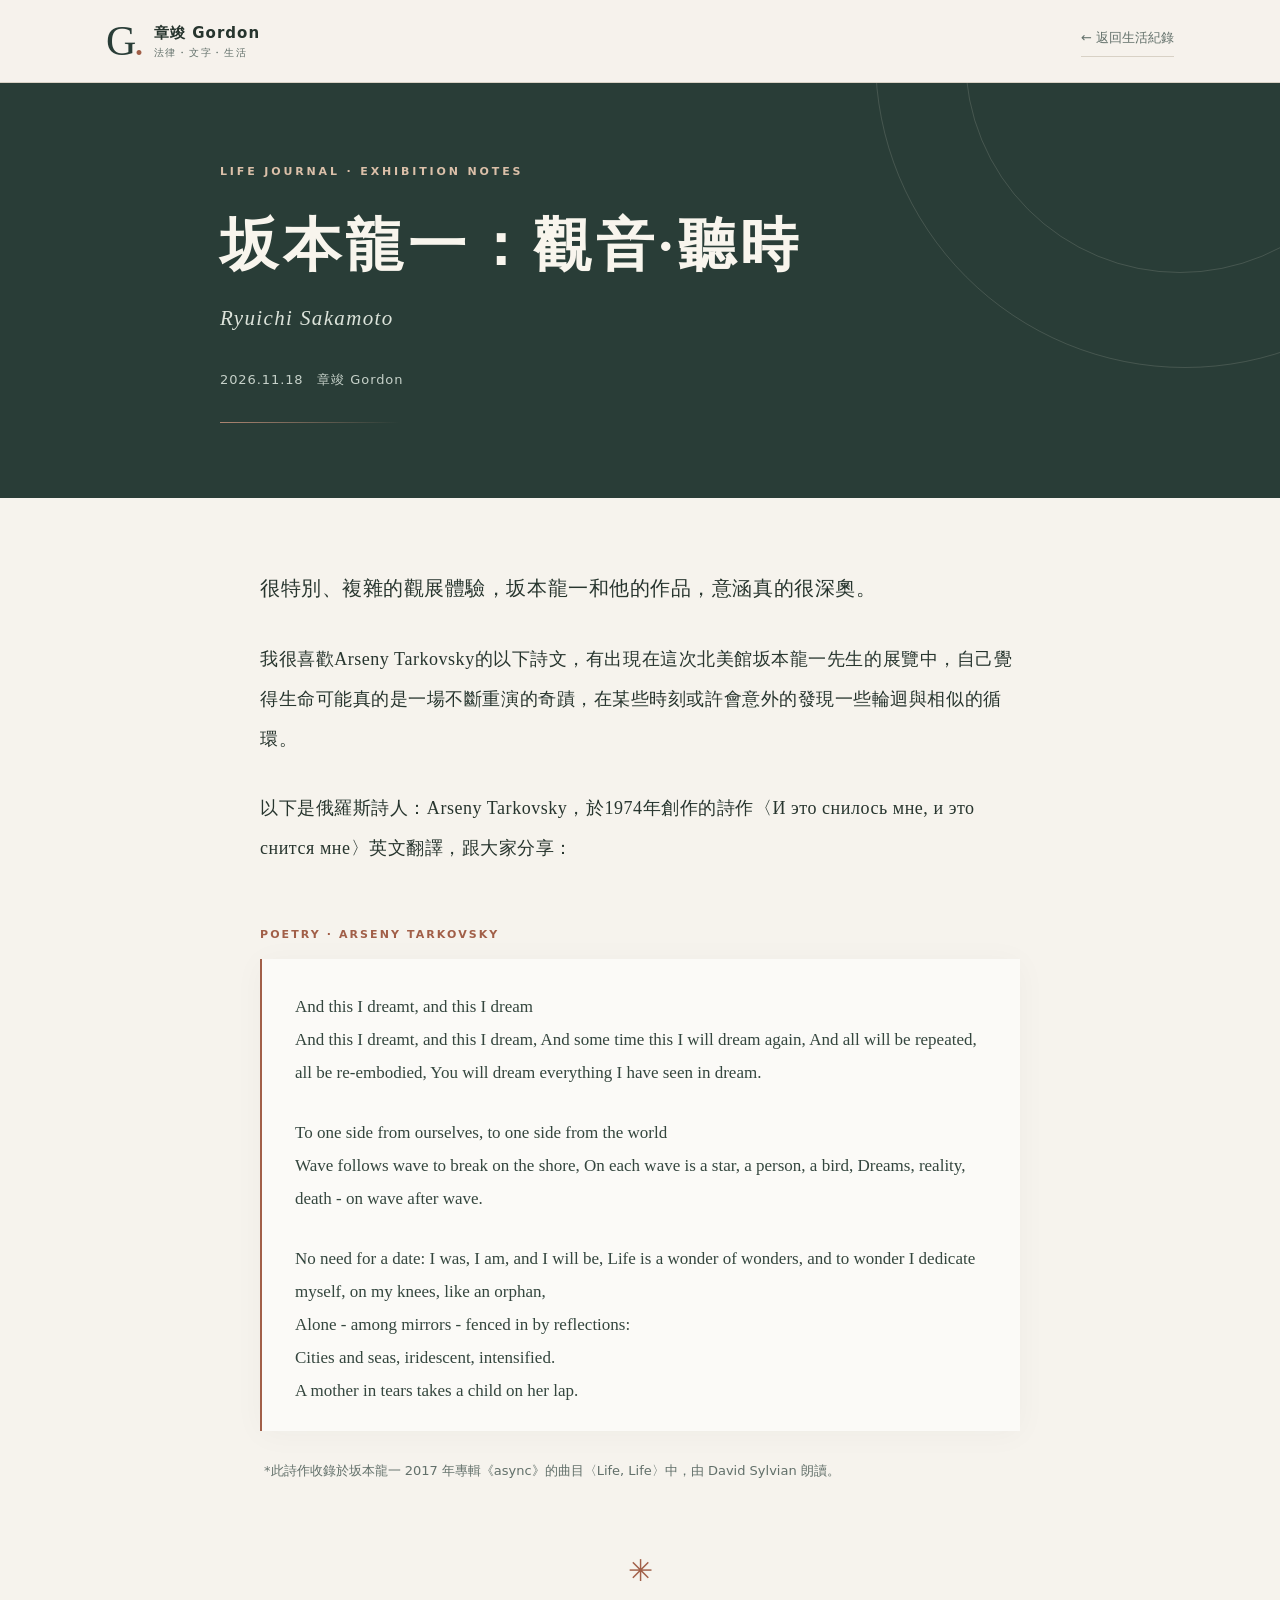
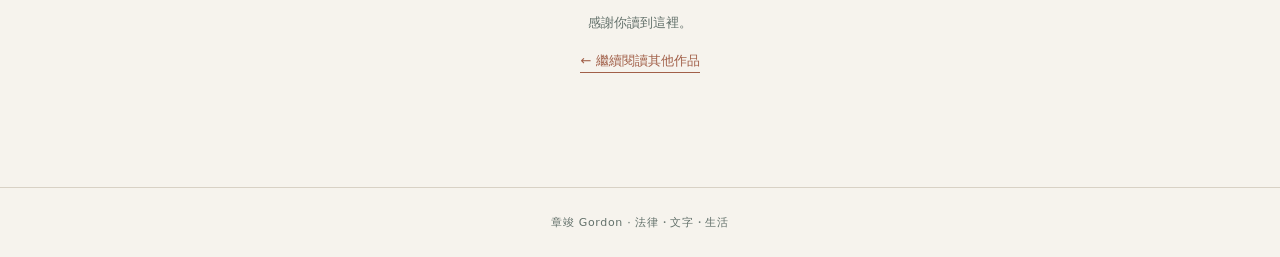
<file: sakamoto-seeing-sound-hearing-time-20261118.html>
<!doctype html>
<html lang="zh-Hant-TW">
<head>
  <meta charset="utf-8">
  <meta name="viewport" content="width=device-width, initial-scale=1">
  <meta name="color-scheme" content="light">
  <meta name="description" content="從坂本龍一《觀音·聽時》的觀展體驗與塔爾科夫斯基的詩，思考生命中反覆出現的奇蹟、輪迴與相似的循環。">
  <meta name="author" content="章竣 Gordon">
  <meta name="robots" content="index, follow">
  <link rel="canonical" href="https://gordonchang666.github.io/sakamoto-seeing-sound-hearing-time-20261118.html">
  <meta property="og:type" content="article">
  <meta property="og:title" content="坂本龍一：觀音·聽時｜章竣 Gordon">
  <meta property="og:description" content="從坂本龍一《觀音·聽時》的觀展體驗與塔爾科夫斯基的詩，思考生命中反覆出現的奇蹟、輪迴與相似的循環。">
  <meta property="og:url" content="https://gordonchang666.github.io/sakamoto-seeing-sound-hearing-time-20261118.html">
  <meta property="article:published_time" content="2026-11-18">
  <title>坂本龍一：觀音·聽時｜章竣 Gordon</title>
  <style>
    :root { --paper:#f6f3ed; --ink:#27352e; --sub:#62706a; --accent:#a15f48; --line:#d8d1c5; --night:#293d37; --serif:"Noto Serif TC","Songti TC", "STSong","PMingLiU",Georgia,serif; --sans:"PingFang TC","Noto Sans TC","Microsoft JhengHei",system-ui,sans-serif; }
    *, *::before, *::after {box-sizing:border-box}
    html {scroll-behavior:smooth}
    body {margin:0;background:var(--paper);color:var(--ink);font-family:var(--sans);line-height:1.95;-webkit-font-smoothing:antialiased}
    a {color:inherit;text-underline-offset:4px}
    .skip {position:absolute;top:-80px;left:10px;background:#fff;padding:8px;z-index:10}
    .skip:focus {top:10px}
    .topbar {border-bottom:1px solid var(--line);background:rgba(246,243,237,.96)}
    .topbar-inner {max-width:1120px;min-height:82px;padding:16px 26px;margin:auto;display:flex;align-items:center;justify-content:space-between;gap:16px}
    .brand {text-decoration:none;display:flex;align-items:center;gap:12px}
    .brand-mark {font:42px/1 Georgia,serif;letter-spacing:-.06em;color:var(--night)}
    .brand-mark b {color:var(--accent);font-weight:400}
    .brand-text {display:flex;flex-direction:column;gap:1px;line-height:1.5}
    .brand-text strong {font-size:15px;letter-spacing:.07em}
    .brand-text small {font-size:10px;letter-spacing:.17em;color:var(--sub)}
    .nav-link {font-size:13px;text-decoration:none;color:var(--sub);border-bottom:1px solid var(--line);padding-bottom:5px;white-space:nowrap}
    .hero {overflow:hidden;background:var(--night);color:#f8f5ed;position:relative}
    .hero:before,.hero:after {content:"";position:absolute;border:1px solid rgba(245,239,225,.14);border-radius:50%;width:430px;height:430px;right:-115px;top:-240px;pointer-events:none}
    .hero:after {width:620px;height:620px;right:-215px;top:-335px}
    .hero-inner {max-width:900px;margin:auto;padding:78px 30px 75px;position:relative}
    .kicker {color:#dbc0a9;font-size:11px;letter-spacing:.26em;text-transform:uppercase;font-weight:700}
    h1 {font-family:var(--serif);font-weight:600;font-size:clamp(34px,5vw,58px);line-height:1.45;letter-spacing:.08em;margin:22px 0 13px}
    .english-title {font:italic 21px/1.6 Georgia,"Times New Roman",serif;letter-spacing:.065em;color:#dce3da;margin:0 0 32px}
    .byline {font-size:13px;letter-spacing:.07em;color:#c6d1c9;margin:0}
    .hero-divider {height:1px;background:linear-gradient(to right,#ad8571,transparent);width:180px;margin:30px 0 0}
    main {width:min(760px,calc(100% - 48px));margin:0 auto;padding:68px 0 100px}
    .essay-intro {font:18px/2.2 var(--serif);letter-spacing:.03em}
    .essay-intro p {margin:0 0 30px}
    .essay-intro p:first-child {font-size:20px}
    .poetry-label {font:700 11px/1.7 var(--sans);letter-spacing:.19em;color:var(--accent);margin:58px 0 14px}
    .poetry {border-left:2px solid var(--accent);background:rgba(255,255,255,.58);padding:32px 33px 23px;box-shadow:0 3px 30px rgba(39,53,46,.035)}
    .verse-stanza {font:17px/1.94 Georgia,"Times New Roman",serif;white-space:pre-wrap;overflow-wrap:break-word;color:#34463e;margin-bottom:27px}
    .verse-stanza:last-child {margin-bottom:0}
    .source-note {font-size:13px;color:var(--sub);line-height:2.1;margin:26px 0 0;padding-left:4px}
    .ending {text-align:center;color:var(--accent);font:30px/1 Georgia,serif;margin:72px 0 24px}
    .bottom {text-align:center;color:var(--sub);font-size:13px}
    .bottom a {color:var(--accent);text-decoration:none;border-bottom:1px solid var(--accent);padding-bottom:4px}
    .footer {border-top:1px solid var(--line);padding:24px 20px;text-align:center;color:var(--sub);font-size:11px;letter-spacing:.06em}
    @media(max-width:600px) {.topbar-inner{min-height:70px;padding:14px 19px}.brand-mark{font-size:35px}.brand-text strong{font-size:13px}.brand-text small{font-size:8px}.nav-link{font-size:11px}.hero-inner{padding:62px 24px 60px}.english-title{font-size:18px}main{width:calc(100% - 38px);padding:49px 0 74px}.essay-intro{font-size:16px;line-height:2.1}.essay-intro p:first-child{font-size:18px}.poetry{padding:24px 19px 19px}.verse-stanza{font-size:16px;line-height:1.85}}
    @media(prefers-reduced-motion:reduce) {html{scroll-behavior:auto}}
    @media print {.topbar,.footer,.bottom {display:none}.hero{background:white!important;color:black!important;border-bottom:1px solid #999}.hero-inner{padding:26px 0}.kicker,.english-title,.byline{color:#555} main{padding:30px 0;width:100%}.poetry{box-shadow:none}}
  </style>
</head>
<body>
  <a class="skip" href="#article">跳至文章內容</a>
  <header class="topbar">
    <div class="topbar-inner">
      <a class="brand" href="./index.html#journal/life" aria-label="返回章竣 Gordon 部落格生活紀錄">
        <span class="brand-mark" aria-hidden="true">G<b>.</b></span>
        <span class="brand-text"><strong>章竣 Gordon</strong><small>法律・文字・生活</small></span>
      </a>
      <a class="nav-link" href="./index.html#journal/life">← 返回生活紀錄</a>
    </div>
  </header>
  <section class="hero" aria-labelledby="article-title">
    <div class="hero-inner">
      <div class="kicker">LIFE JOURNAL · EXHIBITION NOTES</div>
      <h1 id="article-title">坂本龍一：觀音·聽時</h1>
      <p class="english-title" lang="en">Ryuichi Sakamoto</p>
      <p class="byline"><time datetime="2026-11-18">2026.11.18</time>　章竣 Gordon</p>
      <div class="hero-divider" aria-hidden="true"></div>
    </div>
  </section>
  <main id="article">
    <article aria-labelledby="article-title">
      <div class="essay-intro">
        <p>很特別、複雜的觀展體驗，坂本龍一和他的作品，意涵真的很深奧。</p>
        <p>我很喜歡Arseny Tarkovsky的以下詩文，有出現在這次北美館坂本龍一先生的展覽中，自己覺得生命可能真的是一場不斷重演的奇蹟，在某些時刻或許會意外的發現一些輪迴與相似的循環。</p>
        <p>以下是俄羅斯詩人：Arseny Tarkovsky，於1974年創作的詩作〈И это снилось мне, и это снится мне〉英文翻譯，跟大家分享：</p>
      </div>
      <p class="poetry-label">POETRY · ARSENY TARKOVSKY</p>
      <div class="poetry" lang="en" aria-label="Arseny Tarkovsky 詩作英文譯文">
          <div class="verse-stanza">And this I dreamt, and this I dream
And this I dreamt, and this I dream, And some time this I will dream again, And all will be repeated, all be re-embodied, You will dream everything I have seen in dream.</div>
          <div class="verse-stanza">To one side from ourselves, to one side from the world
Wave follows wave to break on the shore, On each wave is a star, a person, a bird, Dreams, reality, death - on wave after wave.</div>
          <div class="verse-stanza">No need for a date: I was, I am, and I will be, Life is a wonder of wonders, and to wonder I dedicate myself, on my knees, like an orphan,
Alone - among mirrors - fenced in by reflections:
Cities and seas, iridescent, intensified.
A mother in tears takes a child on her lap.</div>
      </div>
      <p class="source-note">*此詩作收錄於坂本龍一 2017 年專輯《async》的曲目〈Life, Life〉中，由 David Sylvian 朗讀。</p>
      <div class="ending" aria-hidden="true">✳</div>
      <div class="bottom"><p>感謝你讀到這裡。</p><p><a href="./index.html#journal/life">← 繼續閱讀其他作品</a></p></div>
    </article>
  </main>
  <footer class="footer">章竣 Gordon · 法律・文字・生活</footer>
</body>
</html>
</file>
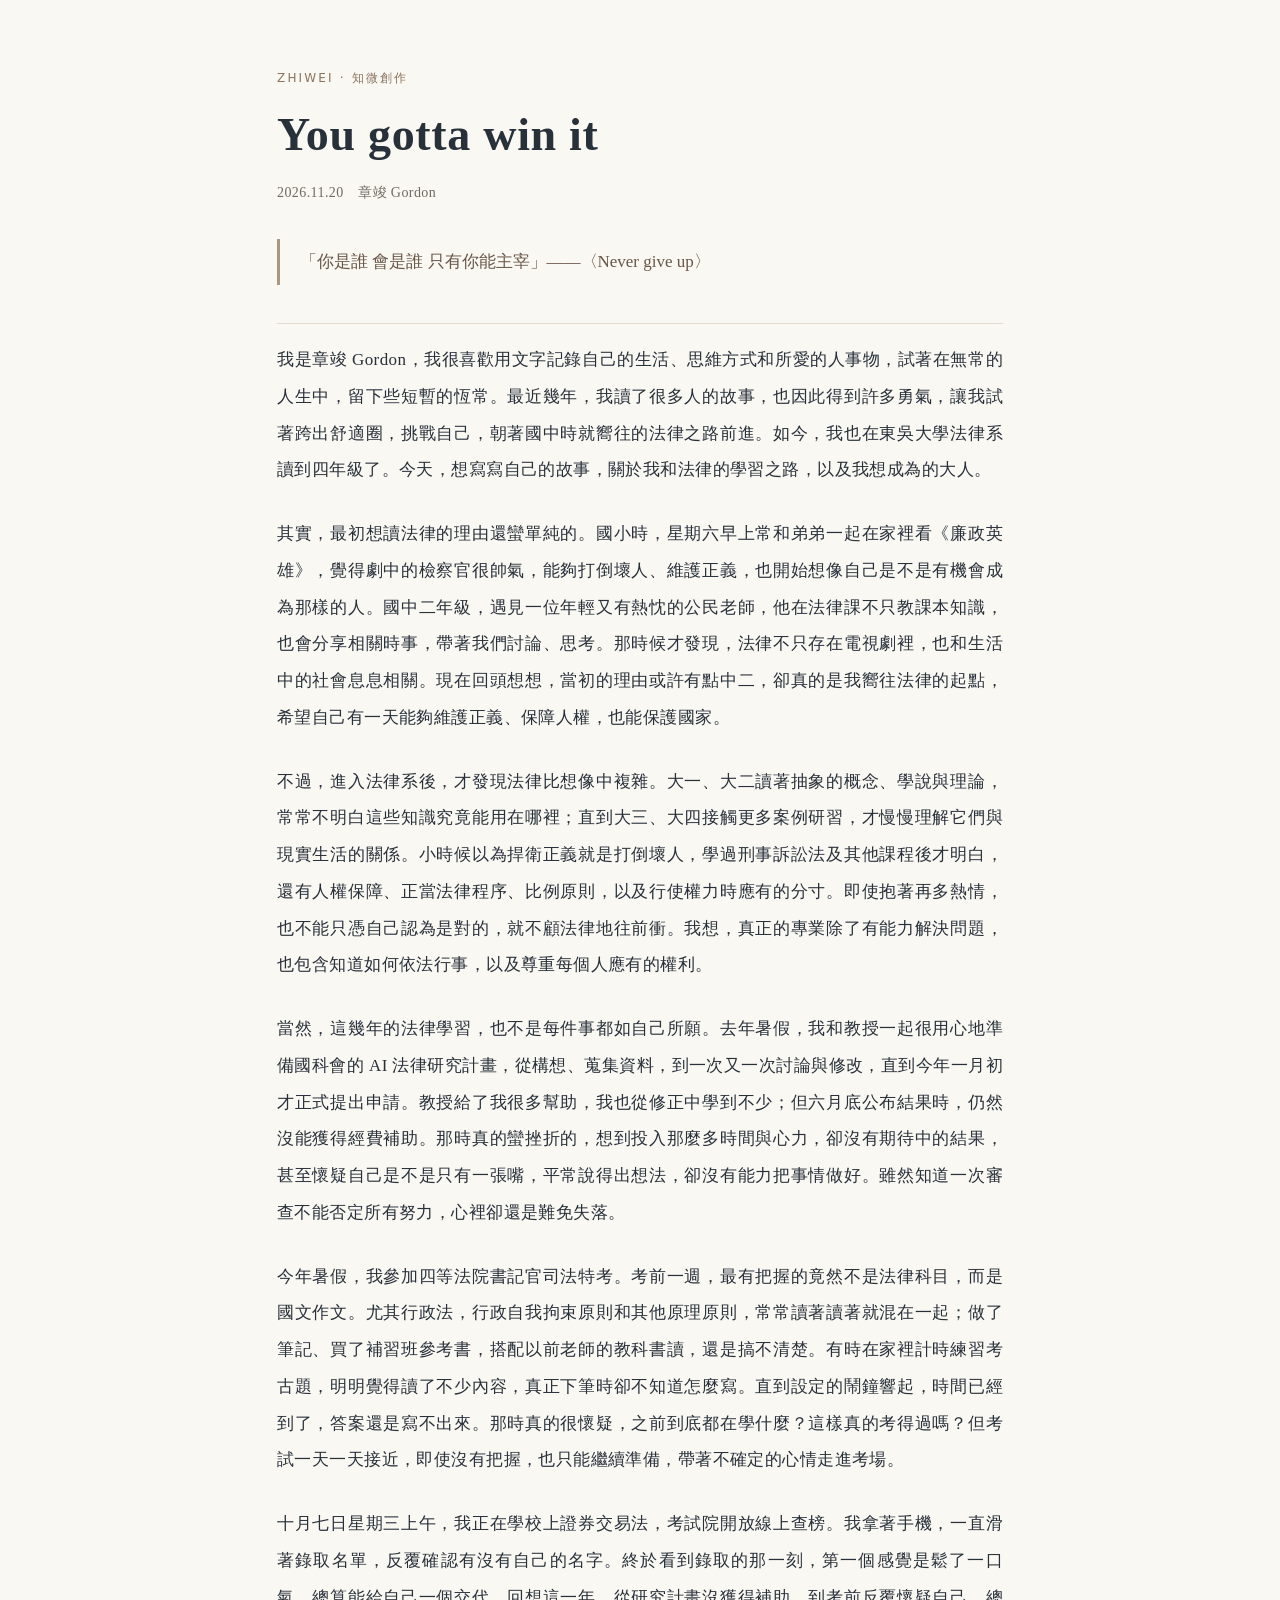
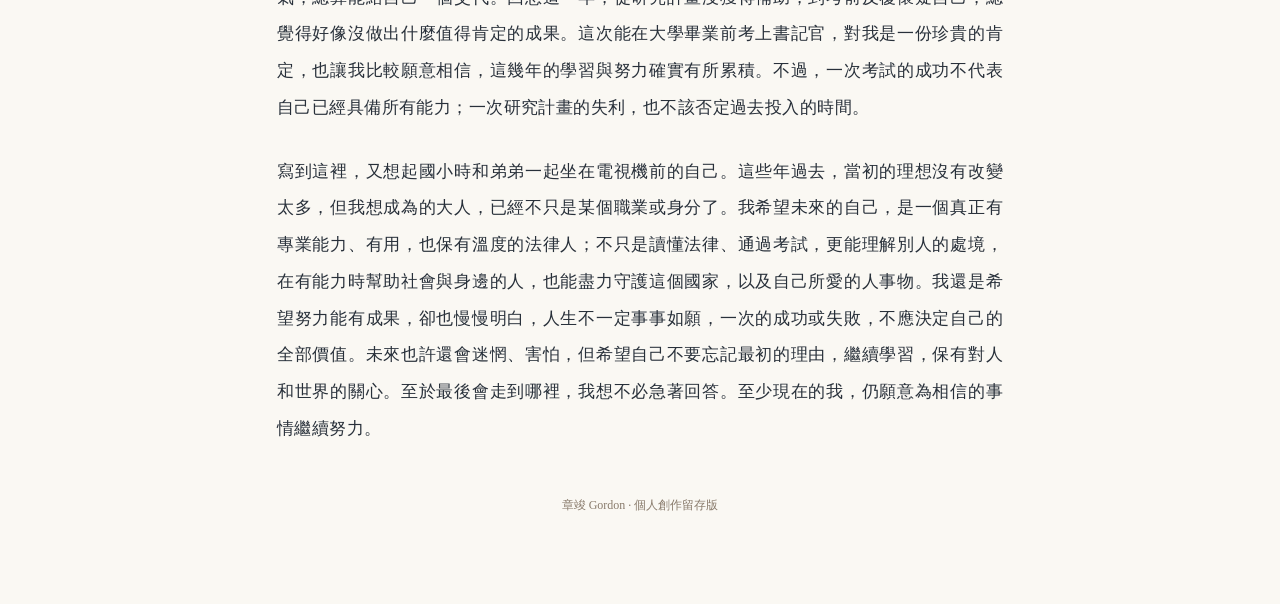
<file: You gotta win it.html>
<!DOCTYPE html>
<html lang="zh-Hant-TW">
<head>
<meta charset="utf-8"><meta name="viewport" content="width=device-width, initial-scale=1">
<meta name="color-scheme" content="light">
<title>You gotta win it｜章竣 Gordon</title>
<style>
:root{--ink:#28303a;--accent:#8b735f;--paper:#faf8f3;--line:#e3dbd0}
*{box-sizing:border-box}body{margin:0;background:var(--paper);font-family:"Noto Serif TC","PingFang TC","Songti TC","Microsoft JhengHei",serif;color:var(--ink)}
article{max-width:790px;margin:auto;padding:68px 32px 90px}.eyebrow{font:500 12px/1.7 system-ui,sans-serif;letter-spacing:.18em;color:var(--accent);text-transform:uppercase}h1{font-size:clamp(33px,5vw,46px);line-height:1.45;letter-spacing:.015em;margin:14px 0 12px}.byline{font-size:14px;line-height:1.7;color:#6f6a62;letter-spacing:.03em}blockquote{border-left:3px solid #ac9680;padding:7px 0 7px 20px;margin:34px 0 38px;font-size:17px;line-height:1.9;color:#685647}section{border-top:1px solid var(--line);padding-top:18px}section p{font-size:17px;line-height:2.16;letter-spacing:.025em;text-align:justify;margin:0 0 1.6em}footer{font-size:12px;color:#897b6c;text-align:center;margin-top:50px}@media(max-width:600px){article{padding:40px 22px}section p{font-size:16px;line-height:2.04}}@media print{body{background:white}article{padding:0 8mm}}
</style></head>
<body><article><div class="eyebrow">ZHIWEI · 知微創作</div><h1>You gotta win it</h1><div class="byline">2026.11.20　章竣 Gordon</div><blockquote>「你是誰 會是誰 只有你能主宰」——〈Never give up〉</blockquote><section><p>我是章竣 Gordon，我很喜歡用文字記錄自己的生活、思維方式和所愛的人事物，試著在無常的人生中，留下些短暫的恆常。最近幾年，我讀了很多人的故事，也因此得到許多勇氣，讓我試著跨出舒適圈，挑戰自己，朝著國中時就嚮往的法律之路前進。如今，我也在東吳大學法律系讀到四年級了。今天，想寫寫自己的故事，關於我和法律的學習之路，以及我想成為的大人。</p>
<p>其實，最初想讀法律的理由還蠻單純的。國小時，星期六早上常和弟弟一起在家裡看《廉政英雄》，覺得劇中的檢察官很帥氣，能夠打倒壞人、維護正義，也開始想像自己是不是有機會成為那樣的人。國中二年級，遇見一位年輕又有熱忱的公民老師，他在法律課不只教課本知識，也會分享相關時事，帶著我們討論、思考。那時候才發現，法律不只存在電視劇裡，也和生活中的社會息息相關。現在回頭想想，當初的理由或許有點中二，卻真的是我嚮往法律的起點，希望自己有一天能夠維護正義、保障人權，也能保護國家。</p>
<p>不過，進入法律系後，才發現法律比想像中複雜。大一、大二讀著抽象的概念、學說與理論，常常不明白這些知識究竟能用在哪裡；直到大三、大四接觸更多案例研習，才慢慢理解它們與現實生活的關係。小時候以為捍衛正義就是打倒壞人，學過刑事訴訟法及其他課程後才明白，還有人權保障、正當法律程序、比例原則，以及行使權力時應有的分寸。即使抱著再多熱情，也不能只憑自己認為是對的，就不顧法律地往前衝。我想，真正的專業除了有能力解決問題，也包含知道如何依法行事，以及尊重每個人應有的權利。</p>
<p>當然，這幾年的法律學習，也不是每件事都如自己所願。去年暑假，我和教授一起很用心地準備國科會的 AI 法律研究計畫，從構想、蒐集資料，到一次又一次討論與修改，直到今年一月初才正式提出申請。教授給了我很多幫助，我也從修正中學到不少；但六月底公布結果時，仍然沒能獲得經費補助。那時真的蠻挫折的，想到投入那麼多時間與心力，卻沒有期待中的結果，甚至懷疑自己是不是只有一張嘴，平常說得出想法，卻沒有能力把事情做好。雖然知道一次審查不能否定所有努力，心裡卻還是難免失落。</p>
<p>今年暑假，我參加四等法院書記官司法特考。考前一週，最有把握的竟然不是法律科目，而是國文作文。尤其行政法，行政自我拘束原則和其他原理原則，常常讀著讀著就混在一起；做了筆記、買了補習班參考書，搭配以前老師的教科書讀，還是搞不清楚。有時在家裡計時練習考古題，明明覺得讀了不少內容，真正下筆時卻不知道怎麼寫。直到設定的鬧鐘響起，時間已經到了，答案還是寫不出來。那時真的很懷疑，之前到底都在學什麼？這樣真的考得過嗎？但考試一天一天接近，即使沒有把握，也只能繼續準備，帶著不確定的心情走進考場。</p>
<p>十月七日星期三上午，我正在學校上證券交易法，考試院開放線上查榜。我拿著手機，一直滑著錄取名單，反覆確認有沒有自己的名字。終於看到錄取的那一刻，第一個感覺是鬆了一口氣，總算能給自己一個交代。回想這一年，從研究計畫沒獲得補助，到考前反覆懷疑自己，總覺得好像沒做出什麼值得肯定的成果。這次能在大學畢業前考上書記官，對我是一份珍貴的肯定，也讓我比較願意相信，這幾年的學習與努力確實有所累積。不過，一次考試的成功不代表自己已經具備所有能力；一次研究計畫的失利，也不該否定過去投入的時間。</p>
<p>寫到這裡，又想起國小時和弟弟一起坐在電視機前的自己。這些年過去，當初的理想沒有改變太多，但我想成為的大人，已經不只是某個職業或身分了。我希望未來的自己，是一個真正有專業能力、有用，也保有溫度的法律人；不只是讀懂法律、通過考試，更能理解別人的處境，在有能力時幫助社會與身邊的人，也能盡力守護這個國家，以及自己所愛的人事物。我還是希望努力能有成果，卻也慢慢明白，人生不一定事事如願，一次的成功或失敗，不應決定自己的全部價值。未來也許還會迷惘、害怕，但希望自己不要忘記最初的理由，繼續學習，保有對人和世界的關心。至於最後會走到哪裡，我想不必急著回答。至少現在的我，仍願意為相信的事情繼續努力。</p></section><footer>章竣 Gordon · 個人創作留存版</footer></article></body></html>
</file>
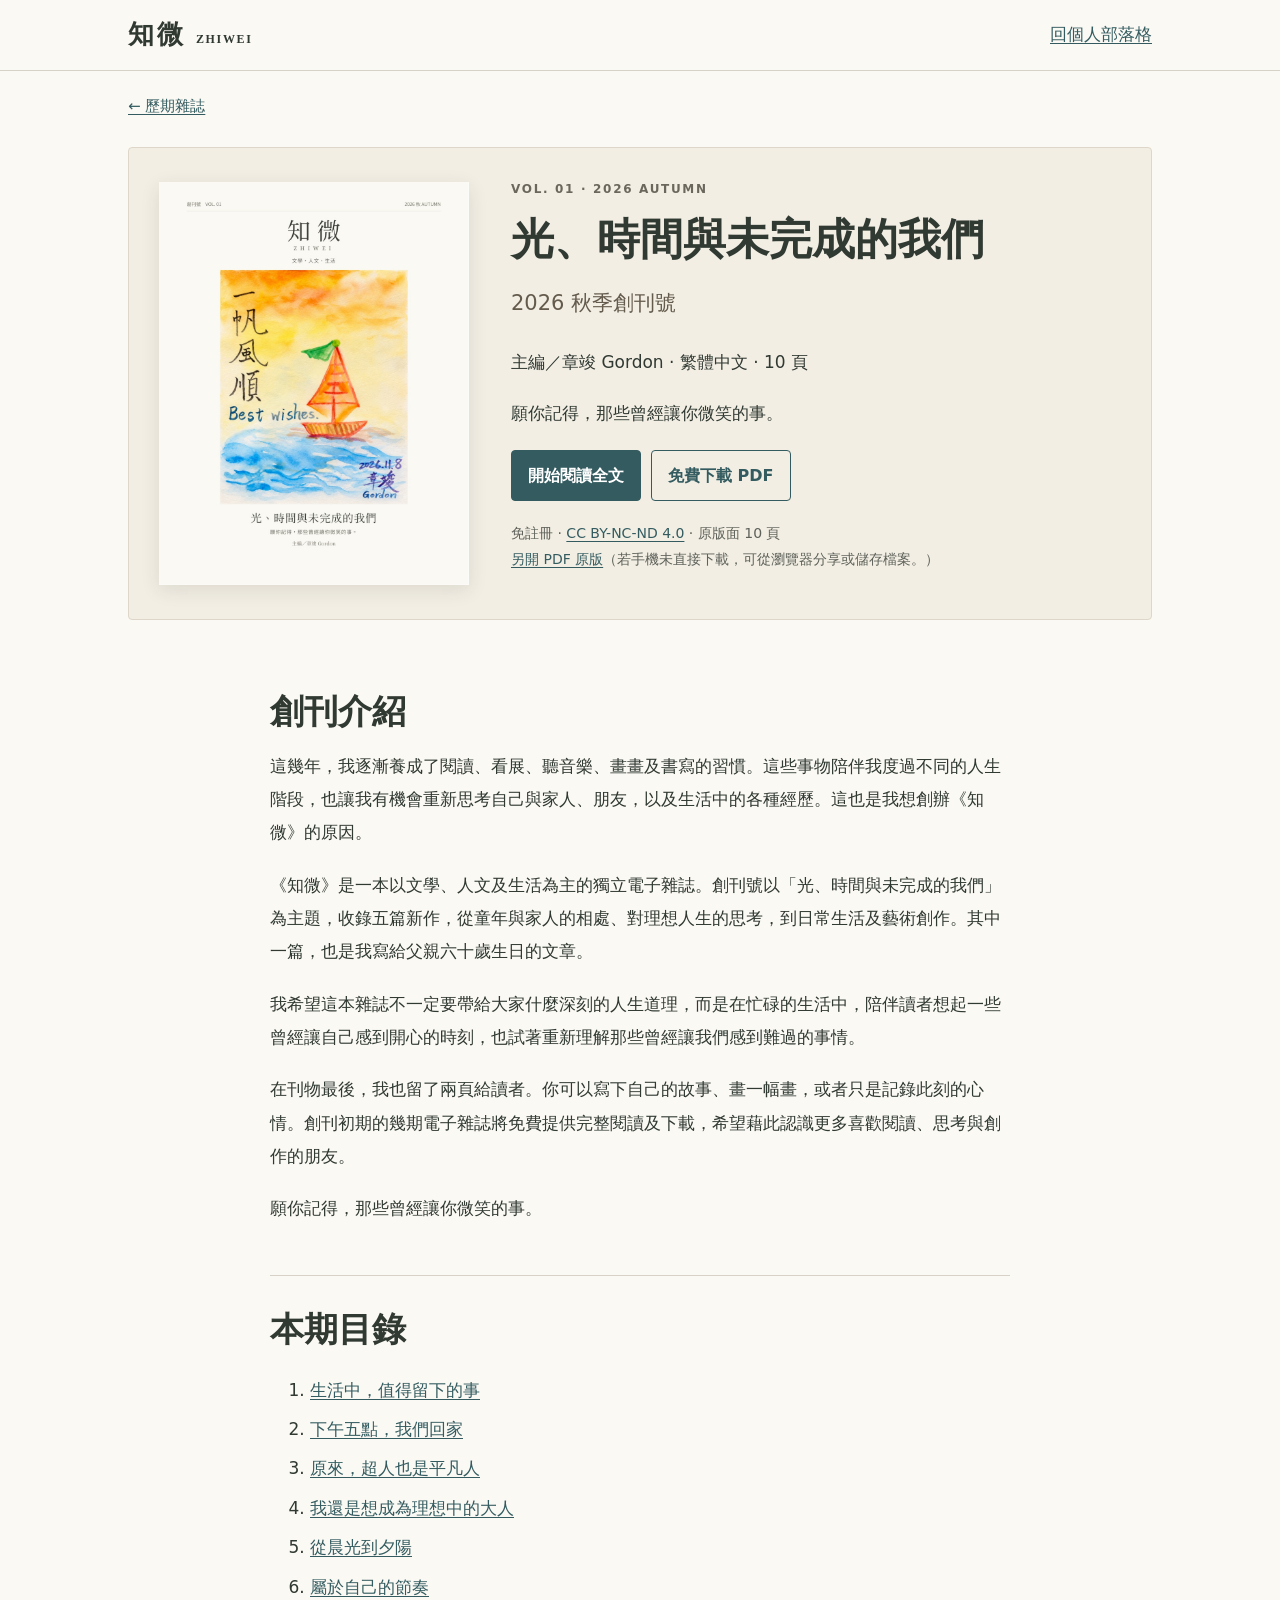
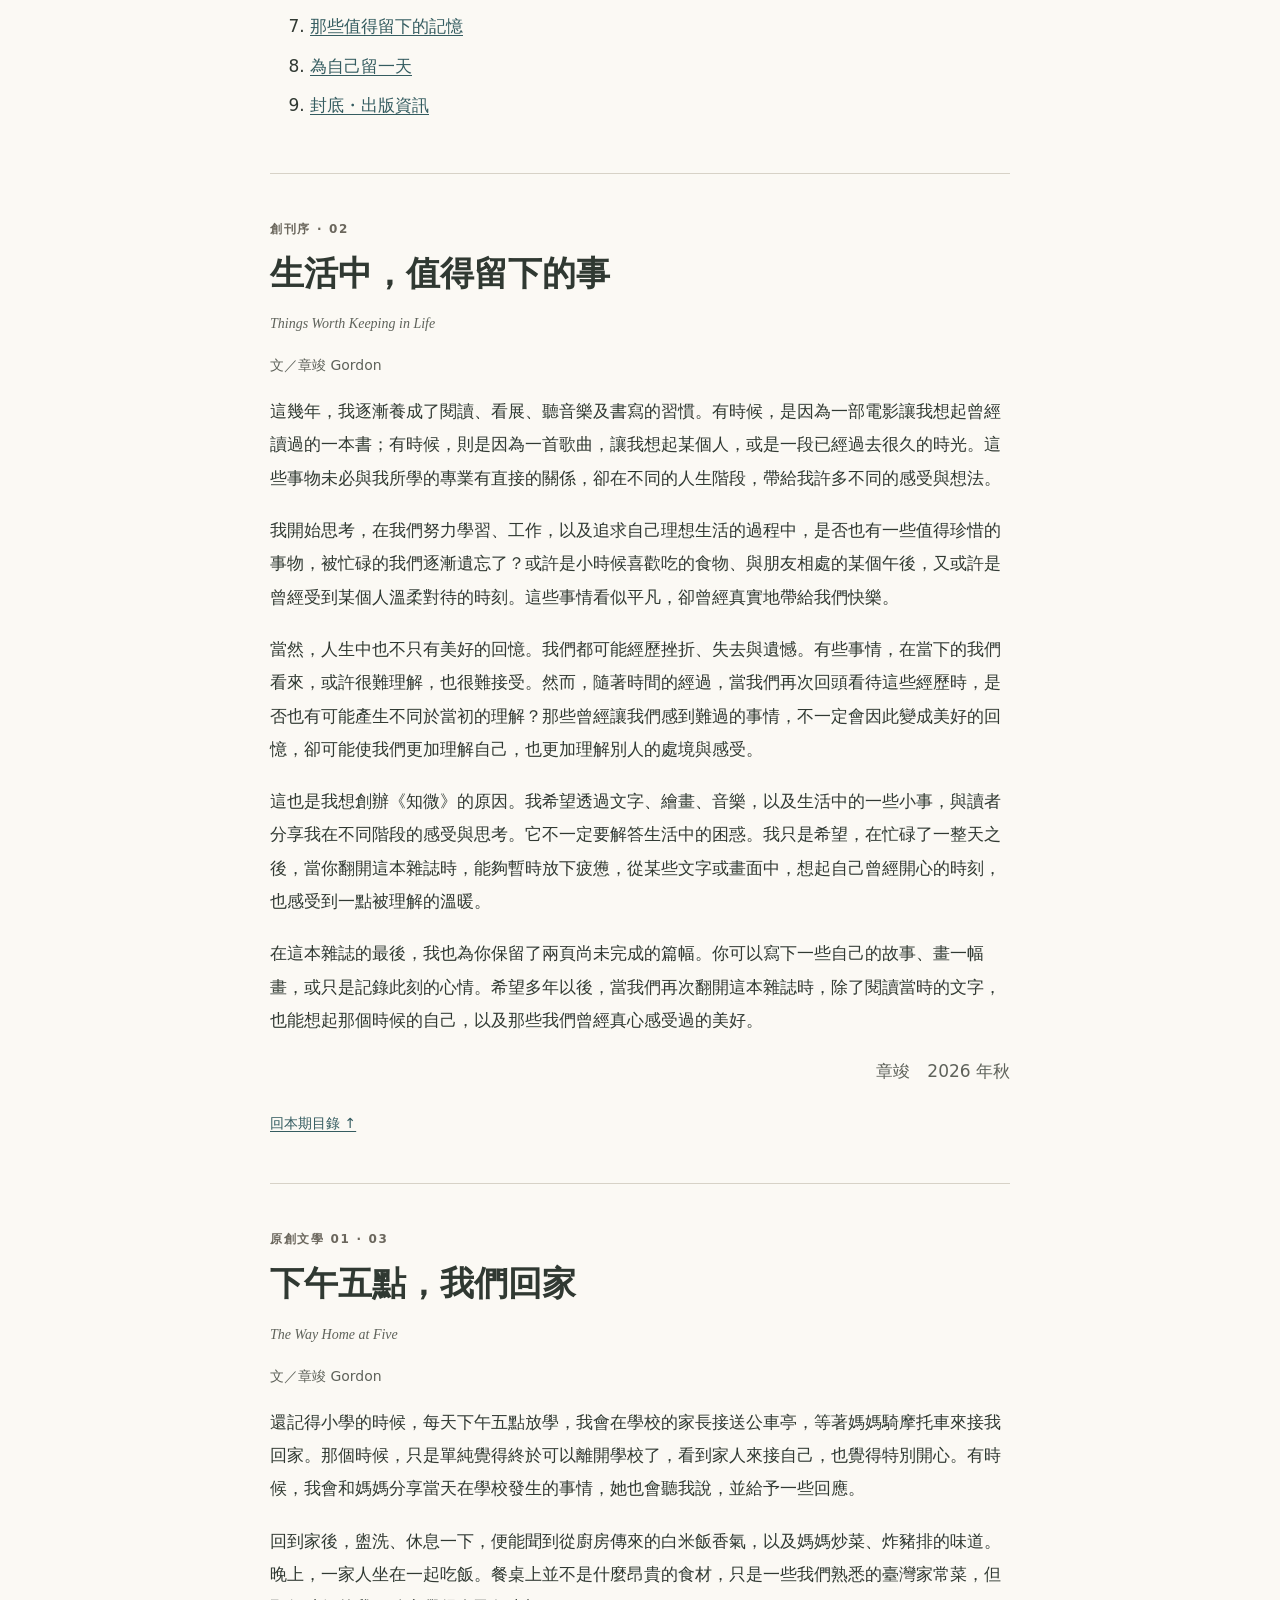
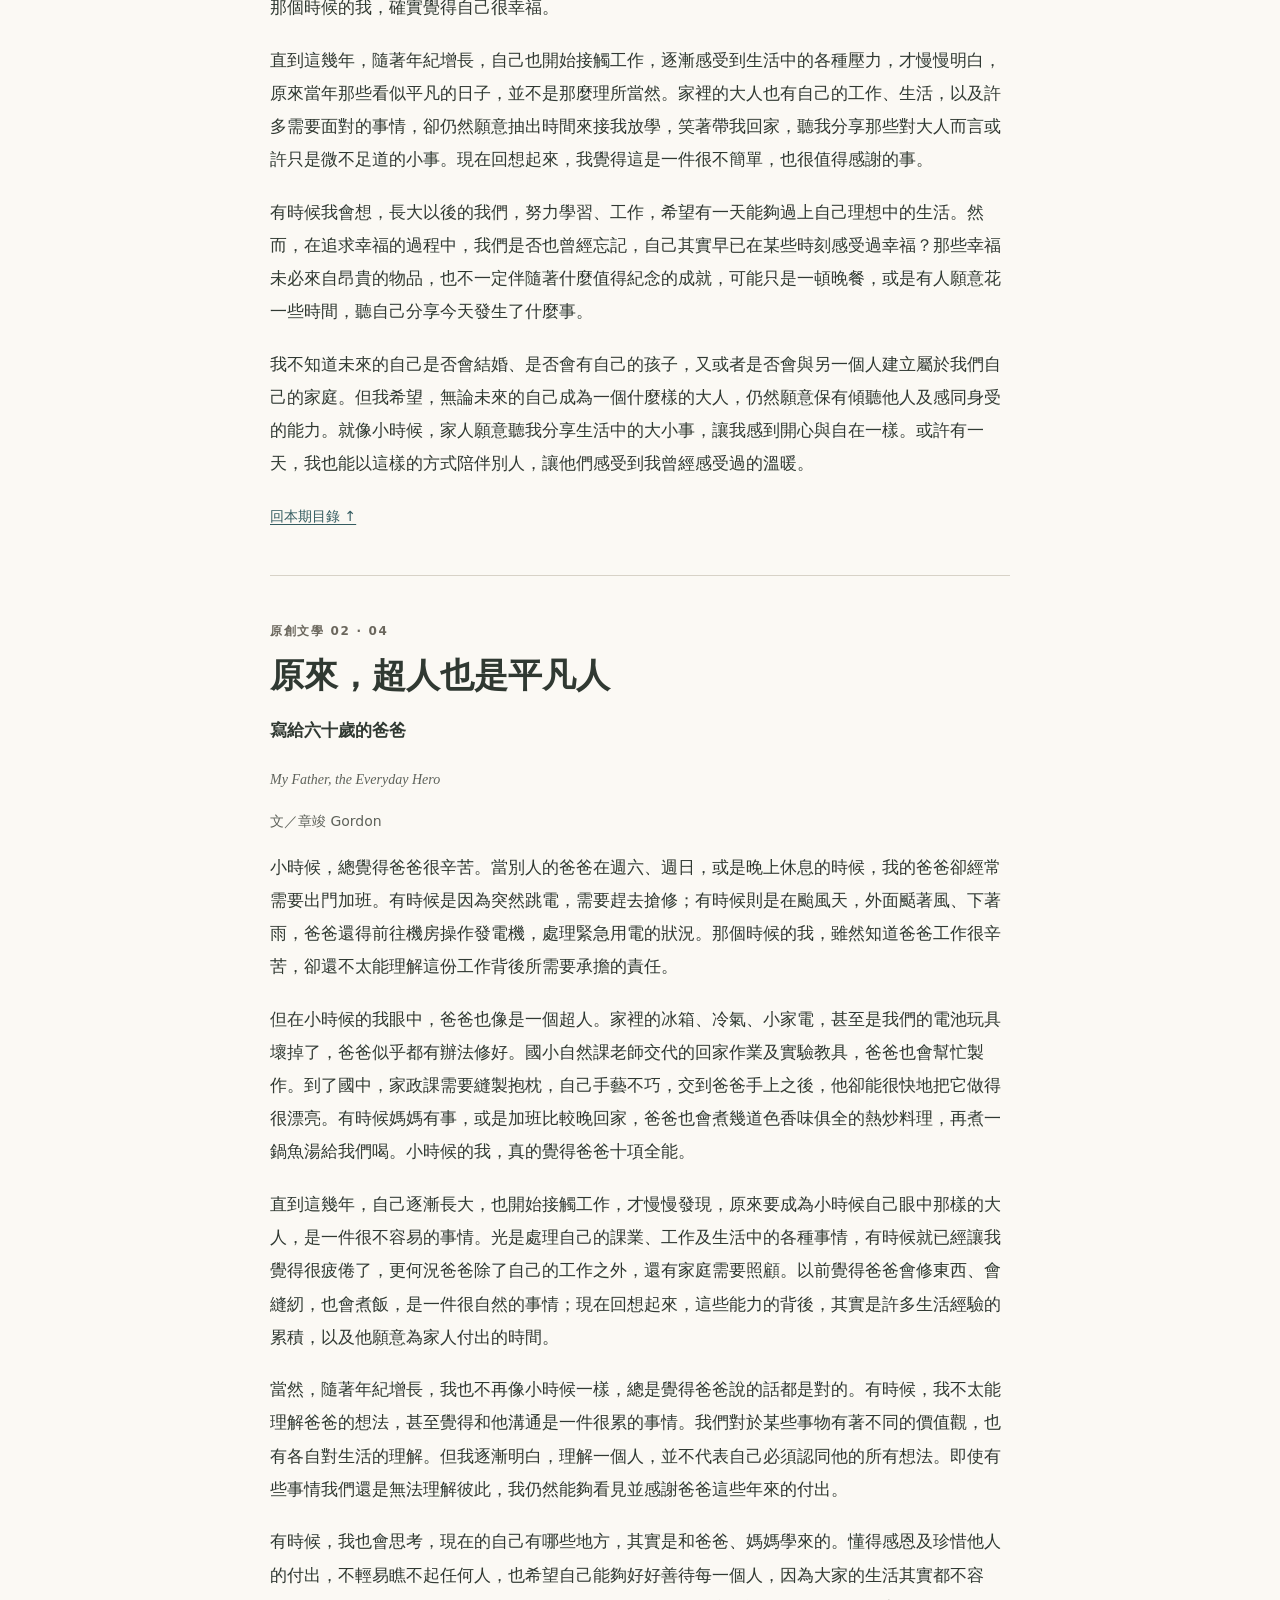
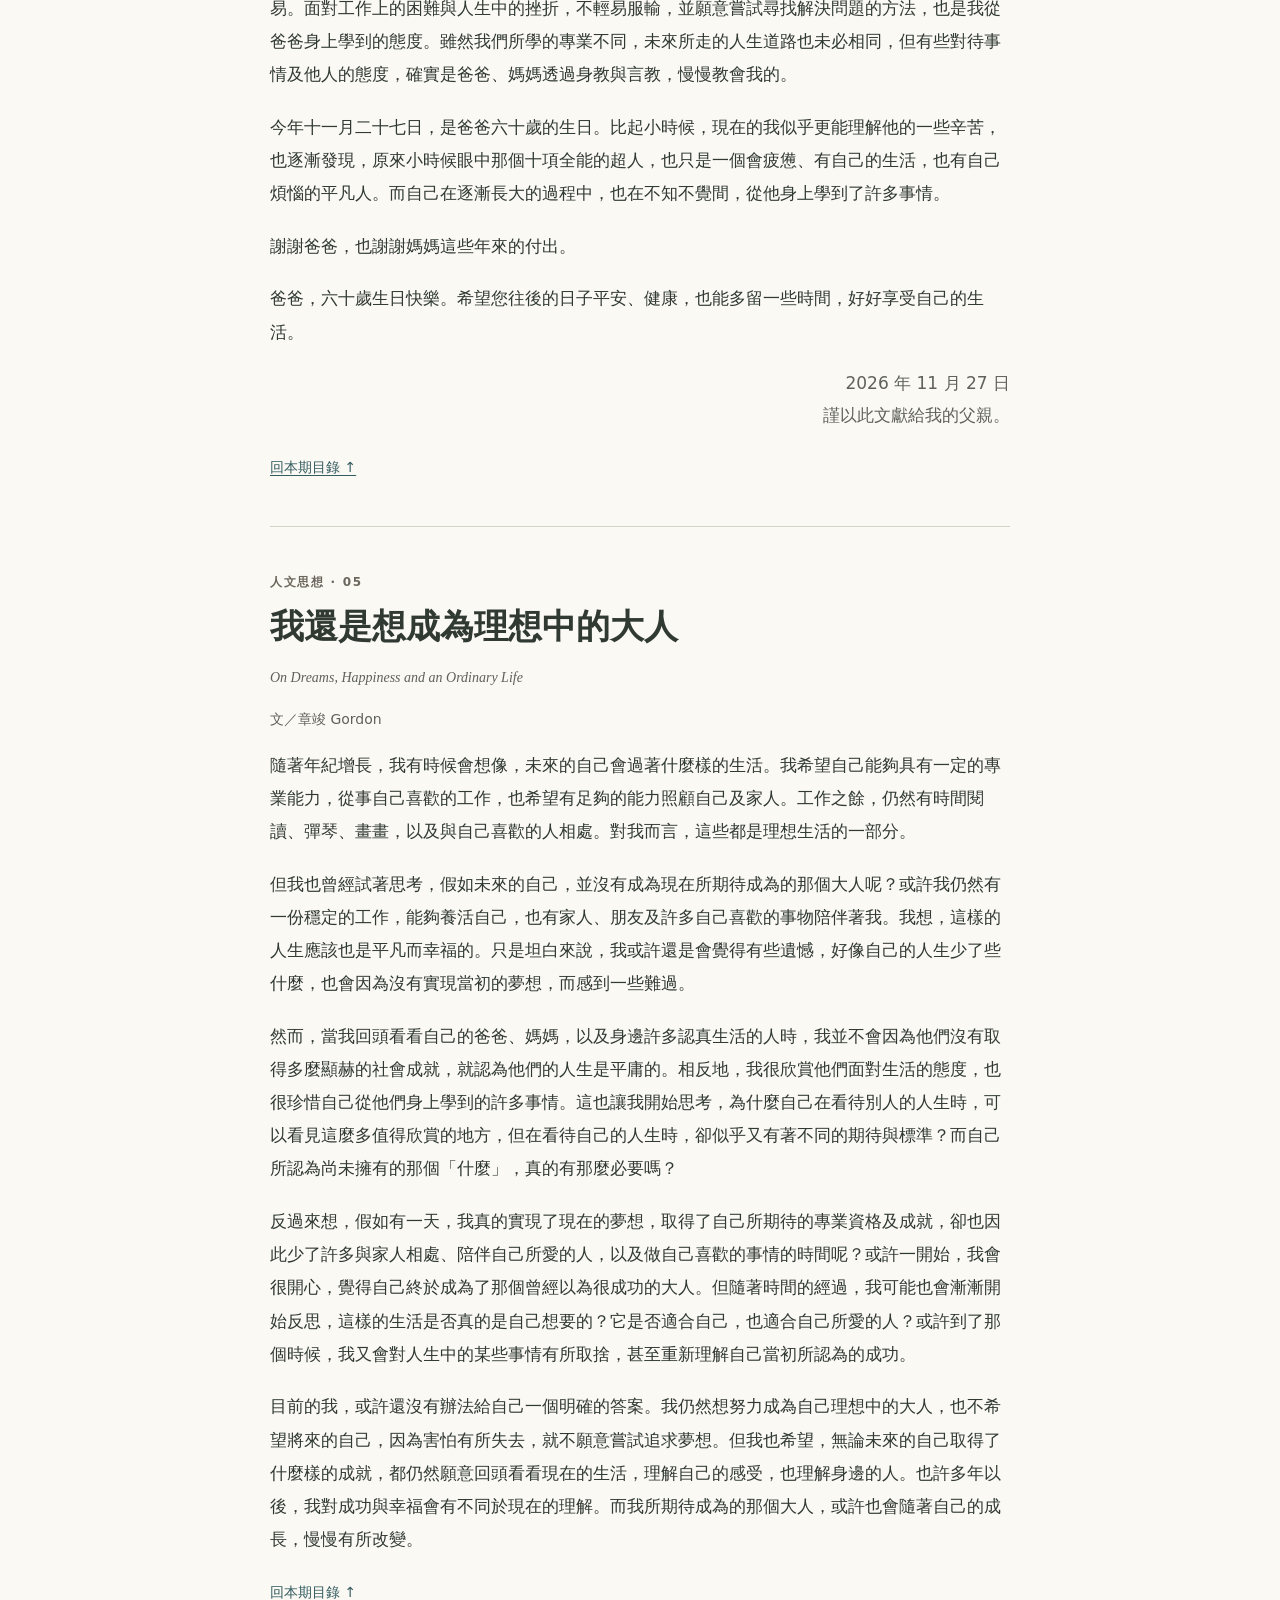
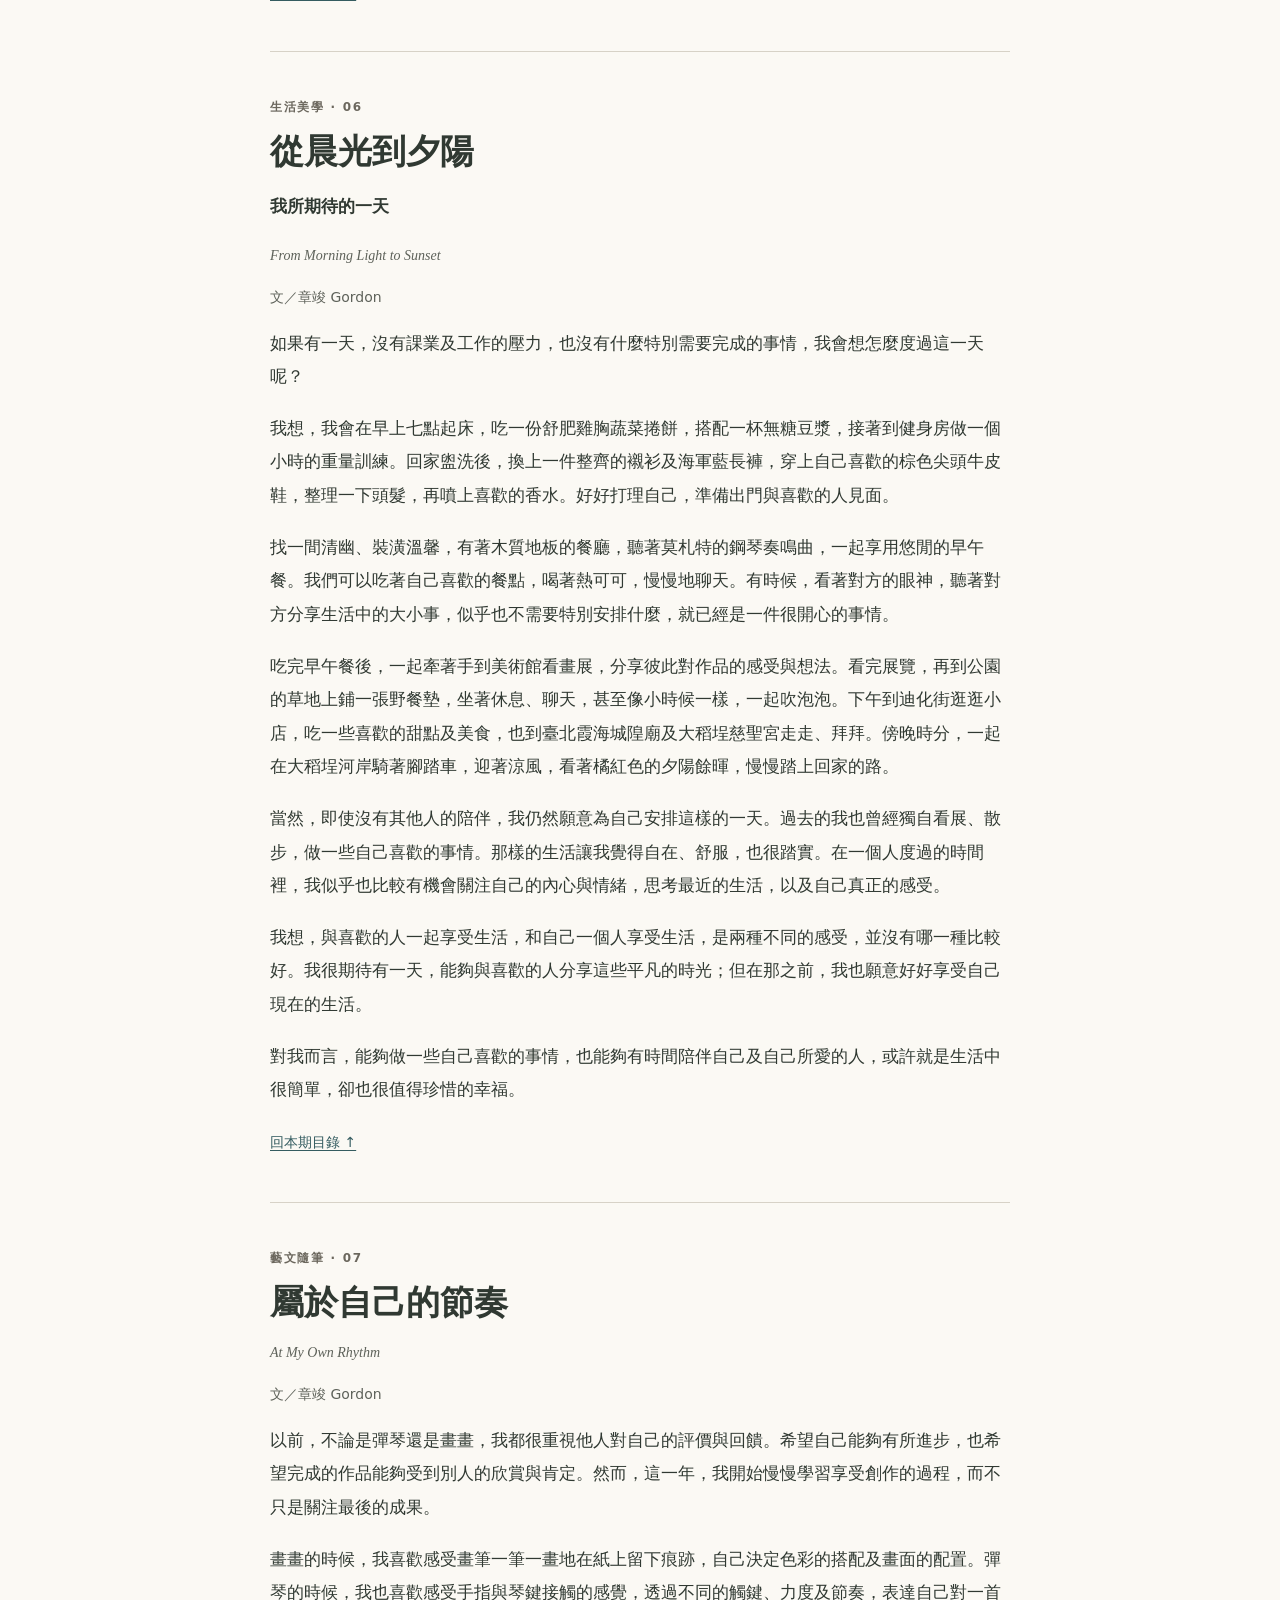
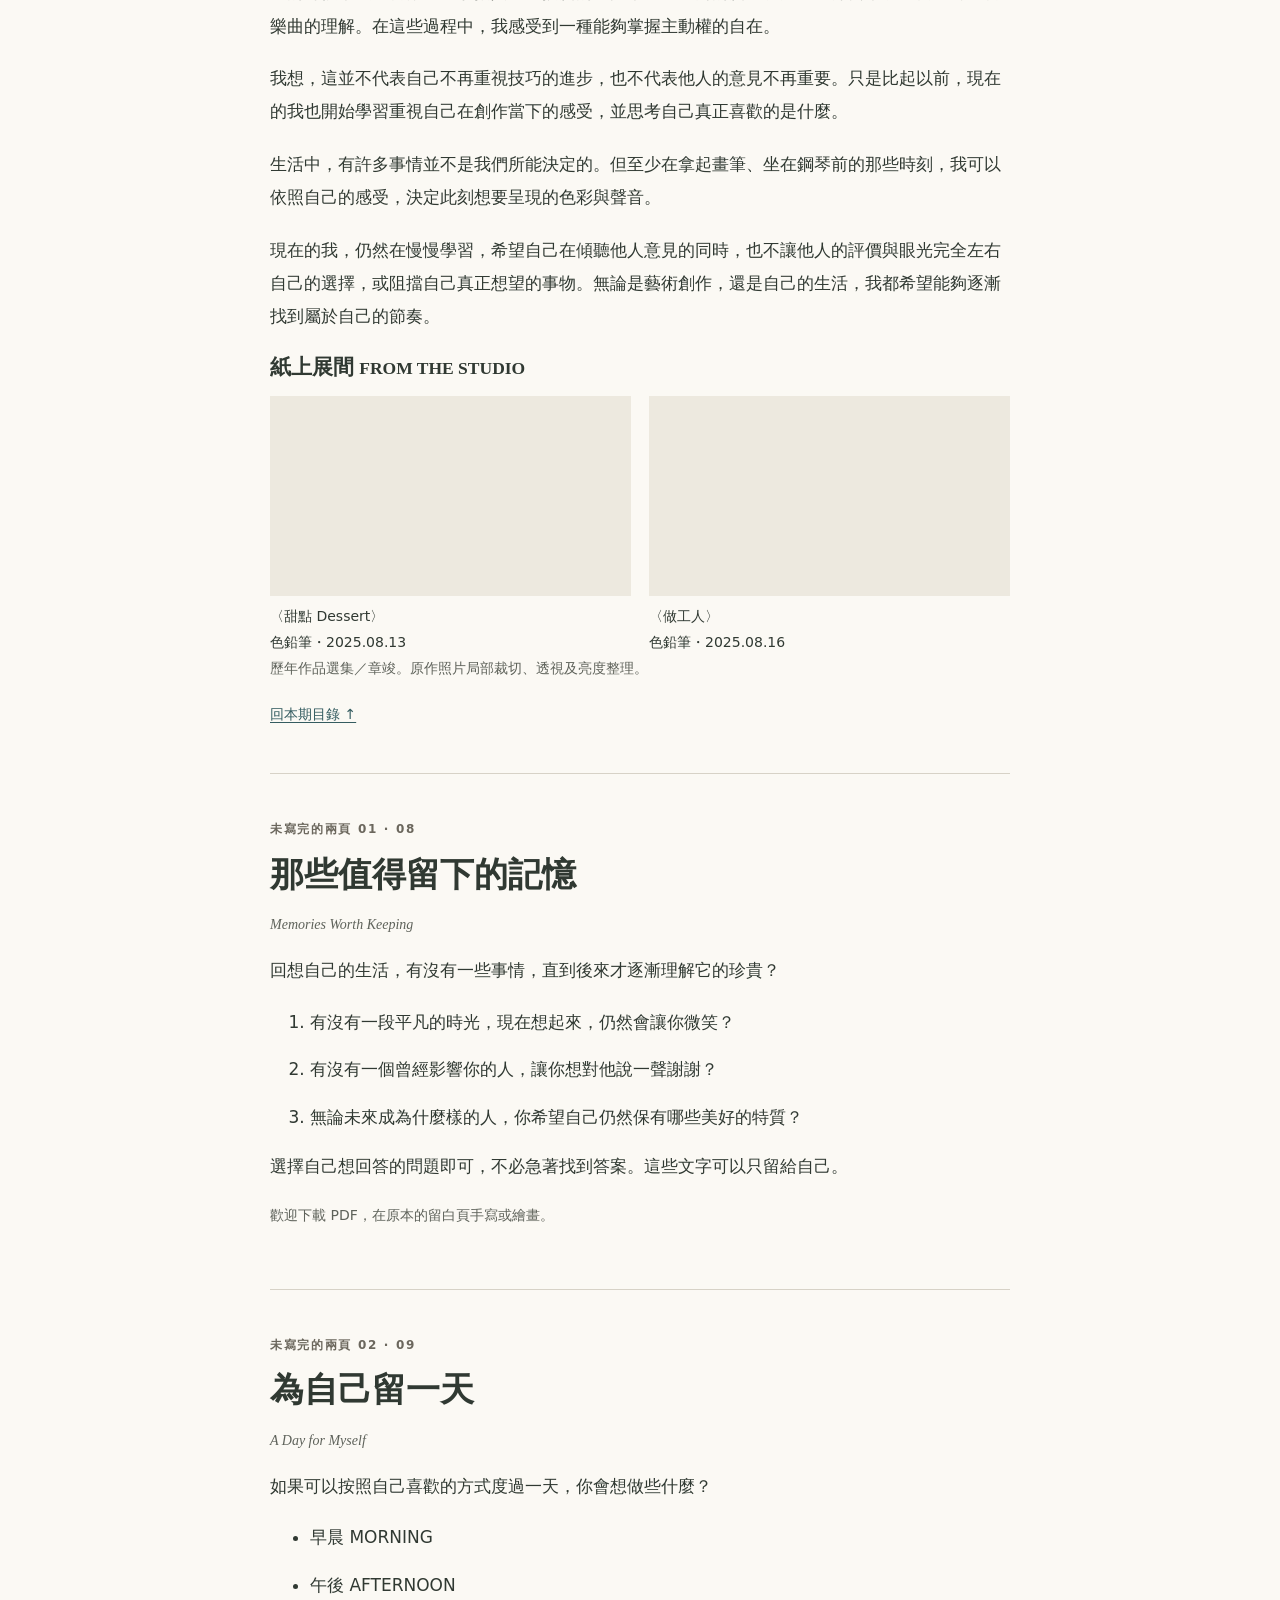
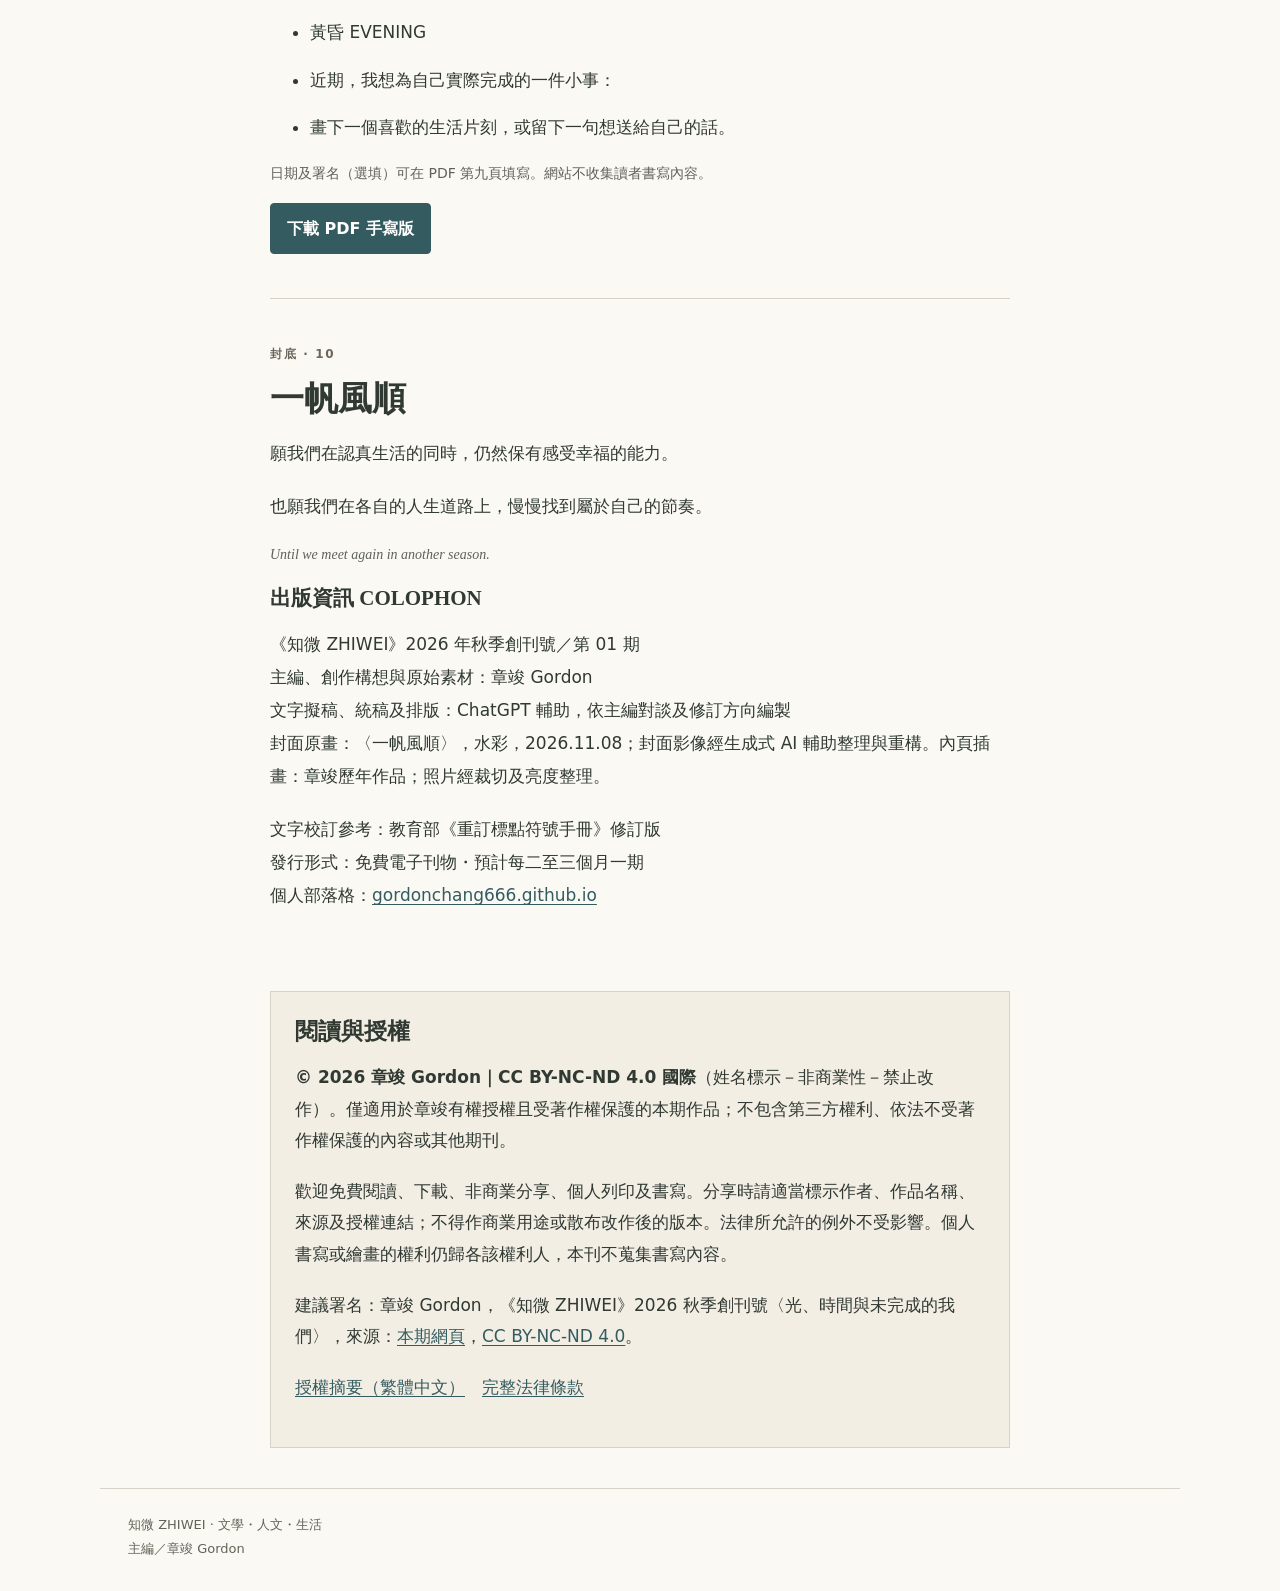
<file: zhiwei-vol01.html>
<!doctype html><html lang="zh-Hant-TW"><head><meta charset="utf-8"><meta name="viewport" content="width=device-width, initial-scale=1"><meta name="theme-color" content="#fbf9f4"><meta name="referrer" content="no-referrer"><meta http-equiv="Content-Security-Policy" content="default-src 'none'; style-src 'self'; img-src 'self'; base-uri 'none'; form-action 'none'; object-src 'none'; frame-src 'none'"><title>光、時間與未完成的我們｜知微 2026 秋季創刊號</title><meta name="description" content="五篇新作與創刊序，完整免費閱讀及 PDF 下載。"><link rel="canonical" href="https://gordonchang666.github.io/zhiwei-vol01.html"><meta property="og:title" content="光、時間與未完成的我們｜知微 2026 秋季創刊號"><meta property="og:description" content="五篇新作與創刊序，完整免費閱讀及 PDF 下載。"><meta property="og:image" content="https://gordonchang666.github.io/zhiwei-vol01-cover.jpg"><meta property="og:url" content="https://gordonchang666.github.io/zhiwei-vol01.html"><link rel="stylesheet" href="zhiwei-style.css"></head><body><a class="skip" href="#main">跳至主要內容</a><header><nav class="wrap nav" aria-label="主要導覽"><a href="zhiwei.html" class="brand">知微 <small>ZHIWEI</small></a><a href="https://gordonchang666.github.io/">回個人部落格</a></nav></header><main id="main" class="wrap"><p class="back"><a href="zhiwei.html">← 歷期雜誌</a></p><section class="issue-card"><img class="cover" src="zhiwei-vol01-cover.jpg" alt="知微創刊號封面：水彩帆船、一帆風順" width="907" height="1179"><div><p class="kicker">VOL. 01 · 2026 AUTUMN</p><h1>光、時間與未完成的我們</h1><p class="lead">2026 秋季創刊號</p><p>主編／章竣 Gordon · 繁體中文 · 10 頁</p><p>願你記得，那些曾經讓你微笑的事。</p><div class="actions"><a class="button" href="#editor">開始閱讀全文</a><a class="button secondary" href="zhiwei-2026-autumn-vol01.pdf" download>免費下載 PDF</a></div><p class="fine">免註冊 · <a href="#license">CC BY-NC-ND 4.0</a> · 原版面 10 頁<br><a href="zhiwei-2026-autumn-vol01.pdf" target="_blank" rel="noopener">另開 PDF 原版</a>（若手機未直接下載，可從瀏覽器分享或儲存檔案。）</p></div></section><article class="prose"><h2>創刊介紹</h2><p>這幾年，我逐漸養成了閱讀、看展、聽音樂、畫畫及書寫的習慣。這些事物陪伴我度過不同的人生階段，也讓我有機會重新思考自己與家人、朋友，以及生活中的各種經歷。這也是我想創辦《知微》的原因。</p><p>《知微》是一本以文學、人文及生活為主的獨立電子雜誌。創刊號以「光、時間與未完成的我們」為主題，收錄五篇新作，從童年與家人的相處、對理想人生的思考，到日常生活及藝術創作。其中一篇，也是我寫給父親六十歲生日的文章。</p><p>我希望這本雜誌不一定要帶給大家什麼深刻的人生道理，而是在忙碌的生活中，陪伴讀者想起一些曾經讓自己感到開心的時刻，也試著重新理解那些曾經讓我們感到難過的事情。</p><p>在刊物最後，我也留了兩頁給讀者。你可以寫下自己的故事、畫一幅畫，或者只是記錄此刻的心情。創刊初期的幾期電子雜誌將免費提供完整閱讀及下載，希望藉此認識更多喜歡閱讀、思考與創作的朋友。</p><p>願你記得，那些曾經讓你微笑的事。</p></article><nav class="prose contents" id="contents" aria-label="本期目錄"><h2>本期目錄</h2><ol><li><a href="#editor">生活中，值得留下的事</a></li><li><a href="#home">下午五點，我們回家</a></li><li><a href="#father">原來，超人也是平凡人</a></li><li><a href="#dream">我還是想成為理想中的大人</a></li><li><a href="#day">從晨光到夕陽</a></li><li><a href="#rhythm">屬於自己的節奏</a></li><li><a href="#memories">那些值得留下的記憶</a></li><li><a href="#my-day">為自己留一天</a></li><li><a href="#colophon">封底・出版資訊</a></li></ol></nav><article class="prose entry" id="editor"><p class="kicker">創刊序 · 02</p><h2>生活中，值得留下的事</h2><p class="en">Things Worth Keeping in Life</p><p class="by">文／章竣 Gordon</p><p>這幾年，我逐漸養成了閱讀、看展、聽音樂及書寫的習慣。有時候，是因為一部電影讓我想起曾經讀過的一本書；有時候，則是因為一首歌曲，讓我想起某個人，或是一段已經過去很久的時光。這些事物未必與我所學的專業有直接的關係，卻在不同的人生階段，帶給我許多不同的感受與想法。</p><p>我開始思考，在我們努力學習、工作，以及追求自己理想生活的過程中，是否也有一些值得珍惜的事物，被忙碌的我們逐漸遺忘了？或許是小時候喜歡吃的食物、與朋友相處的某個午後，又或許是曾經受到某個人溫柔對待的時刻。這些事情看似平凡，卻曾經真實地帶給我們快樂。</p><p>當然，人生中也不只有美好的回憶。我們都可能經歷挫折、失去與遺憾。有些事情，在當下的我們看來，或許很難理解，也很難接受。然而，隨著時間的經過，當我們再次回頭看待這些經歷時，是否也有可能產生不同於當初的理解？那些曾經讓我們感到難過的事情，不一定會因此變成美好的回憶，卻可能使我們更加理解自己，也更加理解別人的處境與感受。</p><p>這也是我想創辦《知微》的原因。我希望透過文字、繪畫、音樂，以及生活中的一些小事，與讀者分享我在不同階段的感受與思考。它不一定要解答生活中的困惑。我只是希望，在忙碌了一整天之後，當你翻開這本雜誌時，能夠暫時放下疲憊，從某些文字或畫面中，想起自己曾經開心的時刻，也感受到一點被理解的溫暖。</p><p>在這本雜誌的最後，我也為你保留了兩頁尚未完成的篇幅。你可以寫下一些自己的故事、畫一幅畫，或只是記錄此刻的心情。希望多年以後，當我們再次翻開這本雜誌時，除了閱讀當時的文字，也能想起那個時候的自己，以及那些我們曾經真心感受過的美好。</p><p class="signature">章竣　2026 年秋</p><a class="top" href="#contents">回本期目錄 ↑</a></article><article class="prose entry" id="home"><p class="kicker">原創文學 01 · 03</p><h2>下午五點，我們回家</h2><p class="en">The Way Home at Five</p><p class="by">文／章竣 Gordon</p><p>還記得小學的時候，每天下午五點放學，我會在學校的家長接送公車亭，等著媽媽騎摩托車來接我回家。那個時候，只是單純覺得終於可以離開學校了，看到家人來接自己，也覺得特別開心。有時候，我會和媽媽分享當天在學校發生的事情，她也會聽我說，並給予一些回應。</p><p>回到家後，盥洗、休息一下，便能聞到從廚房傳來的白米飯香氣，以及媽媽炒菜、炸豬排的味道。晚上，一家人坐在一起吃飯。餐桌上並不是什麼昂貴的食材，只是一些我們熟悉的臺灣家常菜，但那個時候的我，確實覺得自己很幸福。</p><p>直到這幾年，隨著年紀增長，自己也開始接觸工作，逐漸感受到生活中的各種壓力，才慢慢明白，原來當年那些看似平凡的日子，並不是那麼理所當然。家裡的大人也有自己的工作、生活，以及許多需要面對的事情，卻仍然願意抽出時間來接我放學，笑著帶我回家，聽我分享那些對大人而言或許只是微不足道的小事。現在回想起來，我覺得這是一件很不簡單，也很值得感謝的事。</p><p>有時候我會想，長大以後的我們，努力學習、工作，希望有一天能夠過上自己理想中的生活。然而，在追求幸福的過程中，我們是否也曾經忘記，自己其實早已在某些時刻感受過幸福？那些幸福未必來自昂貴的物品，也不一定伴隨著什麼值得紀念的成就，可能只是一頓晚餐，或是有人願意花一些時間，聽自己分享今天發生了什麼事。</p><p>我不知道未來的自己是否會結婚、是否會有自己的孩子，又或者是否會與另一個人建立屬於我們自己的家庭。但我希望，無論未來的自己成為一個什麼樣的大人，仍然願意保有傾聽他人及感同身受的能力。就像小時候，家人願意聽我分享生活中的大小事，讓我感到開心與自在一樣。或許有一天，我也能以這樣的方式陪伴別人，讓他們感受到我曾經感受過的溫暖。</p><a class="top" href="#contents">回本期目錄 ↑</a></article><article class="prose entry" id="father"><p class="kicker">原創文學 02 · 04</p><h2>原來，超人也是平凡人</h2><p class="subtitle">寫給六十歲的爸爸</p><p class="en">My Father, the Everyday Hero</p><p class="by">文／章竣 Gordon</p><p>小時候，總覺得爸爸很辛苦。當別人的爸爸在週六、週日，或是晚上休息的時候，我的爸爸卻經常需要出門加班。有時候是因為突然跳電，需要趕去搶修；有時候則是在颱風天，外面颳著風、下著雨，爸爸還得前往機房操作發電機，處理緊急用電的狀況。那個時候的我，雖然知道爸爸工作很辛苦，卻還不太能理解這份工作背後所需要承擔的責任。</p><p>但在小時候的我眼中，爸爸也像是一個超人。家裡的冰箱、冷氣、小家電，甚至是我們的電池玩具壞掉了，爸爸似乎都有辦法修好。國小自然課老師交代的回家作業及實驗教具，爸爸也會幫忙製作。到了國中，家政課需要縫製抱枕，自己手藝不巧，交到爸爸手上之後，他卻能很快地把它做得很漂亮。有時候媽媽有事，或是加班比較晚回家，爸爸也會煮幾道色香味俱全的熱炒料理，再煮一鍋魚湯給我們喝。小時候的我，真的覺得爸爸十項全能。</p><p>直到這幾年，自己逐漸長大，也開始接觸工作，才慢慢發現，原來要成為小時候自己眼中那樣的大人，是一件很不容易的事情。光是處理自己的課業、工作及生活中的各種事情，有時候就已經讓我覺得很疲倦了，更何況爸爸除了自己的工作之外，還有家庭需要照顧。以前覺得爸爸會修東西、會縫紉，也會煮飯，是一件很自然的事情；現在回想起來，這些能力的背後，其實是許多生活經驗的累積，以及他願意為家人付出的時間。</p><p>當然，隨著年紀增長，我也不再像小時候一樣，總是覺得爸爸說的話都是對的。有時候，我不太能理解爸爸的想法，甚至覺得和他溝通是一件很累的事情。我們對於某些事物有著不同的價值觀，也有各自對生活的理解。但我逐漸明白，理解一個人，並不代表自己必須認同他的所有想法。即使有些事情我們還是無法理解彼此，我仍然能夠看見並感謝爸爸這些年來的付出。</p><p>有時候，我也會思考，現在的自己有哪些地方，其實是和爸爸、媽媽學來的。懂得感恩及珍惜他人的付出，不輕易瞧不起任何人，也希望自己能夠好好善待每一個人，因為大家的生活其實都不容易。面對工作上的困難與人生中的挫折，不輕易服輸，並願意嘗試尋找解決問題的方法，也是我從爸爸身上學到的態度。雖然我們所學的專業不同，未來所走的人生道路也未必相同，但有些對待事情及他人的態度，確實是爸爸、媽媽透過身教與言教，慢慢教會我的。</p><p>今年十一月二十七日，是爸爸六十歲的生日。比起小時候，現在的我似乎更能理解他的一些辛苦，也逐漸發現，原來小時候眼中那個十項全能的超人，也只是一個會疲憊、有自己的生活，也有自己煩惱的平凡人。而自己在逐漸長大的過程中，也在不知不覺間，從他身上學到了許多事情。</p><p>謝謝爸爸，也謝謝媽媽這些年來的付出。</p><p>爸爸，六十歲生日快樂。希望您往後的日子平安、健康，也能多留一些時間，好好享受自己的生活。</p><p class="signature">2026 年 11 月 27 日<br>謹以此文獻給我的父親。</p><a class="top" href="#contents">回本期目錄 ↑</a></article><article class="prose entry" id="dream"><p class="kicker">人文思想 · 05</p><h2>我還是想成為理想中的大人</h2><p class="en">On Dreams, Happiness and an Ordinary Life</p><p class="by">文／章竣 Gordon</p><p>隨著年紀增長，我有時候會想像，未來的自己會過著什麼樣的生活。我希望自己能夠具有一定的專業能力，從事自己喜歡的工作，也希望有足夠的能力照顧自己及家人。工作之餘，仍然有時間閱讀、彈琴、畫畫，以及與自己喜歡的人相處。對我而言，這些都是理想生活的一部分。</p><p>但我也曾經試著思考，假如未來的自己，並沒有成為現在所期待成為的那個大人呢？或許我仍然有一份穩定的工作，能夠養活自己，也有家人、朋友及許多自己喜歡的事物陪伴著我。我想，這樣的人生應該也是平凡而幸福的。只是坦白來說，我或許還是會覺得有些遺憾，好像自己的人生少了些什麼，也會因為沒有實現當初的夢想，而感到一些難過。</p><p>然而，當我回頭看看自己的爸爸、媽媽，以及身邊許多認真生活的人時，我並不會因為他們沒有取得多麼顯赫的社會成就，就認為他們的人生是平庸的。相反地，我很欣賞他們面對生活的態度，也很珍惜自己從他們身上學到的許多事情。這也讓我開始思考，為什麼自己在看待別人的人生時，可以看見這麼多值得欣賞的地方，但在看待自己的人生時，卻似乎又有著不同的期待與標準？而自己所認為尚未擁有的那個「什麼」，真的有那麼必要嗎？</p><p>反過來想，假如有一天，我真的實現了現在的夢想，取得了自己所期待的專業資格及成就，卻也因此少了許多與家人相處、陪伴自己所愛的人，以及做自己喜歡的事情的時間呢？或許一開始，我會很開心，覺得自己終於成為了那個曾經以為很成功的大人。但隨著時間的經過，我可能也會漸漸開始反思，這樣的生活是否真的是自己想要的？它是否適合自己，也適合自己所愛的人？或許到了那個時候，我又會對人生中的某些事情有所取捨，甚至重新理解自己當初所認為的成功。</p><p>目前的我，或許還沒有辦法給自己一個明確的答案。我仍然想努力成為自己理想中的大人，也不希望將來的自己，因為害怕有所失去，就不願意嘗試追求夢想。但我也希望，無論未來的自己取得了什麼樣的成就，都仍然願意回頭看看現在的生活，理解自己的感受，也理解身邊的人。也許多年以後，我對成功與幸福會有不同於現在的理解。而我所期待成為的那個大人，或許也會隨著自己的成長，慢慢有所改變。</p><a class="top" href="#contents">回本期目錄 ↑</a></article><article class="prose entry" id="day"><p class="kicker">生活美學 · 06</p><h2>從晨光到夕陽</h2><p class="subtitle">我所期待的一天</p><p class="en">From Morning Light to Sunset</p><p class="by">文／章竣 Gordon</p><p>如果有一天，沒有課業及工作的壓力，也沒有什麼特別需要完成的事情，我會想怎麼度過這一天呢？</p><p>我想，我會在早上七點起床，吃一份舒肥雞胸蔬菜捲餅，搭配一杯無糖豆漿，接著到健身房做一個小時的重量訓練。回家盥洗後，換上一件整齊的襯衫及海軍藍長褲，穿上自己喜歡的棕色尖頭牛皮鞋，整理一下頭髮，再噴上喜歡的香水。好好打理自己，準備出門與喜歡的人見面。</p><p>找一間清幽、裝潢溫馨，有著木質地板的餐廳，聽著莫札特的鋼琴奏鳴曲，一起享用悠閒的早午餐。我們可以吃著自己喜歡的餐點，喝著熱可可，慢慢地聊天。有時候，看著對方的眼神，聽著對方分享生活中的大小事，似乎也不需要特別安排什麼，就已經是一件很開心的事情。</p><p>吃完早午餐後，一起牽著手到美術館看畫展，分享彼此對作品的感受與想法。看完展覽，再到公園的草地上鋪一張野餐墊，坐著休息、聊天，甚至像小時候一樣，一起吹泡泡。下午到迪化街逛逛小店，吃一些喜歡的甜點及美食，也到臺北霞海城隍廟及大稻埕慈聖宮走走、拜拜。傍晚時分，一起在大稻埕河岸騎著腳踏車，迎著涼風，看著橘紅色的夕陽餘暉，慢慢踏上回家的路。</p><p>當然，即使沒有其他人的陪伴，我仍然願意為自己安排這樣的一天。過去的我也曾經獨自看展、散步，做一些自己喜歡的事情。那樣的生活讓我覺得自在、舒服，也很踏實。在一個人度過的時間裡，我似乎也比較有機會關注自己的內心與情緒，思考最近的生活，以及自己真正的感受。</p><p>我想，與喜歡的人一起享受生活，和自己一個人享受生活，是兩種不同的感受，並沒有哪一種比較好。我很期待有一天，能夠與喜歡的人分享這些平凡的時光；但在那之前，我也願意好好享受自己現在的生活。</p><p>對我而言，能夠做一些自己喜歡的事情，也能夠有時間陪伴自己及自己所愛的人，或許就是生活中很簡單，卻也很值得珍惜的幸福。</p><a class="top" href="#contents">回本期目錄 ↑</a></article><article class="prose entry" id="rhythm"><p class="kicker">藝文隨筆 · 07</p><h2>屬於自己的節奏</h2><p class="en">At My Own Rhythm</p><p class="by">文／章竣 Gordon</p><p>以前，不論是彈琴還是畫畫，我都很重視他人對自己的評價與回饋。希望自己能夠有所進步，也希望完成的作品能夠受到別人的欣賞與肯定。然而，這一年，我開始慢慢學習享受創作的過程，而不只是關注最後的成果。</p><p>畫畫的時候，我喜歡感受畫筆一筆一畫地在紙上留下痕跡，自己決定色彩的搭配及畫面的配置。彈琴的時候，我也喜歡感受手指與琴鍵接觸的感覺，透過不同的觸鍵、力度及節奏，表達自己對一首樂曲的理解。在這些過程中，我感受到一種能夠掌握主動權的自在。</p><p>我想，這並不代表自己不再重視技巧的進步，也不代表他人的意見不再重要。只是比起以前，現在的我也開始學習重視自己在創作當下的感受，並思考自己真正喜歡的是什麼。</p><p>生活中，有許多事情並不是我們所能決定的。但至少在拿起畫筆、坐在鋼琴前的那些時刻，我可以依照自己的感受，決定此刻想要呈現的色彩與聲音。</p><p>現在的我，仍然在慢慢學習，希望自己在傾聽他人意見的同時，也不讓他人的評價與眼光完全左右自己的選擇，或阻擋自己真正想望的事物。無論是藝術創作，還是自己的生活，我都希望能夠逐漸找到屬於自己的節奏。</p><h3>紙上展間 <small>FROM THE STUDIO</small></h3><div class="gallery"><figure><img src="zhiwei-vol01-dessert.jpg" alt="色鉛筆畫：甜點" loading="lazy"><figcaption>〈甜點 Dessert〉<br>色鉛筆・2025.08.13</figcaption></figure><figure><img src="zhiwei-vol01-worker.jpg" alt="色鉛筆畫：工人、山與陽光" loading="lazy"><figcaption>〈做工人〉<br>色鉛筆・2025.08.16</figcaption></figure></div><p class="fine">歷年作品選集／章竣。原作照片局部裁切、透視及亮度整理。</p><a class="top" href="#contents">回本期目錄 ↑</a></article><section class="prose entry" id="memories"><p class="kicker">未寫完的兩頁 01 · 08</p><h2>那些值得留下的記憶</h2><p class="en">Memories Worth Keeping</p><p>回想自己的生活，有沒有一些事情，直到後來才逐漸理解它的珍貴？</p><ol class="prompts"><li>有沒有一段平凡的時光，現在想起來，仍然會讓你微笑？</li><li>有沒有一個曾經影響你的人，讓你想對他說一聲謝謝？</li><li>無論未來成為什麼樣的人，你希望自己仍然保有哪些美好的特質？</li></ol><p>選擇自己想回答的問題即可，不必急著找到答案。這些文字可以只留給自己。</p><p class="fine">歡迎下載 PDF，在原本的留白頁手寫或繪畫。</p></section><section class="prose entry" id="my-day"><p class="kicker">未寫完的兩頁 02 · 09</p><h2>為自己留一天</h2><p class="en">A Day for Myself</p><p>如果可以按照自己喜歡的方式度過一天，你會想做些什麼？</p><ul class="prompts"><li>早晨 MORNING</li><li>午後 AFTERNOON</li><li>黃昏 EVENING</li><li>近期，我想為自己實際完成的一件小事：</li><li>畫下一個喜歡的生活片刻，或留下一句想送給自己的話。</li></ul><p class="fine">日期及署名（選填）可在 PDF 第九頁填寫。網站不收集讀者書寫內容。</p><a class="button" href="zhiwei-2026-autumn-vol01.pdf" download>下載 PDF 手寫版</a></section><section class="prose entry" id="colophon"><p class="kicker">封底 · 10</p><h2>一帆風順</h2><p>願我們在認真生活的同時，仍然保有感受幸福的能力。</p><p>也願我們在各自的人生道路上，慢慢找到屬於自己的節奏。</p><p class="en">Until we meet again in another season.</p><h3>出版資訊 COLOPHON</h3><p>《知微 ZHIWEI》2026 年秋季創刊號／第 01 期<br>主編、創作構想與原始素材：章竣 Gordon<br>文字擬稿、統稿及排版：ChatGPT 輔助，依主編對談及修訂方向編製<br>封面原畫：〈一帆風順〉，水彩，2026.11.08；封面影像經生成式 AI 輔助整理與重構。內頁插畫：章竣歷年作品；照片經裁切及亮度整理。</p><p>文字校訂參考：教育部《重訂標點符號手冊》修訂版<br>發行形式：免費電子刊物・預計每二至三個月一期<br>個人部落格：<a href="https://gordonchang666.github.io/">gordonchang666.github.io</a></p></section><aside class="license" id="license"><h2>閱讀與授權</h2><p><strong>© 2026 章竣 Gordon｜CC BY-NC-ND 4.0 國際</strong>（姓名標示－非商業性－禁止改作）。僅適用於章竣有權授權且受著作權保護的本期作品；不包含第三方權利、依法不受著作權保護的內容或其他期刊。</p><p>歡迎免費閱讀、下載、非商業分享、個人列印及書寫。分享時請適當標示作者、作品名稱、來源及授權連結；不得作商業用途或散布改作後的版本。法律所允許的例外不受影響。個人書寫或繪畫的權利仍歸各該權利人，本刊不蒐集書寫內容。</p><p>建議署名：章竣 Gordon，《知微 ZHIWEI》2026 秋季創刊號〈光、時間與未完成的我們〉，來源：<a href="https://gordonchang666.github.io/zhiwei-vol01.html">本期網頁</a>，<a rel="license" href="https://creativecommons.org/licenses/by-nc-nd/4.0/">CC BY-NC-ND 4.0</a>。</p><p><a href="https://creativecommons.org/licenses/by-nc-nd/4.0/deed.zh-hant">授權摘要（繁體中文）</a>　<a href="https://creativecommons.org/licenses/by-nc-nd/4.0/legalcode.zh-hant">完整法律條款</a></p></aside></main><footer class="wrap foot">知微 ZHIWEI · 文學・人文・生活<br>主編／章竣 Gordon</footer></body></html>
</file>
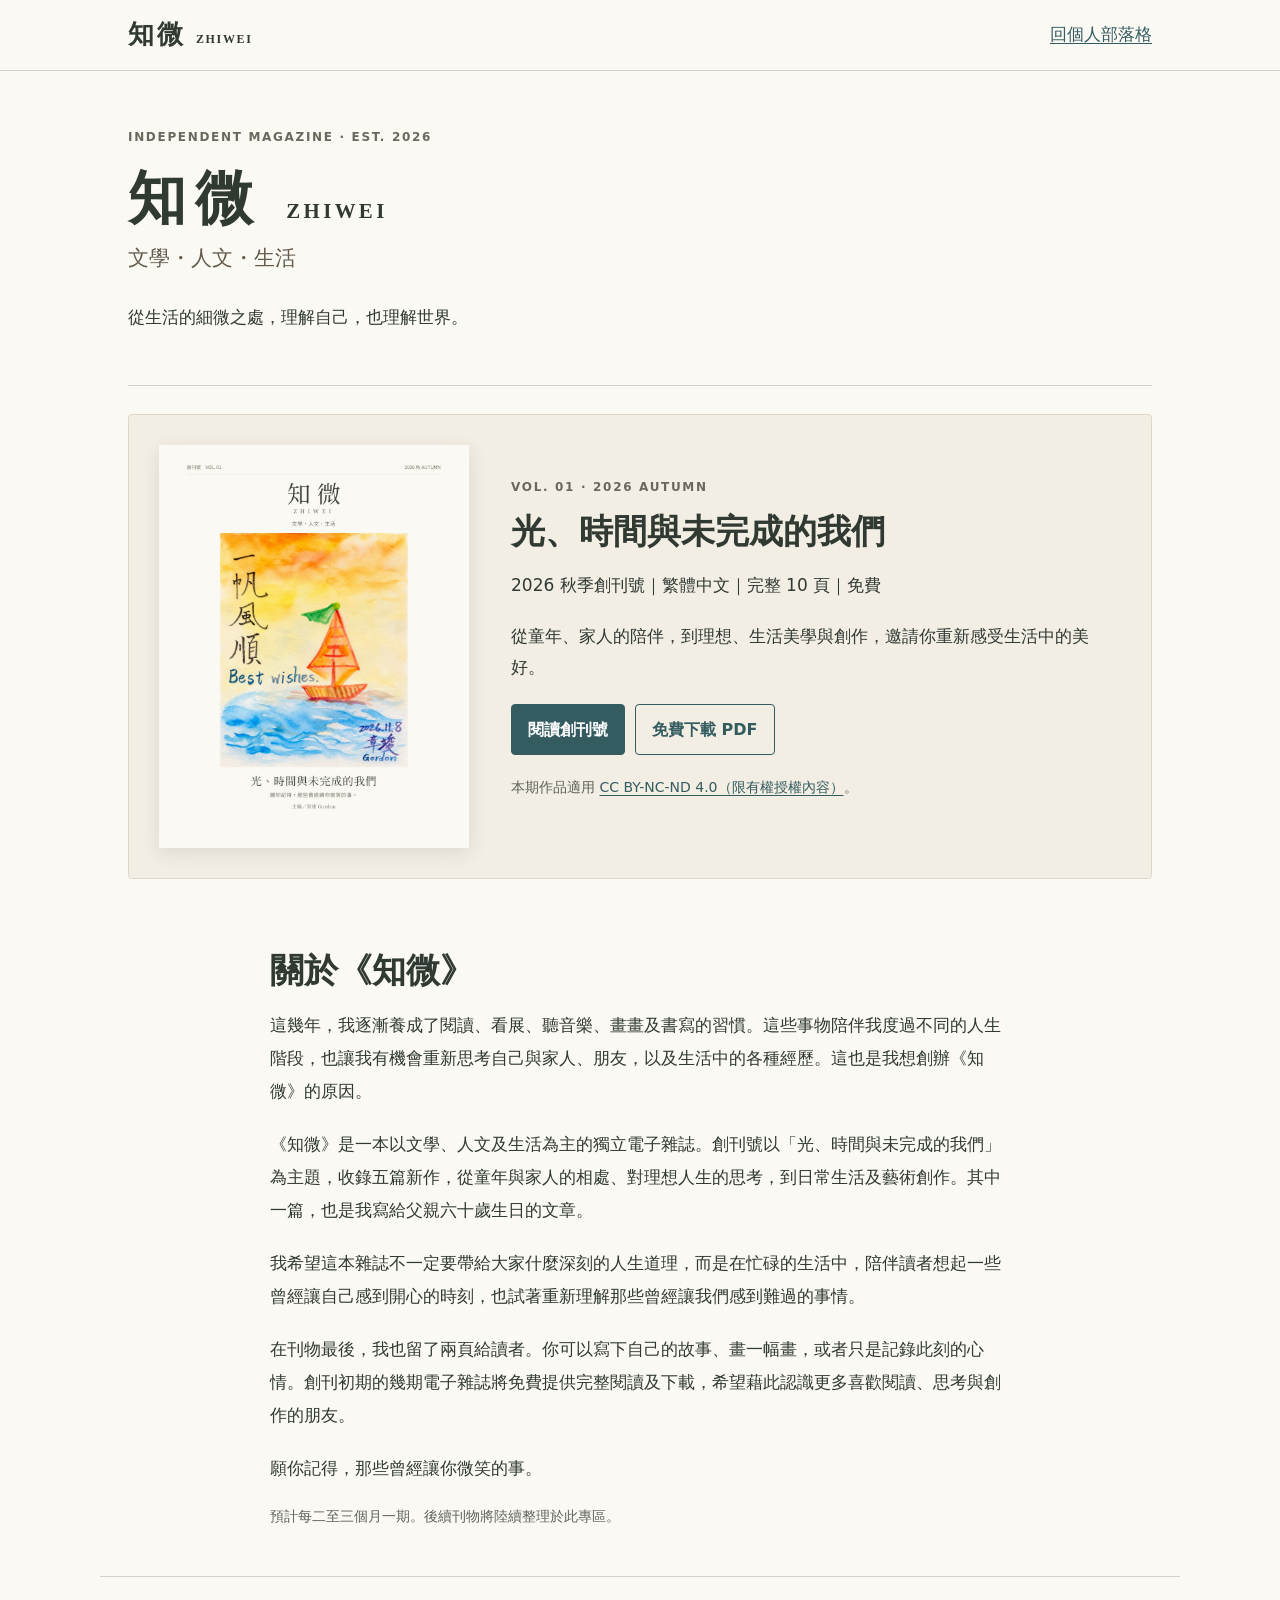
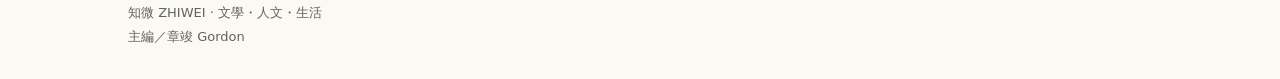
<file: zhiwei.html>
<!doctype html><html lang="zh-Hant-TW"><head><meta charset="utf-8"><meta name="viewport" content="width=device-width, initial-scale=1"><meta name="theme-color" content="#fbf9f4"><meta name="referrer" content="no-referrer"><meta http-equiv="Content-Security-Policy" content="default-src 'none'; style-src 'self'; img-src 'self'; base-uri 'none'; form-action 'none'; object-src 'none'; frame-src 'none'"><title>知微 ZHIWEI｜電子雜誌專區</title><meta name="description" content="文學、人文與生活獨立電子雜誌；歷期閱讀與免費下載。"><link rel="canonical" href="https://gordonchang666.github.io/zhiwei.html"><meta property="og:title" content="知微 ZHIWEI｜電子雜誌專區"><meta property="og:description" content="文學、人文與生活獨立電子雜誌；歷期閱讀與免費下載。"><meta property="og:image" content="https://gordonchang666.github.io/zhiwei-vol01-cover.jpg"><meta property="og:url" content="https://gordonchang666.github.io/zhiwei.html"><link rel="stylesheet" href="zhiwei-style.css"></head><body><a class="skip" href="#main">跳至主要內容</a><header><nav class="wrap nav" aria-label="主要導覽"><a href="zhiwei.html" class="brand">知微 <small>ZHIWEI</small></a><a href="https://gordonchang666.github.io/">回個人部落格</a></nav></header><main id="main" class="wrap"><section class="mast"><p class="kicker">INDEPENDENT MAGAZINE · EST. 2026</p><h1>知微 <span>ZHIWEI</span></h1><p class="lead">文學・人文・生活</p><p>從生活的細微之處，理解自己，也理解世界。</p></section><section class="issue-card"><a href="zhiwei-vol01.html"><img class="cover" src="zhiwei-vol01-cover.jpg" alt="知微創刊號封面：水彩帆船、一帆風順" width="907" height="1179"></a><div><p class="kicker">VOL. 01 · 2026 AUTUMN</p><h2>光、時間與未完成的我們</h2><p>2026 秋季創刊號｜繁體中文｜完整 10 頁｜免費</p><p>從童年、家人的陪伴，到理想、生活美學與創作，邀請你重新感受生活中的美好。</p><div class="actions"><a class="button" href="zhiwei-vol01.html">閱讀創刊號</a><a class="button secondary" href="zhiwei-2026-autumn-vol01.pdf" download>免費下載 PDF</a></div><p class="fine">本期作品適用 <a href="zhiwei-vol01.html#license">CC BY-NC-ND 4.0（限有權授權內容）</a>。</p></div></section><article class="prose"><h2>關於《知微》</h2><p>這幾年，我逐漸養成了閱讀、看展、聽音樂、畫畫及書寫的習慣。這些事物陪伴我度過不同的人生階段，也讓我有機會重新思考自己與家人、朋友，以及生活中的各種經歷。這也是我想創辦《知微》的原因。</p><p>《知微》是一本以文學、人文及生活為主的獨立電子雜誌。創刊號以「光、時間與未完成的我們」為主題，收錄五篇新作，從童年與家人的相處、對理想人生的思考，到日常生活及藝術創作。其中一篇，也是我寫給父親六十歲生日的文章。</p><p>我希望這本雜誌不一定要帶給大家什麼深刻的人生道理，而是在忙碌的生活中，陪伴讀者想起一些曾經讓自己感到開心的時刻，也試著重新理解那些曾經讓我們感到難過的事情。</p><p>在刊物最後，我也留了兩頁給讀者。你可以寫下自己的故事、畫一幅畫，或者只是記錄此刻的心情。創刊初期的幾期電子雜誌將免費提供完整閱讀及下載，希望藉此認識更多喜歡閱讀、思考與創作的朋友。</p><p>願你記得，那些曾經讓你微笑的事。</p><p class="fine">預計每二至三個月一期。後續刊物將陸續整理於此專區。</p></article></main><footer class="wrap foot">知微 ZHIWEI · 文學・人文・生活<br>主編／章竣 Gordon</footer></body></html>
</file>
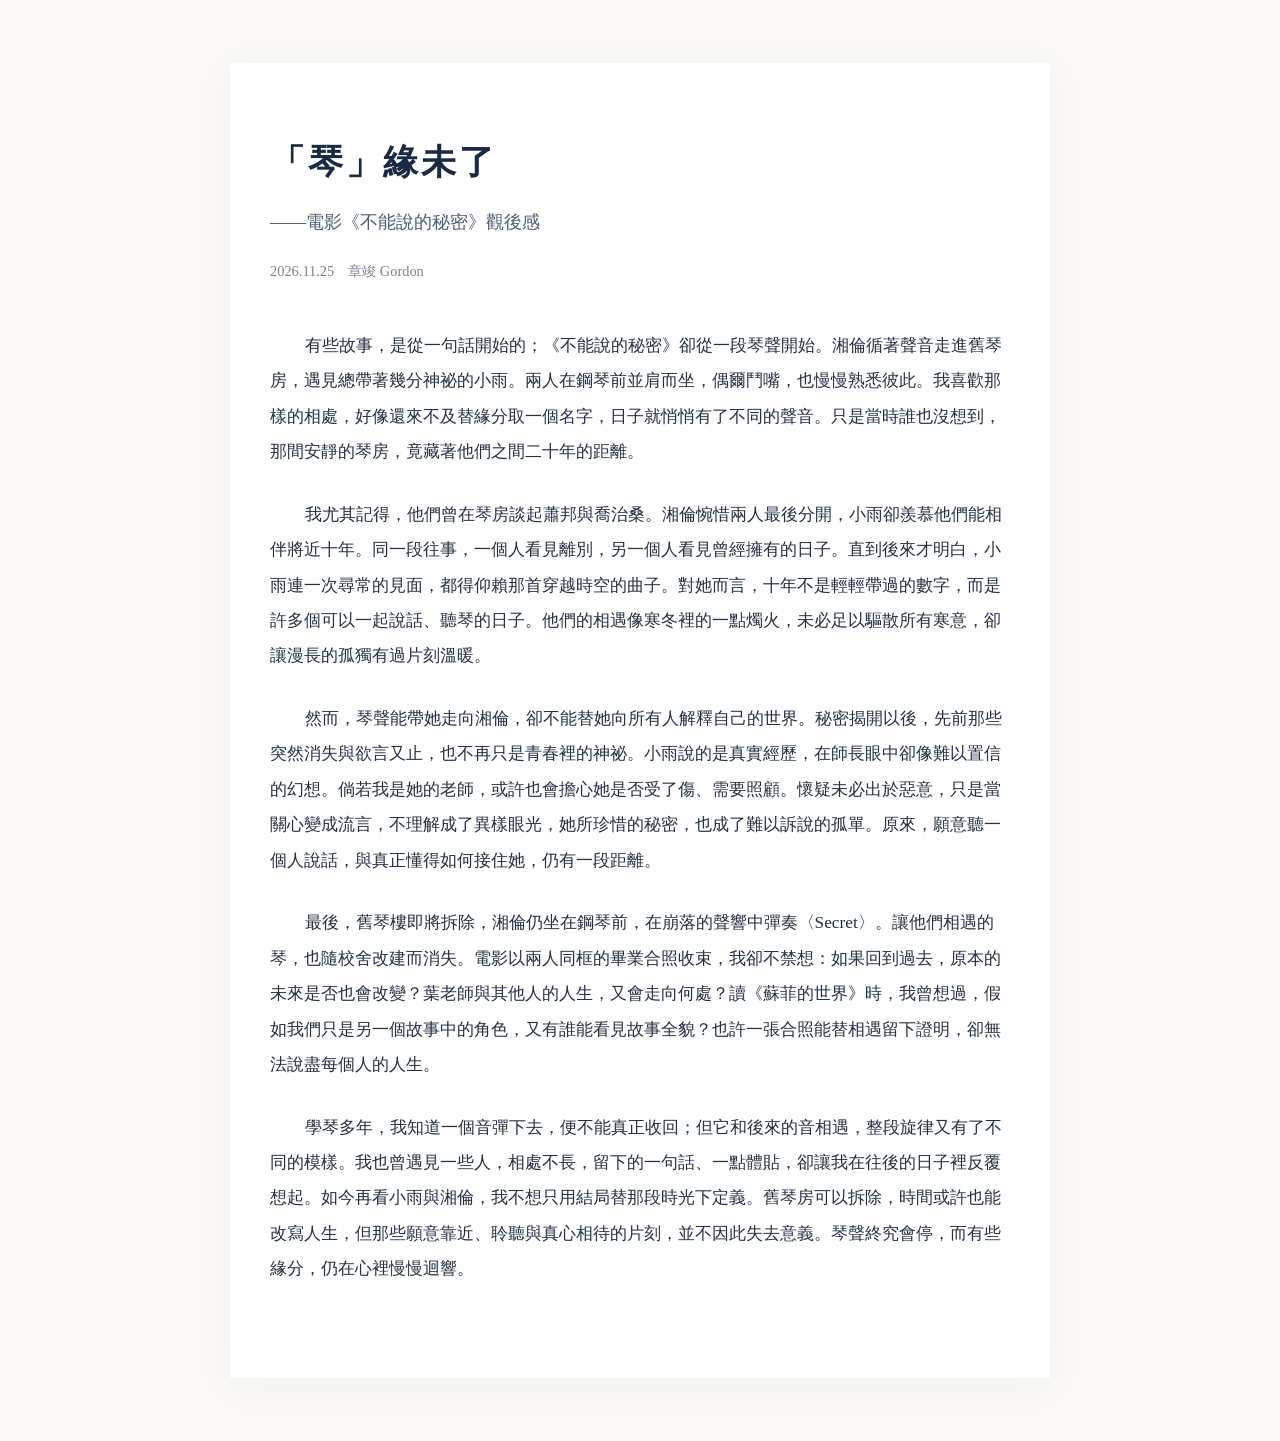
<file: 琴緣未了.html>
<!doctype html>
<html lang="zh-Hant"><head><meta charset="UTF-8"><meta name="viewport" content="width=device-width, initial-scale=1"><title>「琴」緣未了 ——電影《不能說的秘密》觀後感</title><style>
:root { color-scheme: light; } body {margin:0;background:#faf9f6;color:#253141;font-family:"Noto Serif TC","PingFang TC","Microsoft JhengHei",serif;line-height:2.05}
article {max-width:740px;margin:7vh auto;padding:4rem 2.5rem;background:white;box-shadow:0 8px 40px #2233440a}
h1 {font-size:2.2rem;letter-spacing:.08em;margin:0;color:#182b42} .sub {font-size:1.12rem;margin:.3rem 0 1rem;color:#4d5c70}
.meta {font-size:.9rem;color:#7b8490;margin:0 0 2.6rem} p {font-size:1.08rem;margin:0 0 1.7rem;text-indent:2em}
@media(max-width:780px){article {padding:2rem 1.3rem;margin:0;box-shadow:none}h1 {font-size:1.7rem}p{font-size:1rem}}
</style></head><body><article><header><h1>「琴」緣未了</h1><div class="sub">——電影《不能說的秘密》觀後感</div><div class="meta">2026.11.25　章竣 Gordon</div></header>
<p>有些故事，是從一句話開始的；《不能說的秘密》卻從一段琴聲開始。湘倫循著聲音走進舊琴房，遇見總帶著幾分神祕的小雨。兩人在鋼琴前並肩而坐，偶爾鬥嘴，也慢慢熟悉彼此。我喜歡那樣的相處，好像還來不及替緣分取一個名字，日子就悄悄有了不同的聲音。只是當時誰也沒想到，那間安靜的琴房，竟藏著他們之間二十年的距離。</p>
<p>我尤其記得，他們曾在琴房談起蕭邦與喬治桑。湘倫惋惜兩人最後分開，小雨卻羨慕他們能相伴將近十年。同一段往事，一個人看見離別，另一個人看見曾經擁有的日子。直到後來才明白，小雨連一次尋常的見面，都得仰賴那首穿越時空的曲子。對她而言，十年不是輕輕帶過的數字，而是許多個可以一起說話、聽琴的日子。他們的相遇像寒冬裡的一點燭火，未必足以驅散所有寒意，卻讓漫長的孤獨有過片刻溫暖。</p>
<p>然而，琴聲能帶她走向湘倫，卻不能替她向所有人解釋自己的世界。秘密揭開以後，先前那些突然消失與欲言又止，也不再只是青春裡的神祕。小雨說的是真實經歷，在師長眼中卻像難以置信的幻想。倘若我是她的老師，或許也會擔心她是否受了傷、需要照顧。懷疑未必出於惡意，只是當關心變成流言，不理解成了異樣眼光，她所珍惜的秘密，也成了難以訴說的孤單。原來，願意聽一個人說話，與真正懂得如何接住她，仍有一段距離。</p>
<p>最後，舊琴樓即將拆除，湘倫仍坐在鋼琴前，在崩落的聲響中彈奏〈Secret〉。讓他們相遇的琴，也隨校舍改建而消失。電影以兩人同框的畢業合照收束，我卻不禁想：如果回到過去，原本的未來是否也會改變？葉老師與其他人的人生，又會走向何處？讀《蘇菲的世界》時，我曾想過，假如我們只是另一個故事中的角色，又有誰能看見故事全貌？也許一張合照能替相遇留下證明，卻無法說盡每個人的人生。</p>
<p>學琴多年，我知道一個音彈下去，便不能真正收回；但它和後來的音相遇，整段旋律又有了不同的模樣。我也曾遇見一些人，相處不長，留下的一句話、一點體貼，卻讓我在往後的日子裡反覆想起。如今再看小雨與湘倫，我不想只用結局替那段時光下定義。舊琴房可以拆除，時間或許也能改寫人生，但那些願意靠近、聆聽與真心相待的片刻，並不因此失去意義。琴聲終究會停，而有些緣分，仍在心裡慢慢迴響。</p>
</article></body></html>
</file>
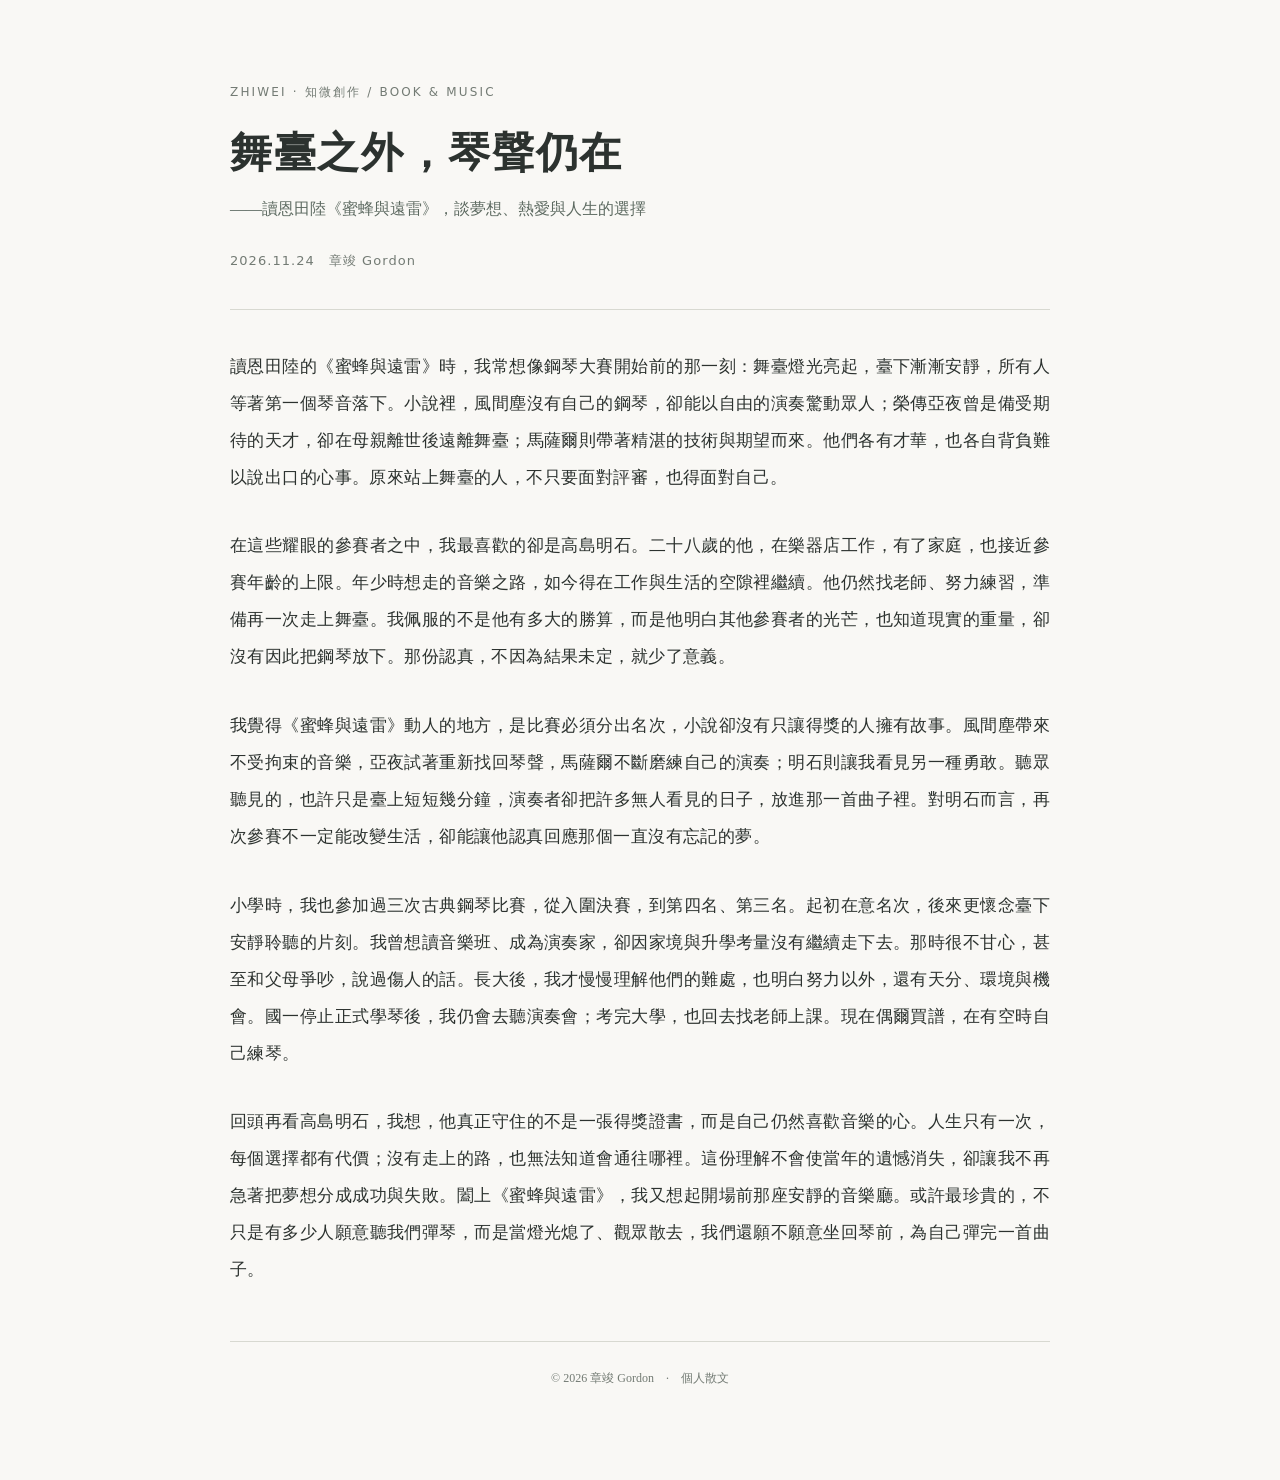
<file: 舞臺之外，琴聲仍在.html>
<!doctype html>
<html lang="zh-Hant">
<head>
  <meta charset="UTF-8">
  <meta name="viewport" content="width=device-width, initial-scale=1">
  <meta name="description" content="讀《蜜蜂與遠雷》，從高島明石的選擇，重新理解天賦、比賽與未曾離開的音樂熱愛。">
  <title>舞臺之外，琴聲仍在｜章竣 Gordon</title>
  <style>
    :root { color-scheme: light; --ink: #2c322f; --mute:#737b74; --paper:#f9f8f5; --rule:#d8d9d1; }
    * {box-sizing:border-box}
    body {margin:0; background:var(--paper); color:var(--ink); font-family:"Noto Serif TC","Source Han Serif TC","Songti TC","PMingLiU",serif; line-height:2.05; }
    .shell {width:min(820px,calc(100% - 44px)); margin:0 auto; padding:80px 0 90px; }
    .eyebrow {font-family:system-ui,sans-serif; text-transform:uppercase; letter-spacing:.18em; color:var(--mute); font-size:12px;}
    h1 {font-size:clamp(29px,5vw,42px); line-height:1.35; font-weight:600; letter-spacing:.04em; margin:20px 0 14px}
    .subtitle {font-size:16px; color:#5d6a61; line-height:1.8; margin:0 0 24px;}
    .meta {font-family:system-ui,sans-serif; color:var(--mute); font-size:13px; letter-spacing:.08em;}
    .divider {height:1px; background:var(--rule); margin:34px 0 38px}
    article p {font-size:17px; line-height:2.18; letter-spacing:.025em; text-align:justify; margin:0 0 1.85em;}
    .footer {margin-top:52px; padding-top:24px; border-top:1px solid var(--rule); color:var(--mute); font-size:12px; text-align:center}
    @media(max-width:640px) {.shell{padding:48px 0 60px} article p{font-size:16px;line-height:2.04;text-align:left}}
    @media print {body{background:white}.shell{width:100%;padding:15mm}}
  </style>
</head>
<body>
<main class="shell">
<header>
  <div class="eyebrow">ZHIWEI · 知微創作 / BOOK &amp; MUSIC</div>
  <h1>舞臺之外，琴聲仍在</h1>
  <p class="subtitle">——讀恩田陸《蜜蜂與遠雷》，談夢想、熱愛與人生的選擇</p>
  <div class="meta">2026.11.24　章竣 Gordon</div>
</header>
<div class="divider"></div>
<article>
        <p>讀恩田陸的《蜜蜂與遠雷》時，我常想像鋼琴大賽開始前的那一刻：舞臺燈光亮起，臺下漸漸安靜，所有人等著第一個琴音落下。小說裡，風間塵沒有自己的鋼琴，卻能以自由的演奏驚動眾人；榮傳亞夜曾是備受期待的天才，卻在母親離世後遠離舞臺；馬薩爾則帶著精湛的技術與期望而來。他們各有才華，也各自背負難以說出口的心事。原來站上舞臺的人，不只要面對評審，也得面對自己。</p>
        <p>在這些耀眼的參賽者之中，我最喜歡的卻是高島明石。二十八歲的他，在樂器店工作，有了家庭，也接近參賽年齡的上限。年少時想走的音樂之路，如今得在工作與生活的空隙裡繼續。他仍然找老師、努力練習，準備再一次走上舞臺。我佩服的不是他有多大的勝算，而是他明白其他參賽者的光芒，也知道現實的重量，卻沒有因此把鋼琴放下。那份認真，不因為結果未定，就少了意義。</p>
        <p>我覺得《蜜蜂與遠雷》動人的地方，是比賽必須分出名次，小說卻沒有只讓得獎的人擁有故事。風間塵帶來不受拘束的音樂，亞夜試著重新找回琴聲，馬薩爾不斷磨練自己的演奏；明石則讓我看見另一種勇敢。聽眾聽見的，也許只是臺上短短幾分鐘，演奏者卻把許多無人看見的日子，放進那一首曲子裡。對明石而言，再次參賽不一定能改變生活，卻能讓他認真回應那個一直沒有忘記的夢。</p>
        <p>小學時，我也參加過三次古典鋼琴比賽，從入圍決賽，到第四名、第三名。起初在意名次，後來更懷念臺下安靜聆聽的片刻。我曾想讀音樂班、成為演奏家，卻因家境與升學考量沒有繼續走下去。那時很不甘心，甚至和父母爭吵，說過傷人的話。長大後，我才慢慢理解他們的難處，也明白努力以外，還有天分、環境與機會。國一停止正式學琴後，我仍會去聽演奏會；考完大學，也回去找老師上課。現在偶爾買譜，在有空時自己練琴。</p>
        <p>回頭再看高島明石，我想，他真正守住的不是一張得獎證書，而是自己仍然喜歡音樂的心。人生只有一次，每個選擇都有代價；沒有走上的路，也無法知道會通往哪裡。這份理解不會使當年的遺憾消失，卻讓我不再急著把夢想分成成功與失敗。闔上《蜜蜂與遠雷》，我又想起開場前那座安靜的音樂廳。或許最珍貴的，不只是有多少人願意聽我們彈琴，而是當燈光熄了、觀眾散去，我們還願不願意坐回琴前，為自己彈完一首曲子。</p>
</article>
<footer class="footer">© 2026 章竣 Gordon　·　個人散文</footer>
</main>
</body>
</html>
</file>
<file: styles.css>
:root{--paper:#f6f3ed;--paper-dark:#ede8df;--ink:#27352e;--ink-light:#59645e;--accent:#a15f48;--accent-deep:#7b4534;--line:#d8d1c5;--deep:#253b34;--white:#fffefa;--serif:"Noto Serif TC","Songti TC","STSong","PMingLiU",serif;--sans:"PingFang TC","Noto Sans TC","Microsoft JhengHei",sans-serif}
*{box-sizing:border-box}html{scroll-behavior:smooth}body{margin:0;color:var(--ink);background:var(--paper);font-family:var(--sans);line-height:1.7;-webkit-font-smoothing:antialiased}button,a{outline-offset:4px}a{color:inherit;text-decoration:none}button{font:inherit}img{display:block;max-width:100%}[hidden]{display:none!important}.wrap{width:min(1152px,calc(100% - 64px));margin-inline:auto}.grain{position:fixed;inset:0;z-index:99;pointer-events:none;opacity:.06;background-image:url("data:image/svg+xml,%3Csvg viewBox='0 0 180 180' xmlns='http://www.w3.org/2000/svg'%3E%3Cfilter id='n'%3E%3CfeTurbulence type='fractalNoise' baseFrequency='.8' numOctaves='3' stitchTiles='stitch'/%3E%3C/filter%3E%3Crect width='100%25' height='100%25' filter='url(%23n)' opacity='.3'/%3E%3C/svg%3E")}.skip-link{position:absolute;left:8px;top:-70px;z-index:101;background:white;padding:10px}.skip-link:focus{top:8px}.site-header{position:sticky;top:0;z-index:20;background:rgba(246,243,237,.96);backdrop-filter:blur(14px);border-bottom:1px solid var(--line)}.header-inner{height:89px;display:flex;align-items:center;gap:30px}.brand{display:flex;align-items:center;gap:12px;min-width:max-content}.brand-mark{font-family:Georgia,serif;font-size:43px;line-height:1;color:var(--deep)}.brand-dot{color:var(--accent)}.brand-title{display:flex;flex-direction:column;line-height:1.3}.brand-title strong{font-size:16px;letter-spacing:.05em;font-weight:650}.brand-title small{font-size:9px;letter-spacing:.22em;color:var(--ink-light);margin-top:5px}.site-nav{display:flex;gap:27px;margin-left:auto}.site-nav a{font-size:13px;color:var(--ink-light);transition:color .2s}.site-nav a:hover,.text-link:hover{color:var(--accent)}.nav-read{font-size:12px;padding:11px 14px;border:1px solid #b7c0b9;border-radius:2px;white-space:nowrap}.nav-read span{margin-left:10px}.eyebrow{font-size:11px;font-weight:700;letter-spacing:.18em;color:var(--accent);text-transform:uppercase}.tiny-star{font-size:15px;padding-right:6px}.hero{display:grid;grid-template-columns:1.1fr .9fr;gap:66px;align-items:center;padding-block:85px 102px;min-height:652px}.hero-copy{padding:4px 0}.hero h1{font-family:var(--serif);font-weight:600;font-size:clamp(36px,4vw,56px);line-height:1.47;letter-spacing:.02em;margin:29px 0}.hero h1 em{font-style:normal;color:var(--accent)}.hero-description{font-size:15px;line-height:2.15;color:var(--ink-light);max-width:495px}.hero-actions{display:flex;align-items:center;gap:28px;margin-top:36px}.primary-btn{display:inline-flex;align-items:center;justify-content:space-between;gap:30px;background:var(--deep);color:white;padding:15px 21px;font-size:13px;min-width:193px;transition:background .2s}.primary-btn:hover{background:var(--accent-deep)}.text-link{font-size:13px;border-bottom:1px solid #b0b6ae;padding-bottom:5px}.text-link span{padding-left:11px}.hero-note{font-family:var(--serif);font-size:12px;letter-spacing:.14em;color:#a2a49d;margin-top:66px}.hero-visual{height:520px;position:relative;overflow:hidden;background:#c6d0c8;background-image:radial-gradient(ellipse at 80% 18%,#e7ddc8 0%,transparent 37%),linear-gradient(153deg,#d9dfd6,#a3b9af 68%,#78988c);box-shadow:18px 18px 0 var(--paper-dark)}.visual-orbit{position:absolute;border:1px solid rgba(255,255,245,.48);border-radius:50%;width:470px;height:470px;left:35%;top:6%}.orbit-two{width:365px;height:365px;top:17%;left:44%}.visual-stars{position:absolute;left:9%;top:10%;font-family:Georgia,serif;font-size:31px;color:#f7efdb;letter-spacing:30px}.visual-stars span{font-size:50px}.visual-card{position:absolute;left:11%;right:11%;top:28%;background:rgba(247,246,235,.86);padding:28px 29px 24px;box-shadow:0 15px 40px #41554a17;backdrop-filter:blur(5px)}.visual-card>span{font-family:Georgia,serif;font-size:10px;letter-spacing:.17em;color:#607c6c}.visual-lines{display:flex;align-items:center;gap:7px;height:41px}.visual-lines i{display:block;width:2px;background:#c49e84;border-radius:8px;height:16px}.visual-lines i:nth-child(2){height:30px}.visual-lines i:nth-child(3){height:24px}.visual-lines i:nth-child(4){height:9px}.visual-card p{font-family:var(--serif);font-size:20px;line-height:2;letter-spacing:.07em;margin:8px 0 16px}.visual-card small{font-size:10px;letter-spacing:.09em;color:#738076}.visual-bottom{position:absolute;bottom:22px;left:10%;color:#edf2eb;font-size:10px;letter-spacing:.28em}.ticker-border{border-block:1px solid var(--line)}.ticker{display:flex;justify-content:space-between;align-items:center;gap:20px;min-height:75px}.ticker>span{font-size:13px;white-space:nowrap}.ticker i{font-family:Georgia,serif;font-style:normal;font-size:10px;color:#969a91;letter-spacing:.09em;margin-left:12px}.ticker b{font-weight:400;color:var(--accent);font-size:16px}.section{padding-block:105px}.section-heading h2{font-family:var(--serif);font-weight:600;font-size:clamp(28px,3.1vw,42px);line-height:1.5;letter-spacing:.03em;margin:15px 0}.section-heading p{font-size:14px;line-height:2;color:var(--ink-light)}.two-col-head{display:grid;grid-template-columns:1fr 1fr;gap:80px;align-items:end}.two-col-head>p{max-width:425px;margin:0 0 8px auto}.about-grid{display:grid;grid-template-columns:1fr .85fr;gap:92px;margin-top:55px}.about-statement{border-left:2px solid var(--accent);padding-left:30px}.about-statement p{font-family:var(--serif);font-size:18px;line-height:2.25;letter-spacing:.03em;margin:0}.signoff{font:italic 25px Georgia,serif;color:var(--accent);margin-top:35px}.signoff span{font:normal 12px var(--sans);color:var(--ink-light);margin-left:8px}.about-facts>div{display:flex;flex-direction:column;gap:5px;border-bottom:1px solid var(--line);padding:19px 0}.about-facts>div:first-child{padding-top:0}.about-facts span{font-size:12px;color:var(--accent)}.about-facts strong{font-size:15px;font-weight:500}.section-tint{background:var(--paper-dark);border-block:1px solid var(--line)}.journal-top{display:flex;justify-content:space-between;align-items:end}.journal-top p{margin:0}.section-side-mark{font-family:Georgia,serif;font-size:25px;color:#b7ae9e;text-align:right;line-height:1.08;letter-spacing:.06em}.category-grid{display:grid;grid-template-columns:repeat(3,1fr);gap:16px;margin-top:40px}.category-card{display:flex;flex-direction:column;min-height:240px;padding:24px 24px 21px;background:var(--paper);border:1px solid #e0dace;transition:transform .2s,box-shadow .2s}.category-card:hover{transform:translateY(-4px);box-shadow:0 18px 30px #4c463013}.category-card-top{display:flex;justify-content:space-between;font:11px Georgia,serif;letter-spacing:.12em;color:var(--accent)}.category-card-top span:last-child{font-size:17px}.category-num{color:#c7c1b4;font:33px Georgia,serif;margin-top:16px}.category-card h3{font-family:var(--serif);font-size:23px;font-weight:600;margin:1px 0 8px}.category-card p{font-size:12px;color:var(--ink-light);line-height:1.8;margin:0}.journal-list-head{display:flex;align-items:baseline;justify-content:space-between;margin-top:75px}.journal-list-head h3{font-family:var(--serif);font-size:24px;font-weight:600;margin:0}.journal-list-head p{font-size:12px;color:var(--ink-light)}.filter-row{display:flex;gap:9px;flex-wrap:wrap;margin:22px 0 24px}.filter{background:transparent;border:1px solid #c6c2b8;padding:8px 16px;border-radius:30px;font-size:12px;color:var(--ink-light);cursor:pointer}.filter.active,.filter:hover{background:var(--deep);border-color:var(--deep);color:white}.posts-grid{display:grid;grid-template-columns:repeat(2,minmax(0,1fr));gap:22px}.post-card{background:var(--white);border:1px solid #ddd7ca}.post-card-link{display:grid;grid-template-columns:38% 62%;height:100%}.post-thumb{min-height:292px;overflow:hidden}.post-thumb-image{width:100%;height:100%;object-fit:cover}.post-thumb-art{height:100%;width:100%;min-height:292px;background:linear-gradient(145deg,#879f92,#d3d6c6);position:relative;overflow:hidden;display:flex;justify-content:center;align-items:center}.post-thumb-art:before,.post-thumb-art:after{content:"";position:absolute;border:1px solid #ffffff8a;border-radius:50%;height:250px;width:250px;right:-95px;top:-60px}.post-thumb-art:after{height:170px;width:170px;right:-50px;top:-12px}.post-thumb-art span{position:absolute;left:25px;top:20px;color:#eee9d8;font-size:24px}.post-thumb-art div{height:100px;width:100px;background:#eae4d2;border-radius:50%;box-shadow:0 0 40px #f4edc888}.post-thumb-art small{position:absolute;bottom:22px;left:22px;color:#f9f8e9;font:10px Georgia,serif;letter-spacing:.13em}.post-card-text{padding:26px 27px 24px;display:flex;flex-direction:column}.post-meta{font-size:11px;color:var(--accent)}.post-meta span{color:#b2afa5;margin:0 4px}.post-card h3{font-family:var(--serif);font-size:25px;line-height:1.55;margin:17px 0 0}.post-subtitle{color:var(--ink-light);font-size:12px;margin:5px 0 14px}.post-excerpt{font-size:13px;color:var(--ink-light);line-height:1.9;margin:0 0 15px}.read-more{font-size:12px;color:var(--accent);margin-top:auto;padding-top:12px}.read-more span{margin-left:6px}.empty-state{grid-column:1/-1;padding:55px 24px;text-align:center;border:1px dashed #c9c2b3}.empty-state>span{font-size:30px;color:var(--accent)}.empty-state h3{font-family:var(--serif);font-weight:500}.empty-state p{font-size:13px;color:var(--ink-light)}.empty-state a{font-size:13px;color:var(--accent);border-bottom:1px solid var(--accent)}.focus-grid{display:grid;grid-template-columns:repeat(3,1fr);gap:17px;margin-top:50px}.focus-grid article{min-height:257px;background:#eae9e0;padding:25px;display:flex;flex-direction:column}.focus-grid article:nth-child(2){background:#e7ebe3}.focus-grid article:nth-child(3){background:#eee6de}.focus-num{font:12px Georgia,serif;color:var(--accent)}.focus-grid h3{font-family:var(--serif);font-size:22px;font-weight:600;margin:24px 0 9px}.focus-grid p{font-size:13px;color:var(--ink-light);line-height:1.9;margin:0}.focus-label{font:10px Georgia,serif;letter-spacing:.12em;color:#8d978e;margin-top:auto;padding-top:25px}.contact-section{background:var(--deep);color:#f7f4e9;padding:80px 0 90px}.contact-inner{display:flex;justify-content:space-between;align-items:center}.contact-section .eyebrow{color:#d2b29f}.contact-section h2{font:500 clamp(30px,3.6vw,48px)/1.5 var(--serif);margin:10px 0}.contact-section h2 em{font-style:normal;color:#d9bda8}.contact-section p{font-size:14px;color:#d1d9d2}.contact-deco{font:italic 170px Georgia,serif;line-height:1;color:#829387;opacity:.33}.contact-deco span{color:#c7a693}.social-btn{display:inline-block;border:1px solid #bbc6bd;padding:10px 17px;font-size:13px;margin:14px 10px 0 0}.social-btn:hover{background:#fff2}.social-secondary{border-color:#849d8c}.social-pending{font-size:12px!important;color:#bac9c0!important;font-style:italic}.site-footer{background:#1b2b26;color:#becac2}.footer-inner{display:flex;justify-content:space-between;gap:20px;padding-block:25px;font-size:11px}.article-shell{max-width:870px;padding:42px 0 110px}.back-link{font-size:13px;color:var(--accent);border-bottom:1px solid var(--accent);padding-bottom:5px}.full-article{margin-top:67px}.article-eyebrow{font-size:12px;color:var(--accent)}.article-eyebrow span{margin-inline:6px;color:#afaaa0}.full-article h1{font:600 clamp(34px,5vw,52px)/1.45 var(--serif);margin:15px 0}.article-subtitle{font:18px var(--serif);color:var(--ink-light);margin:0 0 19px}.article-byline{font-size:12px;color:#8f918a;letter-spacing:.06em}.article-cover-pending{height:350px;margin:46px 0 55px;background:linear-gradient(140deg,#98ada1,#d9d9c6);display:flex;align-items:center;justify-content:center;flex-direction:column;color:#f9f9ef;position:relative;overflow:hidden}.article-cover-pending:before{content:"";position:absolute;width:390px;height:390px;border:1px solid #ffffff88;border-radius:50%;top:-140px;right:-120px}.placeholder-symbol{font-size:53px;color:#f5e9d1}.article-cover-pending p{font-family:var(--serif);font-size:21px;letter-spacing:.1em}.article-cover-pending small{font-size:12px;text-align:center;padding:0 20px}.article-cover{margin:46px 0 50px}.article-cover img{width:100%;max-height:550px;object-fit:cover}.article-cover figcaption{font-size:12px;color:var(--ink-light);text-align:center;margin-top:11px}.article-prose{font-family:var(--serif);font-size:18px;letter-spacing:.018em;line-height:2.35;max-width:710px;margin:0 auto}.article-prose p{margin:0 0 2.15em}.article-footnote{max-width:710px;margin:38px auto 0;color:var(--ink-light);font-size:13px;line-height:1.9}.article-endmark{text-align:center;color:var(--accent);font-size:24px;margin:60px 0 20px}.article-bottom{text-align:center}.article-bottom p{font:16px var(--serif);color:var(--ink-light)}.article-bottom a{font-size:12px;color:var(--accent)}section[id]{scroll-margin-top:110px}
@media(max-width:1000px){.wrap{width:min(100% - 44px,950px)}.site-nav{gap:17px}.hero{gap:34px}.hero-visual{height:460px}.visual-card p{font-size:17px}.hero h1{font-size:40px}.ticker i{display:none}.about-grid{gap:45px}.post-card-link{grid-template-columns:1fr}.post-thumb{height:240px;min-height:0}.post-thumb-art{min-height:240px}.post-card-text{min-height:270px}}
@media(max-width:720px){.wrap{width:calc(100% - 38px)}.header-inner{height:auto;min-height:71px;flex-wrap:wrap;gap:12px;padding-block:13px}.brand-mark{font-size:35px}.brand-title strong{font-size:14px}.brand-title small{font-size:8px}.site-nav{order:3;display:flex;width:100%;justify-content:space-between;gap:8px;overflow:auto;padding-top:4px}.site-nav a{font-size:12px;white-space:nowrap}.nav-read{margin-left:auto;font-size:11px;padding:7px 10px}.hero{grid-template-columns:1fr;min-height:auto;padding-block:55px 74px;gap:40px}.hero h1{font-size:clamp(32px,8vw,47px);margin-top:20px}.hero-description{font-size:14px}.hero-visual{height:385px;box-shadow:10px 10px 0 var(--paper-dark)}.visual-card{top:27%;left:11%;right:11%}.visual-card p{font-size:17px}.hero-note{margin-top:38px}.ticker{min-height:72px;flex-wrap:wrap;justify-content:center;gap:8px 16px;padding-block:16px}.ticker span{font-size:11px}.ticker b{font-size:10px}.section{padding-block:74px}.section-heading h2{font-size:31px}.two-col-head{grid-template-columns:1fr;gap:8px}.two-col-head>p{margin:0;max-width:none}.about-grid{grid-template-columns:1fr;gap:34px;margin-top:37px}.about-statement p{font-size:16px}.journal-top{align-items:start}.section-side-mark{display:none}.category-grid{grid-template-columns:1fr;gap:12px;margin-top:30px}.category-card{min-height:auto;padding:17px 20px 20px}.category-num{font-size:26px;margin-top:3px}.category-card h3{font-size:20px}.journal-list-head{margin-top:52px}.posts-grid{grid-template-columns:1fr}.post-card-link{grid-template-columns:35% 65%}.post-thumb{height:auto;min-height:230px}.post-thumb-art{min-height:230px}.post-card-text{min-height:260px;padding:20px}.post-card h3{font-size:22px}.post-excerpt{font-size:12px}.focus-grid{grid-template-columns:1fr;gap:12px;margin-top:30px}.focus-grid article{min-height:210px}.focus-grid h3{margin-top:18px}.contact-section{padding-block:63px}.contact-deco{display:none}.contact-section h2{font-size:31px}.footer-inner{flex-direction:column;gap:7px}.article-shell{padding-top:30px}.full-article{margin-top:48px}.article-prose{font-size:16px;line-height:2.25}.article-cover-pending{height:270px;margin-block:32px 45px}.full-article h1{font-size:34px}.article-subtitle{font-size:16px}}
@media(max-width:460px){.post-card-link{grid-template-columns:1fr}.post-thumb,.post-thumb-art{height:210px;min-height:210px}.post-card-text{min-height:240px}.hero-actions{gap:19px}.primary-btn{min-width:0;gap:10px;padding-inline:16px}.visual-card{padding:21px}.visual-card p{font-size:16px}.hero-visual{height:350px}.ticker b:last-of-type{display:none}}
@media(prefers-reduced-motion:reduce){html{scroll-behavior:auto}*,*:before,*:after{transition:none!important;animation:none!important}}

/* 初版新增：首頁完整自我介紹入口 */
.about-more{display:inline-flex;align-items:center;gap:15px;border-bottom:1px solid var(--accent);padding:0 0 5px;color:var(--accent);font-size:13px;margin-top:20px}.about-more:hover{color:var(--accent-deep)}.article-prose{overflow-wrap:anywhere}.full-article:has(.article-cover-pending) .article-prose{margin-top:8px}
</file>
<file: zhiwei-style.css>
*{box-sizing:border-box}html{scroll-behavior:smooth;scroll-padding-top:1rem}body{margin:0;background:#fbf9f4;color:#303932;font:17px/1.85 system-ui,-apple-system,"PingFang TC","Microsoft JhengHei",sans-serif;overflow-wrap:break-word}a{color:#345c60;text-underline-offset:.2em}a:focus-visible{outline:3px solid #a05e33;outline-offset:4px}.wrap{max-width:1080px;margin:auto;padding:0 28px}header{border-bottom:1px solid #d7d2c7}.nav{display:flex;align-items:center;justify-content:space-between;gap:12px;min-height:70px}.brand{font:600 26px/1.4 Georgia,"Songti TC","Noto Serif TC",serif;letter-spacing:.12em;text-decoration:none;color:#303932}.brand small{font-size:12px;letter-spacing:.14em}.skip{position:absolute;left:8px;top:-100px;background:white;padding:8px}.skip:focus{top:8px;z-index:10}.mast{padding:55px 0 32px;border-bottom:1px solid #d7d2c7;margin-bottom:28px}.mast h1{font-size:58px;letter-spacing:.16em;margin:0}.mast h1 span{font-size:.36em;letter-spacing:.16em}.kicker{font-size:12px;letter-spacing:.14em;color:#6b675d;font-weight:600;margin:0 0 10px}.lead{font-size:21px;color:#645b4c}h1,h2,h3{font-family:Georgia,"Noto Serif TC","Songti TC","PMingLiU",serif;font-weight:600;line-height:1.4;margin:0 0 14px}h1{font-size:clamp(29px,4vw,43px)}h2{font-size:clamp(25px,3vw,34px)}h3{font-size:21px}p{margin:0 0 1.15em}.issue-card{display:grid;grid-template-columns:minmax(0,310px) minmax(0,1fr);align-items:center;gap:42px;padding:30px;background:#f2eee4;border:1px solid #ded7c9;border-radius:4px;margin:26px 0 38px}.cover{display:block;width:100%;height:auto;box-shadow:0 5px 18px #302e231c}.actions{display:flex;flex-wrap:wrap;gap:10px;margin:20px 0}.button{display:inline-flex;align-items:center;justify-content:center;min-height:46px;background:#345c60;color:white;padding:10px 16px;border:1px solid #345c60;border-radius:4px;text-decoration:none;font-weight:600;font-size:16px}.button.secondary{background:transparent;color:#345c60}.fine,.by,.en{font-size:14px;color:#5e625a}.en{font-family:Georgia,serif;font-style:italic}.prose{max-width:740px;margin:0 auto;padding:30px 0}.prose p:not(.kicker):not(.fine):not(.by):not(.en):not(.signature){line-height:1.95}.entry{border-top:1px solid #d7d2c7;padding:44px 0}.entry h2{margin-top:4px}.subtitle{font-weight:600}.signature{text-align:right;color:#5e625a}.contents{border-top:1px solid #d7d2c7}.contents li{padding:4px 0}.gallery{display:grid;grid-template-columns:1fr 1fr;gap:18px}.gallery figure{margin:0}.gallery img{display:block;width:100%;height:200px;object-fit:contain;background:#ede9df}.gallery figcaption{font-size:14px;margin-top:8px}.prompts li{margin-bottom:16px}.top{font-size:14px}.license{border:1px solid #d7d2c7;background:#f2eee4;padding:24px;max-width:740px;margin:15px auto 40px}.license h2{font-size:23px}.foot{font-size:13px;color:#626358;padding-top:24px;padding-bottom:30px;border-top:1px solid #d7d2c7}.back{margin-top:22px;font-size:15px}@media(max-width:680px){.wrap{padding-left:18px;padding-right:18px}.mast{padding-top:30px}.mast h1{font-size:43px}.issue-card{grid-template-columns:1fr;gap:22px;padding:18px;margin-top:18px}.cover{max-width:285px;margin:auto}.nav{font-size:14px}.prose{padding:24px 0}.entry{padding:34px 0}.gallery{gap:12px}.gallery img{height:auto;max-height:200px}.license{padding:18px}.button{flex:1 1 180px}}@media(prefers-reduced-motion:reduce){html{scroll-behavior:auto}}
</file>
